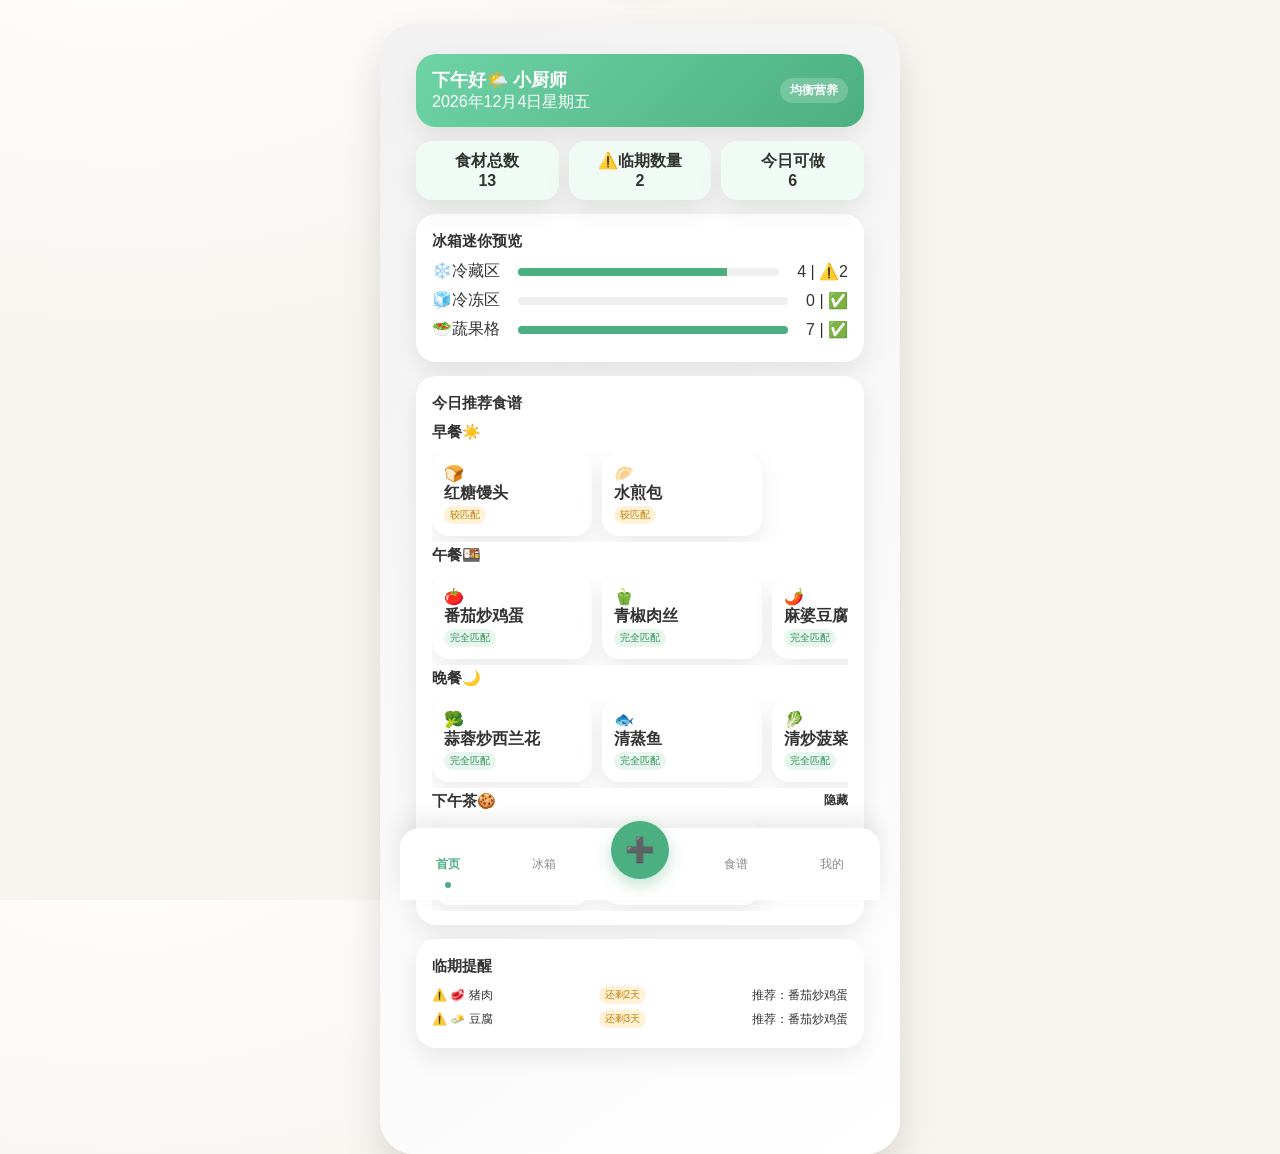
<file: v5.html>
﻿<!doctype html>
<html lang="zh-CN">
<head>
  <meta charset="utf-8" />
  <meta name="viewport" content="width=device-width, initial-scale=1, viewport-fit=cover" />
  <title>冰箱管家</title>
  <style>
    :root{--p:#4CAF82;--s:#FF8C42;--bg:#F8F5F0;--card:#fff;--t:#333;--m:#888;--danger:#FF5252;--warn:#FFB300;--shadow:0 10px 25px rgba(0,0,0,.08);--r:20px;--nav:72px;--safe:env(safe-area-inset-bottom);--font:"Nunito","Segoe UI","PingFang SC","Microsoft YaHei",sans-serif}
    [data-theme="dark"]{--bg:#121212;--card:#1E1E1E;--t:#EDEDED;--m:#A0A0A0;--shadow:0 10px 25px rgba(0,0,0,.35)}
    *{box-sizing:border-box} html,body{height:100%} body{margin:0;background:radial-gradient(1200px 800px at 10% -10%,#fff 0%,var(--bg) 55%);color:var(--t);font-family:var(--font)}
    .app{max-width:480px;margin:0 auto;min-height:100%;padding-bottom:calc(var(--nav) + var(--safe));animation:fadeIn .5s}
    .frame{max-width:520px;margin:24px auto;padding:12px;border-radius:34px;background:linear-gradient(145deg,#f1f1f1,#fff);box-shadow:0 20px 40px rgba(0,0,0,.12)}
    @media(max-width:560px){.frame{padding:0;background:transparent;box-shadow:none;margin:0}}
    .page{padding:18px 16px 8px;display:none;animation:fadeIn .35s} .page.active{display:block}
    .card{background:var(--card);border-radius:var(--r);box-shadow:var(--shadow);padding:14px 16px;margin-bottom:14px;transition:transform .18s ease, box-shadow .18s ease}
    .card.float:hover{transform:translateY(-4px);transition:.18s}
    .card:active{transform:translateY(1px)}
    .row{display:flex;gap:10px;align-items:center} .space{justify-content:space-between}
    .pill{padding:4px 10px;border-radius:999px;background:#eaf7f1;color:var(--p);font-size:12px;font-weight:700}
    .btn{border:0;background:var(--p);color:#fff;padding:10px 14px;border-radius:14px;font-weight:700;cursor:pointer;min-height:44px;transition:transform .12s,box-shadow .2s;box-shadow:0 6px 16px rgba(76,175,130,.35)}
    .btn.secondary{background:var(--s);box-shadow:0 6px 16px rgba(255,140,66,.35)}
    .btn.ghost{background:transparent;color:var(--t);border:1px dashed rgba(0,0,0,.15);box-shadow:none}
    .btn:active{transform:scale(.97)}
    .title{font-size:18px;font-weight:800} .sec{font-size:15px;font-weight:800;margin:4px 0 10px}
    .nav{position:fixed;left:50%;transform:translateX(-50%);bottom:0;width:min(480px,100%);height:calc(var(--nav) + var(--safe));background:var(--card);box-shadow:0 -10px 25px rgba(0,0,0,.08);border-radius:20px 20px 0 0;display:grid;grid-template-columns:repeat(5,1fr);align-items:center;padding-bottom:var(--safe);z-index:20}
    .nav .tab{text-align:center;font-size:12px;color:var(--m);cursor:pointer;min-height:64px;display:flex;align-items:center;justify-content:center;position:relative} 
    .nav .tab.active{color:var(--p);font-weight:800}
    .nav .tab.pressed{transform:scale(.96)}
    .nav .tab::after{content:"";position:absolute;bottom:8px;left:50%;width:6px;height:6px;border-radius:50%;background:var(--p);transform:translateX(-50%) scale(0);transition:.2s}
    .nav .tab.active::after{transform:translateX(-50%) scale(1)}
    .nav .plus{margin-top:-28px} .nav .plus .btn{width:58px;height:58px;border-radius:50%;padding:0;font-size:24px}
    .welcome{background:linear-gradient(135deg,#6ed3a6,var(--p));color:#fff} .welcome .pill{background:rgba(255,255,255,.2);color:#fff}
    .stat{display:grid;grid-template-columns:repeat(3,1fr);gap:10px} .stat .card{text-align:center;padding:10px 6px;border-radius:16px;background:#f1fbf6;font-weight:800}
    .progress{height:8px;background:#f0f0f0;border-radius:999px;overflow:hidden} .progress span{display:block;height:100%;background:var(--p)}
    .scroll{display:flex;gap:10px;overflow-x:auto;padding-bottom:6px}
    .recipe{min-width:160px;background:var(--card);border-radius:18px;padding:12px;box-shadow:var(--shadow);cursor:pointer;transition:transform .18s ease}
    .recipe:active{transform:scale(.98)}
    .tabs{display:flex;gap:10px;overflow-x:auto;margin-bottom:10px}
    .tab-pill{white-space:nowrap;padding:8px 12px;border-radius:999px;background:#f1f1f1;font-size:12px;cursor:pointer;min-height:44px;display:inline-flex;align-items:center}
    .tab-pill.active{background:var(--p);color:#fff;font-weight:800}
    .grid2{display:grid;grid-template-columns:repeat(3,1fr);gap:8px}
    @media(max-width:420px){.grid2{grid-template-columns:repeat(2,1fr)}}
    .food{background:var(--card);border-radius:16px;padding:8px;box-shadow:var(--shadow);position:relative;min-height:96px;transition:transform .18s ease}
    .food:active{transform:scale(.98)}
    .food .emoji{font-size:26px;text-align:center} .food .name{font-weight:800;font-size:14px;text-align:center}
    .tag{font-size:10px;padding:2px 6px;border-radius:999px;display:inline-block}
    .tag.ok{background:#e7f7ee;color:#2e8b57} .tag.warn{background:#fff2d6;color:#c47d00;animation:blink 1.2s infinite} .tag.bad{background:#ffe0e0;color:#c0392b}
    .acts{position:absolute;top:6px;right:6px;display:flex;gap:4px;opacity:.6}
    .icon{border:1px solid #e6e6e6;background:transparent;border-radius:6px;padding:2px 4px;cursor:pointer;min-height:22px;font-size:11px;color:var(--m)}
    #soonList .row{font-size:12px}
    .search{display:flex;gap:8px;margin-bottom:10px} .search input{width:100%;padding:12px 14px;border-radius:14px;border:1px solid #e3e3e3;font-size:14px;min-height:44px;background:var(--card);color:var(--t)}
    .empty{text-align:center;padding:30px 10px;color:var(--m)} .empty .emoji{font-size:40px}
    .form{display:grid;grid-template-columns:1fr 1fr;gap:10px} .form .full{grid-column:1/-1}
    .form label{font-size:12px;color:var(--m);display:block;margin:4px 0 6px}
    .form input,.form select,.form textarea{width:100%;padding:10px 12px;border-radius:12px;border:1px solid #e2e2e2;font-size:14px;min-height:44px;background:var(--card);color:var(--t)}
    .upload{border:2px dashed #d8d8d8;border-radius:16px;padding:16px;text-align:center;color:var(--m)}
    .preview{width:100%;border-radius:16px;margin-top:10px}
    .subtabs{display:flex;gap:8px;margin-bottom:10px;overflow-x:auto;flex-wrap:nowrap;-webkit-overflow-scrolling:touch}
    .sub{padding:8px 12px;border-radius:999px;background:#f1f1f1;cursor:pointer;min-height:44px;display:inline-flex;align-items:center;white-space:nowrap}
    .sub.active{background:var(--p);color:#fff;font-weight:800}
    .line{display:flex;align-items:center;gap:10px;padding:10px;border-radius:14px;background:var(--card);box-shadow:var(--shadow);margin-bottom:8px;cursor:pointer;transition:transform .18s ease}
    .line:active{transform:scale(.99)}
    .week{display:grid;grid-template-columns:repeat(7,1fr);gap:6px;font-size:11px}
    .cell{background:var(--card);border-radius:10px;padding:6px;min-height:54px;display:flex;align-items:center;justify-content:center;box-shadow:var(--shadow);cursor:pointer;transition:transform .18s ease}
    .cell:active{transform:scale(.98)}
    .lib .card{display:flex;gap:10px;align-items:center}
    .lib-emoji{width:64px;height:64px;border-radius:16px;background:#fff3e6;display:flex;align-items:center;justify-content:center;font-size:26px}
    .toast{position:fixed;top:-60px;left:50%;transform:translateX(-50%);background:var(--card);color:var(--t);padding:10px 16px;border-radius:999px;box-shadow:var(--shadow);z-index:30;transition:top .3s}
    .toast.show{top:20px}
    .modal{position:fixed;inset:0;background:rgba(0,0,0,.3);backdrop-filter:blur(6px);display:none;z-index:40}
    .modal.active{display:block}
    .panel{position:absolute;left:0;right:0;bottom:0;background:var(--card);border-radius:24px 24px 0 0;padding:16px;max-height:92%;overflow-y:auto;animation:up .3s}
    .module{background:var(--card);border-radius:16px;box-shadow:var(--shadow);padding:10px;margin-bottom:10px}
    .info-grid{display:grid;grid-template-columns:repeat(2,1fr);gap:8px}
    .info-chip{background:#f1fbf6;border-radius:12px;padding:8px 10px;font-size:12px;font-weight:700}
    [data-theme="dark"] .info-chip{background:#1b2a25}
    .fridge-layout{display:grid;grid-template-columns:repeat(2,1fr);gap:10px}
    .fridge-layout.haier{grid-template-columns:repeat(2,1fr);grid-template-rows:repeat(6,60px);gap:8px}
    .fridge-cell{border:2px dashed #e2e2e2;border-radius:14px;padding:10px;min-height:70px;position:relative;background:linear-gradient(180deg,#ffffff,#f7faf8)}
    .fridge-cell.fridge{grid-column:1 / span 2;grid-row:1 / span 2}
    .fridge-cell.fresh{grid-column:1 / span 2;grid-row:3 / span 1}
    .fridge-cell.drawers{grid-column:1 / span 2;grid-row:4 / span 1}
    .fridge-cell.freezer{grid-column:1 / span 2;grid-row:5 / span 2}
    .fridge-cell .label{font-weight:800}
    .fridge-cell .count{position:absolute;right:10px;top:10px;font-size:12px;color:var(--m)}
    .fridge-cell .mini{font-size:22px}
    [data-theme="dark"] .fridge-cell{background:linear-gradient(180deg,#1b1f1e,#171a19);border-color:#2a2a2a}
    .kpi{display:grid;grid-template-columns:repeat(4,1fr);gap:8px}
    .kpi .card{padding:10px}
    .kpi .value{font-weight:800;font-size:16px}
    .plan-list{display:flex;flex-direction:column;gap:8px}
    .plan-item{background:#f7faf8;border-radius:12px;padding:8px 10px;display:flex;align-items:center;gap:8px;cursor:grab}
    .plan-item.dragging{opacity:.5}
    .handle{font-size:16px}
    .plan-item .remove{margin-left:auto;border:0;background:#eee;border-radius:8px;padding:4px 8px;cursor:pointer}
    [data-theme="dark"] .plan-item{background:#1b2421}
    canvas{width:100%;height:120px}
    @keyframes blink{0%,100%{opacity:1}50%{opacity:.4}} @keyframes fadeIn{from{opacity:0}to{opacity:1}} @keyframes up{from{transform:translateY(40px)}to{transform:translateY(0)}}
  </style>
</head>
<body>
  <div class="frame">
    <div id="app" class="app" data-theme="light">
      <section class="page active" data-page="home">
        <div class="card welcome">
          <div class="row space">
            <div>
              <div id="greeting" class="title">早上好☀️ 小厨师</div>
              <div id="today" class="muted">2026-03-03</div>
            </div>
            <div class="pill" id="goalPill">均衡营养</div>
          </div>
        </div>
        <div class="stat">
          <div class="card"><div>食材总数</div><div id="statTotal">0</div></div>
          <div class="card"><div>⚠️临期数量</div><div id="statSoon">0</div></div>
          <div class="card"><div>今日可做</div><div id="statCook">0</div></div>
        </div>
        <div class="card float">
          <div class="sec">冰箱迷你预览</div>
          <div id="miniFridge"></div>
        </div>
        <div class="card">
          <div class="sec">今日推荐食谱</div>
          <div id="todayRecipes"></div>
        </div>
        <div class="card" id="soonListCard" style="display:none;">
          <div class="sec">临期提醒</div>
          <div id="soonList"></div>
        </div>
      </section>

      <section class="page" data-page="fridge">
        <div class="row space">
          <div class="title">冰箱库存</div>
          <button class="btn secondary" id="clearExpiredBtn">清理过期</button>
        </div>
        <div class="search"><input id="searchInput" placeholder="🔍 搜索食材" /></div>
        <div class="tabs" id="zoneTabs"></div>
        <div class="tabs" id="categoryTabs"></div>
        <div id="fridgeList"></div>
      </section>

      <section class="page" data-page="manage">
        <div class="title">管理食材</div>
        <div class="subtabs" id="manageTabs"></div>
        <div id="manageContent"></div>
      </section>

      <section class="page" data-page="recipes">
        <div class="title">食谱中心</div>
        <div class="subtabs" id="recipeTabs"></div>
        <div id="recipeContent"></div>
      </section>

      <section class="page" data-page="me">
        <div id="meContent"></div>
      </section>
    </div>
  </div>

  <nav class="nav">
    <div class="tab active" data-target="home">首页</div>
    <div class="tab" data-target="fridge">冰箱</div>
    <div class="tab plus" data-target="manage"><button class="btn">➕</button></div>
    <div class="tab" data-target="recipes">食谱</div>
    <div class="tab" data-target="me">我的</div>
  </nav>

  <div id="toast" class="toast">提示</div>

  <div id="recipeModal" class="modal">
    <div class="panel">
      <div class="row space">
        <div id="modalTitle" class="title">🍳 食谱</div>
        <div>
          <button class="btn ghost" id="modalFavBtn">❤️</button>
          <button class="btn ghost" id="modalClose">✕</button>
        </div>
      </div>
      <div id="modalMeta" class="muted" style="margin:6px 0 10px;"></div>
      <div id="modalInfo"></div>
      <div class="sec">食材清单</div>
      <div id="modalIngredients"></div>
      <div class="sec">烹饪步骤</div>
      <div id="modalSteps"></div>
      <div id="modalMissing"></div>
      <div class="row space" style="margin-top:12px;">
        <button class="btn ghost" id="addShoppingBtn">加入购物清单</button>
        <button class="btn secondary" id="markCookedBtn">✅标记已做</button>
      </div>
    </div>
  </div>

  <div id="confirmModal" class="modal">
    <div class="panel">
      <div class="title">确认操作</div>
      <div id="confirmText" class="muted" style="margin:10px 0 16px;">确定要执行吗？</div>
      <div class="row space">
        <button class="btn ghost" id="confirmCancel">取消</button>
        <button class="btn secondary" id="confirmOk">确认</button>
      </div>
    </div>
  </div>

  <script>
    const STORAGE_KEY="fridge_butler_v1";
    const todayStr=()=>new Date().toISOString().slice(0,10);
    const calorieHints={番茄:18,鸡蛋:155,猪肉:395,牛肉:250,鸡胸肉:133,土豆:81,西兰花:34,黄瓜:16,豆腐:81,牛奶:65,大米:346,面粉:361,胡萝卜:41,菠菜:28,青椒:27,洋葱:40,蘑菇:26,虾:93,鱼:113,苹果:52,香蕉:89,橙子:47};
    const recipeSeeds={
      "家常菜":[
        {name:"番茄炒鸡蛋",emoji:"🍅"},{name:"青椒肉丝",emoji:"🫑"},{name:"麻婆豆腐",emoji:"🌶️"},{name:"蒜蓉炒西兰花",emoji:"🥦"},{name:"清炒土豆丝",emoji:"🥔"},
        {name:"鱼香肉丝",emoji:"🐟"},{name:"清蒸鱼",emoji:"🐟"},{name:"虾仁炒蛋",emoji:"🦐"},{name:"清炒菠菜",emoji:"🥬"},{name:"清炒蘑菇",emoji:"🍄"},
        {name:"清炒黄瓜",emoji:"🥒"},{name:"家常煎豆腐",emoji:"🍲"},{name:"清炒豆腐",emoji:"🍲"},{name:"清炒土豆胡萝卜",emoji:"🥕"},{name:"清炒蘑菇豆腐",emoji:"🍄"},
        {name:"清炒黄瓜鸡蛋",emoji:"🥒"},{name:"清炒青椒豆腐",emoji:"🫑"},{name:"清炒胡萝卜青椒",emoji:"🥕"},{name:"清炒豆芽胡萝卜",emoji:"🌱"},{name:"红烧肉",emoji:"🥩"}
      ],
      "汤类":[
        {name:"番茄蛋花汤",emoji:"🍲"},{name:"紫菜蛋花汤",emoji:"🌊"},{name:"冬瓜排骨汤",emoji:"🥒"},{name:"葱花蛋汤",emoji:"🥣"},{name:"蘑菇鸡蛋汤",emoji:"🍄"},
        {name:"土豆炖排骨",emoji:"🍖"},{name:"玉米排骨汤",emoji:"🌽"},{name:"海带排骨汤",emoji:"🥣"},{name:"萝卜牛腩汤",emoji:"🥕"},{name:"紫菜豆腐汤",emoji:"🌊"},
        {name:"菌菇汤",emoji:"🍄"},{name:"番茄豆腐汤",emoji:"🍲"},{name:"西红柿牛腩汤",emoji:"🍅"},{name:"三鲜汤",emoji:"🥣"},{name:"冬瓜虾仁汤",emoji:"🦐"},
        {name:"酸辣汤",emoji:"🌶️"},{name:"青菜豆腐汤",emoji:"🥬"},{name:"丝瓜蛋汤",emoji:"🥚"},{name:"胡萝卜排骨汤",emoji:"🥕"},{name:"山药排骨汤",emoji:"🥔"}
      ],
      "凉菜":[
        {name:"凉拌黄瓜",emoji:"🥒"},{name:"番茄鸡蛋沙拉",emoji:"🥗"},{name:"凉拌西兰花",emoji:"🥦"},{name:"凉拌菠菜",emoji:"🥬"},{name:"蔬菜沙拉",emoji:"🥗"},
        {name:"凉拌木耳",emoji:"🍄"},{name:"凉拌豆腐丝",emoji:"🍲"},{name:"凉拌海带丝",emoji:"🌊"},{name:"酸甜萝卜",emoji:"🥕"},{name:"凉拌秋葵",emoji:"🥬"},
        {name:"麻酱黄瓜",emoji:"🥒"},{name:"香拌金针菇",emoji:"🍄"},{name:"蒜蓉生菜",emoji:"🥬"},{name:"凉拌番茄",emoji:"🍅"},{name:"凉拌土豆丝",emoji:"🥔"},
        {name:"凉拌豆芽",emoji:"🌱"},{name:"凉拌茄子",emoji:"🍆"},{name:"凉拌紫甘蓝",emoji:"🥗"},{name:"凉拌三丝",emoji:"🥕"},{name:"凉拌西红柿",emoji:"🍅"}
      ],
      "中式包点":[
        {name:"小笼包",emoji:"🥟"},{name:"豆沙包",emoji:"🥠"},{name:"肉包",emoji:"🥟"},{name:"菜包",emoji:"🥟"},{name:"灌汤包",emoji:"🥟"},
        {name:"烧麦",emoji:"🥟"},{name:"葱花卷",emoji:"🥖"},{name:"奶黄包",emoji:"🥠"},{name:"玉米馒头",emoji:"🌽"},{name:"红糖馒头",emoji:"🍞"},
        {name:"锅贴",emoji:"🥟"},{name:"韭菜盒子",emoji:"🥟"},{name:"水煎包",emoji:"🥟"},{name:"生煎",emoji:"🥟"},{name:"虾饺",emoji:"🥟"},
        {name:"萝卜丝包",emoji:"🥟"},{name:"芹菜包",emoji:"🥟"},{name:"豆腐包",emoji:"🥟"},{name:"紫薯包",emoji:"🍠"},{name:"枣泥包",emoji:"🥠"}
      ],
      "烘焙":[
        {name:"牛奶吐司",emoji:"🍞"},{name:"全麦面包",emoji:"🥖"},{name:"香蕉面包",emoji:"🍌"},{name:"海绵蛋糕",emoji:"🍰"},{name:"巧克力蛋糕",emoji:"🍫"},
        {name:"蛋挞",emoji:"🥧"},{name:"曲奇饼干",emoji:"🍪"},{name:"纸杯蛋糕",emoji:"🧁"},{name:"芝士蛋糕",emoji:"🧀"},{name:"英式司康",emoji:"🥐"},
        {name:"红豆牛奶面包",emoji:"🍞"},{name:"抹茶蛋糕",emoji:"🍰"},{name:"草莓蛋糕",emoji:"🍓"},{name:"可可曲奇",emoji:"🍪"},{name:"牛角面包",emoji:"🥐"},
        {name:"吐司布丁",emoji:"🍮"},{name:"奶香司康",emoji:"🥐"},{name:"椰蓉面包",emoji:"🥥"},{name:"南瓜面包",emoji:"🎃"},{name:"蜂蜜小面包",emoji:"🍞"}
      ],
      "甜品":[
        {name:"炖蛋",emoji:"🍮"},{name:"芒果布丁",emoji:"🥭"},{name:"水果酸奶杯",emoji:"🥤"},{name:"红豆沙",emoji:"🍮"},{name:"豆花",emoji:"🍮"},
        {name:"奶冻",emoji:"🍮"},{name:"双皮奶",emoji:"🥛"},{name:"芝麻糊",emoji:"🥣"},{name:"银耳羹",emoji:"🥣"},{name:"水果沙拉",emoji:"🍓"},
        {name:"南瓜羹",emoji:"🎃"},{name:"椰奶布丁",emoji:"🥥"},{name:"草莓慕斯",emoji:"🍓"},{name:"巧克力慕斯",emoji:"🍫"},{name:"芋泥甜品",emoji:"🍠"},
        {name:"奶茶布丁",emoji:"🧋"},{name:"桂花糯米藕",emoji:"🍯"},{name:"紫薯泥",emoji:"🍠"},{name:"冰粉",emoji:"🍧"},{name:"杨枝甘露",emoji:"🥭"}
      ],
      "饮品":[
        {name:"燕麦牛奶",emoji:"🥛"},{name:"水果奶昔",emoji:"🍓"},{name:"柠檬水",emoji:"🍋"},{name:"蜂蜜柚子茶",emoji:"🍯"},{name:"红枣茶",emoji:"🍵"},
        {name:"豆浆",emoji:"🥛"},{name:"酸奶昔",emoji:"🥤"},{name:"香蕉牛奶",emoji:"🍌"},{name:"草莓牛奶",emoji:"🍓"},{name:"可可牛奶",emoji:"🍫"},
        {name:"椰奶拿铁",emoji:"🥥"},{name:"抹茶拿铁",emoji:"🍵"},{name:"红豆奶茶",emoji:"🧋"},{name:"姜茶",emoji:"🫚"},{name:"玉米汁",emoji:"🌽"},
        {name:"苹果汁",emoji:"🍎"},{name:"橙汁",emoji:"🍊"},{name:"西瓜汁",emoji:"🍉"},{name:"蓝莓酸奶",emoji:"🫐"},{name:"芒果酸奶",emoji:"🥭"}
      ],
      "主食":[
        {name:"白米饭",emoji:"🍚"},{name:"炒米饭",emoji:"🍳"},{name:"番茄鸡蛋面",emoji:"🍜"},{name:"鸡蛋三明治",emoji:"🥪"},{name:"南瓜粥",emoji:"🎃"},
        {name:"红薯粥",emoji:"🍠"},{name:"蛋炒饭",emoji:"🍳"},{name:"牛肉面",emoji:"🍜"},{name:"鸡汤面",emoji:"🍜"},{name:"阳春面",emoji:"🍜"},
        {name:"杂粮饭",emoji:"🍚"},{name:"鸡丝粥",emoji:"🥣"},{name:"虾仁粥",emoji:"🦐"},{name:"皮蛋瘦肉粥",emoji:"🥣"},{name:"番茄炒饭",emoji:"🍅"},
        {name:"咖喱饭",emoji:"🍛"},{name:"蔬菜炒饭",emoji:"🥗"},{name:"盖浇饭",emoji:"🍚"},{name:"意面",emoji:"🍝"},{name:"牛肉盖饭",emoji:"🍚"}
      ]
    };
    const categoryMeta={
      "家常菜":{mealType:["午餐","晚餐"],level:"中等",cal:320,tags:["快手菜","高蛋白"],time:20},
      "汤类":{mealType:["午餐","晚餐"],level:"低卡",cal:160,tags:["清淡"],time:25},
      "凉菜":{mealType:["午餐","晚餐"],level:"低卡",cal:120,tags:["减脂友好"],time:10},
      "中式包点":{mealType:["早餐"],level:"中等",cal:260,tags:["饱腹"],time:45},
      "烘焙":{mealType:["下午茶","早餐"],level:"中等",cal:260,tags:["甜品"],time:50},
      "甜品":{mealType:["下午茶"],level:"中等",cal:220,tags:["甜品"],time:20},
      "饮品":{mealType:["下午茶","早餐"],level:"低卡",cal:180,tags:["清爽"],time:5},
      "主食":{mealType:["早餐","午餐","晚餐"],level:"中等",cal:320,tags:["基础主食"],time:25}
    };
    function buildRecipe(cat,it,idx){
      const meta=categoryMeta[cat];
      const diff=meta.level==="低卡"?"简单":meta.level==="高热量"?"偏难":"中等";
      const ingredientsPool={
        "家常菜":["鸡蛋","番茄","黄瓜","西兰花","土豆","猪肉","豆腐","青椒"],
        "汤类":["番茄","鸡蛋","排骨","冬瓜","紫菜","蘑菇","豆腐"],
        "凉菜":["黄瓜","番茄","菠菜","生菜","木耳","豆芽"],
        "中式包点":["面粉","猪肉","豆沙","蔬菜","酵母"],
        "烘焙":["面粉","鸡蛋","牛奶","黄油","糖"],
        "甜品":["牛奶","鸡蛋","水果","糖","吉利丁"],
        "饮品":["牛奶","水果","蜂蜜","燕麦","酸奶"],
        "主食":["大米","面条","鸡蛋","蔬菜","肉类"]
      }[cat] || ["食材A","食材B","食材C"];
      const pick=(arr)=>arr[Math.floor(Math.random()*arr.length)];
      const ing=[{name:pick(ingredientsPool),amount:1,unit:"份"},{name:pick(ingredientsPool),amount:1,unit:"份"},{name:pick(ingredientsPool),amount:1,unit:"份"}];
      return {
        name:it.name,emoji:it.emoji,category:cat,mealType:meta.mealType,difficulty:diff,time:meta.time+(idx%3)*5,servings:2,
        totalCalories:meta.cal+(idx%5)*20,caloriesLevel:meta.level,healthTags:meta.tags,
        ingredients:ing,
        steps:["准备食材，清洗切配备用。","按顺序下锅/搅拌处理主料。","加入调味并继续处理至熟。","装盘即可，注意口感与火候。"]
      };
    }
    const recipesDB=Object.entries(recipeSeeds).flatMap(([cat,items])=>items.map((it,idx)=>buildRecipe(cat,it,idx)));

    const defaultData={user:{name:"小厨师",goal:"均衡营养",avatar:"👩‍🍳",remindDays:3,darkMode:false,people:1,showSnack:true,fridgeLayout:"单门冰箱"},fridge:[
      {id:1,name:"番茄",emoji:"🍅",qty:3,unit:"个",category:"蔬菜",zone:"冷藏",expire:addDays(7),calories:18,note:""},
      {id:2,name:"鸡蛋",emoji:"🥚",qty:6,unit:"个",category:"蛋奶",zone:"冷藏",expire:addDays(14),calories:155,note:""},
      {id:3,name:"土豆",emoji:"🥔",qty:2,unit:"个",category:"蔬菜",zone:"蔬果格",expire:addDays(10),calories:81,note:""},
      {id:4,name:"猪肉",emoji:"🥩",qty:300,unit:"克",category:"肉类",zone:"冷藏",expire:addDays(2),calories:395,note:"临期"},
      {id:5,name:"豆腐",emoji:"🧈",qty:1,unit:"盒",category:"蛋奶",zone:"冷藏",expire:addDays(3),calories:81,note:"临期"},
      {id:6,name:"葱",emoji:"🧅",qty:1,unit:"把",category:"蔬菜",zone:"蔬果格",expire:addDays(5),calories:27,note:""},
      {id:7,name:"大蒜",emoji:"🧄",qty:1,unit:"头",category:"调料",zone:"门架",expire:addDays(30),calories:0,note:""},
      {id:8,name:"西兰花",emoji:"🥦",qty:1,unit:"棵",category:"蔬菜",zone:"蔬果格",expire:addDays(4),calories:34,note:""},
      {id:9,name:"黄瓜",emoji:"🥒",qty:2,unit:"根",category:"蔬菜",zone:"蔬果格",expire:addDays(6),calories:16,note:""},
      {id:10,name:"生抽",emoji:"🍶",qty:1,unit:"瓶",category:"调料",zone:"门架",expire:addDays(180),calories:0,note:""},
      {id:11,name:"苹果",emoji:"🍎",qty:3,unit:"个",category:"其他",zone:"蔬果格",expire:addDays(7),calories:52,note:""},
      {id:12,name:"香蕉",emoji:"🍌",qty:4,unit:"根",category:"其他",zone:"蔬果格",expire:addDays(5),calories:89,note:""},
      {id:13,name:"橙子",emoji:"🍊",qty:3,unit:"个",category:"其他",zone:"蔬果格",expire:addDays(8),calories:47,note:""}
    ],favorites:[],cookedLog:[],weeklyPlan:{},todayPlan:{},shopping:{today:[],week:[]},dataLog:genDataLog()};

    function addDays(n){const d=new Date();d.setDate(d.getDate()+n);return d.toISOString().slice(0,10)}
    function genDataLog(){const t=new Date();const res=[];for(let i=6;i>=0;i--){const d=new Date(t);d.setDate(d.getDate()-i);res.push({date:d.toISOString().slice(0,10),added:Math.floor(Math.random()*4)+1,wasted:Math.floor(Math.random()*2),cooked:Math.floor(Math.random()*3),calories:1300+Math.floor(Math.random()*700)})}return res}
    function loadState(){const raw=localStorage.getItem(STORAGE_KEY);if(!raw) return structuredClone(defaultData);try{return JSON.parse(raw)}catch{return structuredClone(defaultData)}}
    function saveState(){localStorage.setItem(STORAGE_KEY,JSON.stringify(state))}
    let state=loadState();
    if(!state.todayPlan) state.todayPlan={};
    if(!state.shopping) state.shopping={today:[],week:[]};
    if(!state.user.people) state.user.people=1;
    if(state.user.showSnack===undefined) state.user.showSnack=true;
    if(!state.user.fridgeLayout) state.user.fridgeLayout="单门冰箱";

    const $=(s,e=document)=>e.querySelector(s); const $$=(s,e=document)=>Array.from(e.querySelectorAll(s));
    function toast(t){const el=$("#toast");el.textContent=t;el.classList.add("show");setTimeout(()=>el.classList.remove("show"),2000)}
    function confirmBox(text,onOk){$("#confirmText").textContent=text;const m=$("#confirmModal");m.classList.add("active");
      const ok=()=>{m.classList.remove("active");onOk?.();clean()};const cancel=()=>{m.classList.remove("active");clean()};
      const clean=()=>{$("#confirmOk").removeEventListener("click",ok);$("#confirmCancel").removeEventListener("click",cancel)};
      $("#confirmOk").addEventListener("click",ok);$("#confirmCancel").addEventListener("click",cancel)}
    const daysLeft=exp=>Math.ceil((new Date(exp)-new Date())/(1000*3600*24));
    const statusTag=item=>{const l=daysLeft(item.expire);if(l<0)return{text:"❌已过期",cls:"bad"};if(l<=state.user.remindDays)return{text:`⚠️还剩${l}天`,cls:"warn"};return{text:"✅新鲜",cls:"ok"}};
    function score(recipe,meal=""){const names=state.fridge.map(f=>f.name);const matched=recipe.ingredients.filter(i=>names.includes(i.name)).length;const match=matched/recipe.ingredients.length;
      let health=.5;if(state.user.goal.includes("减脂"))health=recipe.caloriesLevel==="低卡"?1:recipe.caloriesLevel==="中等"?.6:.2;
      if(state.user.goal.includes("增肌"))health=recipe.healthTags.includes("高蛋白")?1:.4;
      if(state.user.goal.includes("均衡"))health=recipe.caloriesLevel==="中等"?1:.6;
      const soon=state.fridge.filter(f=>daysLeft(f.expire)<=state.user.remindDays).map(f=>f.name);
      const soonBoost=recipe.ingredients.some(i=>soon.includes(i.name))?.3:0;const timeFit=meal && recipe.mealType.includes(meal)?1:.5;
      return match*.4+health*.3+soonBoost*.2+timeFit*.1}

    function renderHome(){
      const now=new Date();const h=now.getHours();const g=h<12?"早上好☀️":h<18?"下午好🌤️":"晚上好🌙";
      $("#greeting").textContent=`${g} ${state.user.name}`;$("#today").textContent=now.toLocaleDateString("zh-CN",{year:"numeric",month:"long",day:"numeric",weekday:"long"});
      $("#goalPill").textContent=state.user.goal;
      $("#statTotal").textContent=state.fridge.length;
      $("#statSoon").textContent=state.fridge.filter(f=>daysLeft(f.expire)<=state.user.remindDays&&daysLeft(f.expire)>=0).length;
      $("#statCook").textContent=getToday().length;
      const zones=["冷藏","冷冻","蔬果格"];
      $("#miniFridge").innerHTML=zones.map(z=>{
        const items=state.fridge.filter(f=>f.zone===z);const soon=items.filter(f=>daysLeft(f.expire)<=state.user.remindDays&&daysLeft(f.expire)>=0).length;const pct=Math.min(100,items.length*20);
        return `<div class="row space" style="margin:8px 0;cursor:pointer" data-zone="${z}">
          <div>${z==="冷藏"?"❄️冷藏区":z==="冷冻"?"🧊冷冻区":"🥗蔬果格"}</div>
          <div style="flex:1;margin:0 8px"><div class="progress"><span style="width:${pct}%"></span></div></div>
          <div>${items.length} | ${soon>0?`⚠️${soon}`:"✅"}</div>
        </div>`}).join("");
      $$("#miniFridge [data-zone]").forEach(el=>el.onclick=()=>{go("fridge");activeZone=el.dataset.zone;renderFridge()});
      const group=getTodayGroup();
      const showSnack = state.user.showSnack;
      const homeMeals=["早餐","午餐","晚餐"].concat(state.user.showSnack?["下午茶"]:[]);
      $("#todayRecipes").innerHTML=homeMeals.map(t=>`<div class="sec">${t==="早餐"?"早餐☀️":t==="午餐"?"午餐🍱":t==="晚餐"?"晚餐🌙":"下午茶🍪"}
        ${t==="下午茶"?`<span style="float:right;font-size:12px;cursor:pointer" id="hideSnack">隐藏</span>`:""}
      </div>
        <div class="scroll">${group[t].map(r=>recipeCard(r)).join("")}</div>`).join("");
      bindRecipeCards();
      $("#hideSnack")?.addEventListener("click",()=>{state.user.showSnack=false;saveState();renderHome();});
      const soonList=state.fridge.filter(f=>daysLeft(f.expire)<=state.user.remindDays&&daysLeft(f.expire)>=0);
      if(!soonList.length){$("#soonListCard").style.display="none"}else{
        $("#soonListCard").style.display="block";
        $("#soonList").innerHTML=soonList.map(f=>{
          const r=recipesDB.find(x=>x.ingredients.some(i=>i.name===f.name));
          return `<div class="row space" style="margin:6px 0">
            <div>⚠️ ${f.emoji||"🍽️"} ${f.name}</div>
            <div class="tag warn">还剩${daysLeft(f.expire)}天</div>
            <div class="muted">${r?`推荐：${r.name}`:""}</div>
          </div>`}).join("");
      }
    }
    const getTop=(meal,n,exclude=new Set())=>recipesDB.filter(r=>r.mealType.includes(meal)&&!exclude.has(r.name))
      .map(r=>({r,s:score(r,meal)})).sort((a,b)=>b.s-a.s).slice(0,n).map(x=>x.r);
    const getToday=()=>["早餐","午餐","晚餐"].flatMap(m=>getTop(m,2));
    const getTodayGroup=()=>{
      const lunch=getTop("午餐",3);
      const used=new Set(lunch.map(x=>x.name));
      const dinner=getTop("晚餐",3,used);
      const breakfast=getTop("早餐",2);
      const snack=state.user.showSnack?getTop("下午茶",2):[];
      return {早餐:breakfast,午餐:lunch,晚餐:dinner,下午茶:snack};
    };
    const recipeCard=r=>{const m=score(r);const label=m>0.8?"完全匹配":m>0.6?"较匹配":"差1~2种";const c=m>0.8?"ok":"warn";
      return `<div class="recipe" data-recipe="${r.name}"><div class="emoji">${r.emoji}</div><div style="font-weight:800">${r.name}</div><div class="tag ${c}">${label}</div></div>`}
    const bindRecipeCards=()=>{$$(".recipe").forEach(el=>el.onclick=()=>openRecipe(el.dataset.recipe))};

    const zones=["全部","冷藏","冷冻","蔬果格","门架"];const categories=["全部","肉类","蔬菜","海鲜","蛋奶","调料","饮料","其他"];
    let activeZone="全部",activeCategory="全部";
    function renderFridge(){
      $("#zoneTabs").innerHTML=zones.map(z=>`<div class="tab-pill ${z===activeZone?"active":""}" data-zone="${z}">${z==="冷藏"?"❄️冷藏区":z==="冷冻"?"🧊冷冻区":z==="蔬果格"?"🥗蔬果格":z}</div>`).join("");
      $("#categoryTabs").innerHTML=categories.map(c=>`<div class="tab-pill ${c===activeCategory?"active":""}" data-cat="${c}">${c}</div>`).join("");
      $$("#zoneTabs .tab-pill").forEach(el=>el.onclick=()=>{activeZone=el.dataset.zone;renderFridge()});
      $$("#categoryTabs .tab-pill").forEach(el=>el.onclick=()=>{activeCategory=el.dataset.cat;renderFridge()});
      const q=$("#searchInput").value.trim();let list=state.fridge;
      if(activeZone!=="全部") list=list.filter(f=>f.zone===activeZone);
      if(activeCategory!=="全部") list=list.filter(f=>f.category===activeCategory);
      if(q) list=list.filter(f=>f.name.includes(q));
      if(!list.length){$("#fridgeList").innerHTML=`<div class="empty"><div class="emoji">🧊</div><div>冰箱空空的</div><button class="btn" id="goAddBtn">去添加</button></div>`;$("#goAddBtn")?.addEventListener("click",()=>go("manage"));return}
      $("#fridgeList").innerHTML=`<div class="grid2">${list.map(f=>{const st=statusTag(f);return `<div class="food" data-food="${f.id}">
        <div class="acts"><button class="icon" data-edit="${f.id}">✏️</button><button class="icon" data-del="${f.id}">❌</button></div>
        <div class="emoji">${f.emoji||"🍽️"}</div><div class="name">${f.name}</div>
        <div class="tag ${st.cls}">${st.text}</div>
      </div>`}).join("")}</div>`;
      $$("#fridgeList [data-edit]").forEach(el=>el.onclick=()=>{editId=Number(el.dataset.edit);manageTab="✏️手动录入";go("manage")});
      $$("#fridgeList [data-del]").forEach(el=>el.onclick=()=>confirmBox("确定删除该食材吗？",()=>{const id=Number(el.dataset.del);state.fridge=state.fridge.filter(f=>f.id!==id);saveState();renderAll();toast("已删除")}));
      $$("#fridgeList [data-food]").forEach(el=>el.addEventListener("click",(e)=>{if(e.target.closest(".acts"))return;openFoodModal(Number(el.dataset.food));}));
    }
    $("#searchInput").addEventListener("input",renderFridge);
    $("#clearExpiredBtn").addEventListener("click",()=>{const expired=state.fridge.filter(f=>daysLeft(f.expire)<0);if(!expired.length)return toast("没有已过期食材");
      confirmBox("确定清理所有已过期食材？",()=>{state.fridge=state.fridge.filter(f=>daysLeft(f.expire)>=0);saveState();renderAll();toast("已清理过期食材")})});

    let manageTab="✏️手动录入",editId=null;const manageTabs=["✏️手动录入","拍照识别","小票扫描"];
    function renderManage(){
      $("#manageTabs").innerHTML=manageTabs.map(t=>`<div class="sub ${t===manageTab?"active":""}" data-tab="${t}">${t}</div>`).join("");
      $$("#manageTabs .sub").forEach(el=>el.onclick=()=>{manageTab=el.dataset.tab;renderManage()});
      if(manageTab.includes("手动")) renderForm();
      if(manageTab.includes("拍照")) renderPhoto();
      if(manageTab.includes("小票")) renderReceipt();
    }
    function renderForm(){
      const item=state.fridge.find(f=>f.id===editId);
      $("#manageContent").innerHTML=`<div class="card"><div class="form">
        <div class="full"><label>食材名称*</label><input id="fName" value="${item?.name||""}" placeholder="如：番茄" /></div>
        <div><label>存放区域*</label><select id="fZone">${["冷藏","冷冻","蔬果格","门架"].map(z=>`<option ${item?.zone===z?"selected":""}>${z}</option>`).join("")}</select></div>
        <div><label>食材分类*</label><select id="fCat">${["肉类","蔬菜","海鲜","蛋奶","调料","饮料","其他"].map(c=>`<option ${item?.category===c?"selected":""}>${c}</option>`).join("")}</select></div>
        <div><label>数量*</label><input id="fQty" type="number" value="${item?.qty||1}" /></div>
        <div><label>单位*</label><input id="fUnit" value="${item?.unit||"个"}" placeholder="个/克/瓶" /></div>
        <div class="full"><label>过期日期*</label><input id="fExpire" type="date" value="${item?.expire||addDays(7)}" /></div>
        <div class="full"><label>高级选项</label>
          <div class="row space">
            <button class="btn ghost" id="toggleAdvanced">展开热量/备注</button>
            <div class="muted">可选</div>
          </div>
        </div>
        <div id="advancedBox" class="full" style="display:none;">
          <label>热量参考 (kcal/100g)</label><input id="fCal" type="number" value="${item?.calories||""}" placeholder="自动提示" />
          <label style="margin-top:8px;">备注</label><textarea id="fNote" rows="2">${item?.note||""}</textarea>
        </div>
      </div>
      <div class="row space" style="margin-top:12px;"><button class="btn ghost" id="cancelEdit">取消</button><button class="btn secondary" id="saveFood">✅确认保存</button></div></div>`;
      $("#fName").addEventListener("input",e=>{const n=e.target.value.trim();if(calorieHints[n])$("#fCal").value=calorieHints[n]});
      $("#toggleAdvanced").onclick=()=>{const box=$("#advancedBox");box.style.display=box.style.display==="none"?"block":"none"};
      $("#cancelEdit").onclick=()=>{editId=null;renderManage()}; $("#saveFood").onclick=saveFood;
    }
    function saveFood(){
      const name=$("#fName").value.trim(),zone=$("#fZone").value,category=$("#fCat").value,qty=Number($("#fQty").value),unit=$("#fUnit").value.trim(),expire=$("#fExpire").value,calories=Number($("#fCal").value||0),note=$("#fNote").value.trim();
      if(!name||!zone||!category||!qty||!unit||!expire) return toast("请完善必填项");
      const emoji=guessEmoji(name);
      if(editId){const i=state.fridge.findIndex(f=>f.id===editId);state.fridge[i]={...state.fridge[i],name,zone,category,qty,unit,expire,calories,note,emoji};toast("已更新食材")}
      else{state.fridge.push({id:Date.now(),name,zone,category,qty,unit,expire,calories,note,emoji});toast("已添加食材")}
      editId=null;saveState();renderAll();
    }
    function renderPhoto(){
      $("#manageContent").innerHTML=`<div class="card"><div class="upload"><div style="font-size:36px;">📷</div><div>拍照识别（模拟）</div><input id="photoInput" type="file" accept="image/*" />
        <div class="row space" style="margin-top:10px;"><button class="btn secondary" id="quickPhoto">选择图片并识别</button></div>
        <img id="photoPreview" class="preview" style="display:none" /><div id="photoResult"></div></div></div>`;
      $("#photoInput").addEventListener("change",handlePhoto); $("#quickPhoto").onclick=()=>$("#photoInput").click();
    }
    function handlePhoto(e){
      const file=e.target.files[0];if(!file) return;const url=URL.createObjectURL(file);$("#photoPreview").src=url;$("#photoPreview").style.display="block";
      $("#photoResult").innerHTML=`<div class="muted" style="margin:8px 0;">识别中...</div>`;
      setTimeout(()=>{const picks=shuffle(["番茄","鸡蛋","土豆","黄瓜","西兰花","豆腐","牛奶","虾","鱼","胡萝卜"]).slice(0,6);
        $("#photoResult").innerHTML=`<div class="sec">识别结果</div>${picks.map(p=>`<label style="display:block;margin:4px 0;"><input type="checkbox" value="${p}" checked /> ${p}</label>`).join("")}
        <button class="btn secondary" id="addFromPhoto">添加选中食材</button>`;
        $("#addFromPhoto").onclick=()=>{manageTab="✏️手动录入";renderManage();toast("已将选中食材预填到表单")};
      },1500);
    }
    function renderReceipt(){
      $("#manageContent").innerHTML=`<div class="card"><div class="upload"><div style="font-size:36px;">🧾</div><div>小票扫描（模拟）</div><input id="receiptInput" type="file" accept="image/*" />
        <div class="row space" style="margin-top:10px;"><button class="btn secondary" id="quickReceipt">选择图片并识别</button></div>
        <img id="receiptPreview" class="preview" style="display:none" /><div id="receiptResult"></div></div></div>`;
      $("#receiptInput").addEventListener("change",handleReceipt); $("#quickReceipt").onclick=()=>$("#receiptInput").click();
    }
    function handleReceipt(e){
      const file=e.target.files[0];if(!file) return;const url=URL.createObjectURL(file);$("#receiptPreview").src=url;$("#receiptPreview").style.display="block";
      $("#receiptResult").innerHTML=`<div class="muted" style="margin:8px 0;">识别中...</div>`;
      setTimeout(()=>{const items=shuffle(["番茄","鸡蛋","土豆","黄瓜","西兰花","豆腐","牛奶","虾"]).slice(0,5);
        $("#receiptResult").innerHTML=`<div class="sec">识别结果</div>${items.map(p=>`<label style="display:block;margin:4px 0;"><input type="checkbox" value="${p}" checked /> ${p}
          <input type="number" value="1" style="width:60px;margin-left:8px;" /> 个</label>`).join("")}
          <div class="row space"><button class="btn ghost" id="allReceipt">全选</button><button class="btn ghost" id="noneReceipt">取消全选</button></div>
          <button class="btn secondary" id="addReceipt">批量添加已选</button>`;
        $("#allReceipt").onclick=()=>$$(`#receiptResult input[type=checkbox]`).forEach(c=>c.checked=true);
        $("#noneReceipt").onclick=()=>$$(`#receiptResult input[type=checkbox]`).forEach(c=>c.checked=false);
        $("#addReceipt").onclick=()=>{manageTab="✏️手动录入";renderManage();toast("已批量添加到手动表单")};
      },2000);
    }
    let recipeTab="☀️今日食谱";
    function renderRecipes(){
      $("#recipeTabs").innerHTML=["☀️今日食谱","每周规划","食谱库","购物清单"].map(t=>`<div class="sub ${t===recipeTab?"active":""}" data-tab="${t}">${t}</div>`).join("");
      $$("#recipeTabs .sub").forEach(el=>el.onclick=()=>{recipeTab=el.dataset.tab;renderRecipes()});
      if(recipeTab.includes("今日")) renderToday();
      if(recipeTab.includes("每周")) renderWeek();
      if(recipeTab.includes("库")) renderLibrary();
      if(recipeTab.includes("购物")) renderShoppingTab();
    }
    function renderToday(){
      const group=getTodayGroup();
      const plan=state.todayPlan||{};
      const meals=["早餐","午餐","晚餐"].concat(showSnack?["下午茶"]:[]);
      const planHtml=meals.map(m=>{
        const list=plan[m]||[];
        const items=list.map(r=>`<div class="plan-item" draggable="true" data-meal="${m}" data-name="${r.name}">
            <span class="handle">☰</span><span>${r.emoji} ${r.name}</span>
            <button class="remove" data-remove="${r.name}" data-meal="${m}">删除</button>
          </div>`).join("");
        return `<div class="module">
          <div class="row space"><div>${m}</div><div class="tag ${list.length?"ok":"warn"}">${list.length?`已安排${list.length}道`:"未安排"}</div></div>
          <div class="plan-list" data-meal="${m}">${items||"<div class='muted'>点击添加</div>"}</div>
          <div class="row space" style="margin-top:8px;">
            <button class="btn ghost" data-add="${m}">添加菜品</button>
            <button class="btn ghost" data-clear="${m}">清空</button>
          </div>
        </div>`;
      }).join("");
      $("#recipeContent").innerHTML=`<div class="card muted">基于冰箱食材 + 健康目标 + 营养均衡</div>
        <div class="card">
          <div class="sec">今日菜单计划</div>
          <div class="muted">人数：${state.user.people} 人 · 规则：一人一饭一荤一素一汤</div>
          ${planHtml}
          <div class="row space" style="margin-top:10px;">
            <button class="btn secondary" id="genTodayPlan">一键生成今日菜单</button>
            <button class="btn ghost" id="genTodayShop">生成今日购物清单</button>
          </div>
          <div class="row space" style="margin-top:8px;">
            <button class="btn ghost" id="openShopTab">打开购物清单页</button>
            <button class="btn ghost" id="clearTodayPlan">清空今日菜单</button>
          </div>
        </div>
        ${["早餐","午餐","晚餐"].concat(showSnack?["下午茶"]:[]).map(m=>`<div class="sec">${m}${m==="下午茶"?` <span id="toggleSnack" style="font-size:12px;cursor:pointer">隐藏</span>`:""}</div><div class="list">${group[m].map(r=>`<div class="line" data-recipe="${r.name}">
          <div style="font-size:22px;">${r.emoji}</div><div style="flex:1"><div style="font-weight:800">${r.name}</div></div>
          <div class="tag ${score(r)>0.8?"ok":"warn"}">${score(r)>0.8?"完全匹配":"较匹配"}</div></div>`).join("")}</div>`).join("")}
        <div class="card"><div class="sec">今日热量</div><canvas id="calorieRing" width="300" height="120"></canvas></div>`;
      $$(".line").forEach(el=>el.onclick=()=>openRecipe(el.dataset.recipe));
      $("#genTodayPlan").onclick=generateTodayPlan;
      $("#genTodayShop").onclick=generateTodayShopping;
      $("#openShopTab").onclick=()=>{recipeTab="购物清单";renderRecipes();};
      $("#clearTodayPlan").onclick=()=>{state.todayPlan={早餐:[],午餐:[],晚餐:[],下午茶:[]};saveState();renderToday();};
      $("#toggleSnack")?.addEventListener("click",()=>{state.user.showSnack=false;saveState();renderToday();});
      $$("[data-add]").forEach(el=>el.onclick=()=>openRecipePicker(el.dataset.add));
      $$("[data-clear]").forEach(el=>el.onclick=()=>{state.todayPlan[el.dataset.clear]=[];saveState();renderToday()});
      $$("[data-remove]").forEach(el=>el.onclick=()=>{const meal=el.dataset.meal;state.todayPlan[meal]=state.todayPlan[meal].filter(r=>r.name!==el.dataset.remove);saveState();renderToday()});
      bindPlanDrag();
      drawRing();
    }
    function drawRing(){
      const canvas=$("#calorieRing");if(!canvas) return;const ctx=canvas.getContext("2d");
      const goal=state.user.goal.includes("减脂")?1500:state.user.goal.includes("增肌")?2200:1800;
      const planned=getToday().reduce((s,r)=>s+r.totalCalories,0);const ratio=Math.min(1,planned/goal);
      const w=canvas.width,h=canvas.height,cx=w/2,cy=h/2,r=40;
      ctx.clearRect(0,0,w,h);ctx.lineWidth=12;ctx.strokeStyle="#eee";ctx.beginPath();ctx.arc(cx,cy,r,0,Math.PI*2);ctx.stroke();
      ctx.strokeStyle="rgba(76,175,130,.9)";ctx.beginPath();ctx.arc(cx,cy,r,-Math.PI/2,-Math.PI/2+Math.PI*2*ratio);ctx.stroke();
      ctx.fillStyle=getComputedStyle(document.body).color;ctx.font="14px Nunito";ctx.textAlign="center";ctx.fillText(`${planned} / ${goal} kcal`,cx,cy+5);
    }
    function mealDishCount(){
      const p=Math.max(1,Number(state.user.people)||1);
      if(p===1) return 3; // 荤素汤，主食固定
      if(p<=3) return 4;
      if(p<=5) return 5;
      return 6;
    }
    function generateTodayPlan(){
      const b=[getTop("早餐",1)[0]].filter(Boolean);
      const count=mealDishCount();
      const pickList=(meal)=>{
        const pool=recipesDB.filter(r=>r.mealType.includes(meal));
        const used=new Set();
        const meat=pool.filter(r=>r.ingredients.some(i=>["猪肉","牛肉","鸡胸肉","鱼","虾"].includes(i.name)));
        const veg=pool.filter(r=>r.ingredients.some(i=>["番茄","黄瓜","西兰花","土豆","菠菜","胡萝卜"].includes(i.name)));
        const soup=pool.filter(r=>r.category==="汤类");
        const staple=pool.filter(r=>r.category==="主食"||r.name.includes("米饭")||r.name.includes("面"));
        const pick=(arr)=>{const c=arr[Math.floor(Math.random()*arr.length)];if(c) used.add(c.name);return c};
        const res=[pick(staple),pick(meat),pick(veg),pick(soup)].filter(Boolean);
        while(res.length<count){const r=pool[Math.floor(Math.random()*pool.length)];if(r && !used.has(r.name)){used.add(r.name);res.push(r)}}
        return res;
      };
      const l=pickList("午餐");
      const d=pickList("晚餐");
      const snack=state.user.showSnack?getTop("下午茶",1):[];
      state.todayPlan={早餐:b,午餐:l,晚餐:d,下午茶:snack};
      saveState();
      renderToday();
      toast("已生成今日菜单");
    }
    function openRecipePicker(meal){
      const list=recipesDB.filter(r=>r.mealType.includes(meal));
      openModal(`<div class="sec">选择${meal}食谱</div>
        <div class="module">${list.map(r=>`<div class="line" data-pick="${r.name}">
          <div style="font-size:22px;">${r.emoji}</div>
          <div style="flex:1"><div style="font-weight:800">${r.name}</div></div>
          <div class="tag ${score(r)>0.8?"ok":"warn"}">${score(r)>0.8?"完全匹配":"较匹配"}</div>
        </div>`).join("")}</div>`);
      $$(".modal.active [data-pick]").forEach(el=>el.onclick=()=>{
        const r=recipesDB.find(x=>x.name===el.dataset.pick);
        if(!state.todayPlan[meal]) state.todayPlan[meal]=[];
        state.todayPlan[meal].push(r);
        saveState();
        $("#recipeModal").classList.remove("active");
        renderToday();
        toast("已更新今日菜单");
      });
    }
    function generateTodayShopping(){
      if(!state.todayPlan || !state.todayPlan.早餐 && !state.todayPlan.午餐 && !state.todayPlan.晚餐){
        generateTodayPlan();
      }
      const selected=Object.values(state.todayPlan||{}).flat().filter(Boolean);
      const need={};
      selected.forEach(r=>r.ingredients.forEach(i=>need[i.name]=(need[i.name]||0)+1));
      const haveNames=state.fridge.map(f=>f.name);
      const needList=Object.keys(need).filter(n=>!haveNames.includes(n)).map(n=>({name:n,qty:need[n],unit:"份",price:(need[n]*5).toFixed(0),checked:true}));
      const haveList=Object.keys(need).filter(n=>haveNames.includes(n));
      state.shopping.today=needList;
      saveState();
      openModal(`<div class="sec">今日购物清单</div>
        <div class="module"><div class="sec">需要购买</div>
          ${needList.length?needList.map(i=>`<label style="display:block;margin:6px 0;"><input type="checkbox" data-check="${i.name}" ${i.checked?"checked":""}/> ${i.name} ${i.qty}${i.unit} ¥${i.price}</label>`).join(""):"<div class='muted'>无需购买，食材齐全</div>"}
        </div>
        <div class="module"><div class="sec">已有食材</div>
          ${haveList.length?haveList.map(n=>`<div class="muted" style="margin:4px 0;">✅ ${n}</div>`).join(""):"<div class='muted'>暂无</div>"}
        </div>
        <div class="row space">
          <button class="btn ghost" id="todayShopAll">全选</button>
          <button class="btn secondary" id="todayShopShare">分享清单</button>
        </div>`);
      $("#todayShopAll")?.addEventListener("click",()=>$$(".modal.active input[type=checkbox]").forEach(c=>c.checked=true));
      $$(".modal.active input[data-check]").forEach(el=>el.addEventListener("change",()=>{
        const name=el.dataset.check;
        const item=state.shopping.today.find(x=>x.name===name);if(item){item.checked=el.checked;saveState();}
      }));
      $("#todayShopShare")?.addEventListener("click",()=>{
        const text=needList.filter(i=>i.checked).map(i=>`${i.name} ${i.qty}${i.unit}`).join("\n");
        navigator.clipboard?.writeText(text);
        toast("清单已复制");
      });
    }
    function renderWeek(){
      const days=["一","二","三","四","五","六","日"],meals=["早","中","晚"]; if(!state.weeklyPlan) state.weeklyPlan={};
      $("#recipeContent").innerHTML=`<div class="week">${days.map(d=>`<div class="muted" style="text-align:center">周${d}</div>`).join("")}
        ${meals.map(m=>days.map(d=>{const key=`周${d}${m}`;const v=state.weeklyPlan[key];return `<div class="cell" data-slot="${key}">${v?`${v.emoji} ${v.name.slice(0,4)}`:"+"}</div>`}).join("")).join("")}</div>
        <div class="row space" style="margin:12px 0;"><button class="btn secondary" id="autoWeek">AI一键生成本周菜单</button><button class="btn ghost" id="shoppingList">生成本周购物清单</button></div>
        <div class="row space" style="margin-bottom:8px;"><button class="btn ghost" id="openShopTabWeek">打开购物清单页</button><button class="btn ghost" id="clearWeekPlan">清空本周</button></div>
        <div id="weeklyCalories" class="muted"></div>`;
      $$(".cell").forEach(el=>el.onclick=()=>{state.weeklyPlan[el.dataset.slot]=recipesDB[Math.floor(Math.random()*recipesDB.length)];saveState();renderWeek()});
      $("#autoWeek").onclick=autoWeek;$("#shoppingList").onclick=shoppingList;renderWeekCalories();
      $("#openShopTabWeek").onclick=()=>{recipeTab="购物清单";renderRecipes();};
      $("#clearWeekPlan").onclick=()=>{state.weeklyPlan={};saveState();renderWeek();};
    }
    function autoWeek(){
      const days=["一","二","三","四","五","六","日"];const used=new Set();
      for(const d of days){
        const b=recipesDB.filter(r=>r.mealType.includes("早餐"));state.weeklyPlan[`周${d}早`]=pickUnique(b,used);
        const l=recipesDB.filter(r=>r.mealType.includes("午餐"));state.weeklyPlan[`周${d}中`]=pickUnique(l,used);
        const dn=recipesDB.filter(r=>r.mealType.includes("晚餐"));state.weeklyPlan[`周${d}晚`]=pickUnique(dn,used);
      }
      saveState();renderWeek();toast("本周菜单已生成");
    }
    function pickUnique(list,used){let c;for(let i=0;i<list.length;i++){const r=list[Math.floor(Math.random()*list.length)];if(!used.has(r.name)){c=r;used.add(r.name);break}}return c||list[0]}
    function renderWeekCalories(){const days=["一","二","三","四","五","六","日"];
      $("#weeklyCalories").innerHTML=days.map(d=>{const total=["早","中","晚"].reduce((s,m)=>s+(state.weeklyPlan[`周${d}${m}`]?.totalCalories||0),0);return `周${d}：${total}kcal`}).join(" · ")}
    function shoppingList(){
      const all=Object.values(state.weeklyPlan||{}),need={};all.forEach(r=>{if(!r) return;r.ingredients.forEach(i=>need[i.name]=(need[i.name]||0)+1)});
      const have=state.fridge.map(f=>f.name);
      const list=Object.keys(need).filter(n=>!have.includes(n)).map(n=>({name:n,qty:need[n],unit:"份",price:(need[n]*5).toFixed(0),checked:true}));
      state.shopping.week=list;
      saveState();
      openModal(`<div class="sec">本周还需采购</div>${list.map(i=>`<label style="display:block;margin:6px 0;"><input type="checkbox" data-check="${i.name}" ${i.checked?"checked":""}/> ${i.name} ${i.qty}${i.unit} ¥${i.price}</label>`).join("")}
        <div class="row space"><button class="btn ghost" id="shoppingAll">全选</button><button class="btn ghost" id="shoppingAdd">手动添加一项</button><button class="btn secondary" id="shoppingShare">分享清单</button></div>`);
      $("#shoppingAll").onclick=()=>$$(".modal.active input[type=checkbox]").forEach(c=>c.checked=true);
      $$(".modal.active input[data-check]").forEach(el=>el.addEventListener("change",()=>{
        const name=el.dataset.check;const item=state.shopping.week.find(x=>x.name===name);if(item){item.checked=el.checked;saveState();}
      }));
      $("#shoppingAdd").onclick=()=>{const name=prompt("食材名");if(name){state.shopping.week.push({name,qty:1,unit:"份",price:5,checked:true});saveState();toast("已添加");renderRecipes()}};
      $("#shoppingShare").onclick=()=>{const text=list.filter(i=>i.checked).map(i=>`${i.name} ${i.qty}${i.unit}`).join("\n");navigator.clipboard?.writeText(text);toast("清单已复制")};
    }
    function renderShoppingTab(){
      const today=state.shopping?.today||[];
      const week=state.shopping?.week||[];
      const sumPrice=(list)=>list.filter(i=>i.checked!==false).reduce((s,i)=>s+Number(i.price||0),0);
      $("#recipeContent").innerHTML=`<div class="card"><div class="sec">今日购物清单</div>
        ${today.length?today.map(i=>`<label class="row space" style="margin:6px 0"><div>🛒 ${i.name}</div>
          <div class="muted">${i.qty}${i.unit} · ¥${i.price}</div>
          <input type="checkbox" data-today="${i.name}" ${i.checked!==false?"checked":""}/>
        </label>`).join(""):"<div class='muted'>暂无，请先生成今日清单</div>"}
        <div class="row space"><div class="muted">合计：¥${sumPrice(today)}</div><button class="btn ghost" id="addTodayItem">手动添加</button></div>
        <div class="row space" style="margin-top:6px;"><button class="btn ghost" id="todayAll">全选</button><button class="btn ghost" id="todayNone">全不选</button></div>
        <div class="row space" style="margin-top:10px;"><button class="btn secondary" id="regenTodayShop">生成今日清单</button><button class="btn ghost" id="shareTodayShop">分享清单</button></div>
      </div>
      <div class="card"><div class="sec">本周购物清单</div>
        ${week.length?week.map(i=>`<label class="row space" style="margin:6px 0"><div>🧺 ${i.name}</div>
          <div class="muted">${i.qty}${i.unit} · ¥${i.price}</div>
          <input type="checkbox" data-week="${i.name}" ${i.checked!==false?"checked":""}/>
        </label>`).join(""):"<div class='muted'>暂无，请先生成本周清单</div>"}
        <div class="row space"><div class="muted">合计：¥${sumPrice(week)}</div><button class="btn ghost" id="addWeekItem">手动添加</button></div>
        <div class="row space" style="margin-top:6px;"><button class="btn ghost" id="weekAll">全选</button><button class="btn ghost" id="weekNone">全不选</button></div>
        <div class="row space" style="margin-top:10px;"><button class="btn secondary" id="regenWeekShop">生成本周清单</button><button class="btn ghost" id="shareWeekShop">分享清单</button></div>
      </div>`;
      $("#regenTodayShop").onclick=generateTodayShopping;
      $("#regenWeekShop").onclick=shoppingList;
      $("#shareTodayShop").onclick=()=>{const text=today.filter(i=>i.checked!==false).map(i=>`${i.name} ${i.qty}${i.unit}`).join("\n");navigator.clipboard?.writeText(text);toast("清单已复制")};
      $("#shareWeekShop").onclick=()=>{const text=week.filter(i=>i.checked!==false).map(i=>`${i.name} ${i.qty}${i.unit}`).join("\n");navigator.clipboard?.writeText(text);toast("清单已复制")};
      $("#addTodayItem").onclick=()=>{const name=prompt("食材名");if(name){state.shopping.today.push({name,qty:1,unit:"份",price:5,checked:true});saveState();renderShoppingTab()}};
      $("#addWeekItem").onclick=()=>{const name=prompt("食材名");if(name){state.shopping.week.push({name,qty:1,unit:"份",price:5,checked:true});saveState();renderShoppingTab()}};
      $("#todayAll").onclick=()=>{state.shopping.today.forEach(i=>i.checked=true);saveState();renderShoppingTab()};
      $("#todayNone").onclick=()=>{state.shopping.today.forEach(i=>i.checked=false);saveState();renderShoppingTab()};
      $("#weekAll").onclick=()=>{state.shopping.week.forEach(i=>i.checked=true);saveState();renderShoppingTab()};
      $("#weekNone").onclick=()=>{state.shopping.week.forEach(i=>i.checked=false);saveState();renderShoppingTab()};
      $$("input[data-today]").forEach(el=>el.onchange=()=>{const item=state.shopping.today.find(x=>x.name===el.dataset.today);if(item){item.checked=el.checked;saveState();renderShoppingTab()}});
      $$("input[data-week]").forEach(el=>el.onchange=()=>{const item=state.shopping.week.find(x=>x.name===el.dataset.week);if(item){item.checked=el.checked;saveState();renderShoppingTab()}});
    }
    function renderLibrary(){
      const cats=["全部","主食","家常菜","汤类","凉菜","中式包点","烘焙","甜品","饮品"];
      $("#recipeContent").innerHTML=`<div class="tabs" id="libraryCats">${cats.map(c=>`<div class="tab-pill" data-c="${c}">${c}</div>`).join("")}</div>
        <div class="card"><div class="muted">筛选栏</div><div class="row" style="gap:6px;flex-wrap:wrap">
          <div class="pill">用餐时间：全部</div><div class="pill">热量：全部</div><div class="pill">匹配：全部</div></div></div>
        <div class="lib" id="libraryList"></div>`;
      let active="全部";const render=()=>{let list=recipesDB;if(active!=="全部") list=list.filter(r=>r.category===active);
        $("#libraryList").innerHTML=list.map(r=>{const m=score(r);return `<div class="card" data-recipe="${r.name}">
          <div class="lib-emoji">${r.emoji}</div><div style="flex:1"><div style="font-weight:800">${r.name}</div>
          <div class="muted">${r.category} · ${r.mealType.join("/")}</div></div>
          <div class="tag ${m>0.8?"ok":"warn"}">${m>0.8?"完全匹配":"差1~2种"}</div></div>`}).join("");
        $$("#libraryList .card").forEach(el=>el.onclick=()=>openRecipe(el.dataset.recipe))};
      $$("#libraryCats .tab-pill").forEach(el=>el.onclick=()=>{$$("#libraryCats .tab-pill").forEach(x=>x.classList.remove("active"));el.classList.add("active");active=el.dataset.c;render()});
      $$("#libraryCats .tab-pill")[0].classList.add("active");render();
    }

    function renderMe(){
      const avatars=["👩‍🍳","👨‍🍳","🦊","🐼","🐰","🐯","🐸","🦁"];
      $("#meContent").innerHTML=`<div class="card welcome"><div class="row space">
        <div class="row"><div style="font-size:36px;cursor:pointer" id="avatarPick">${state.user.avatar}</div>
          <div style="margin-left:10px"><div class="title" id="editName">${state.user.name}</div><div class="pill" id="editGoal">${state.user.goal}</div></div></div>
        <div class="muted">${state.fridge.length}种食材</div></div>
        <div class="row space" style="margin-top:10px;"><div>❤️收藏 ${state.favorites.length}</div><div>🍳已做 ${state.cookedLog.length}</div></div></div>
        <div class="card"><div class="sec">数据看板</div>
          <div class="kpi">
            <div class="card"><div class="muted">新增食材</div><div class="value">${sum(state.dataLog,"added")} 种</div></div>
            <div class="card"><div class="muted">过期丢弃</div><div class="value">${sum(state.dataLog,"wasted")} 种</div></div>
            <div class="card"><div class="muted">已烹饪</div><div class="value">${sum(state.dataLog,"cooked")} 道</div></div>
            <div class="card"><div class="muted">平均热量</div><div class="value">${Math.round(avg(state.dataLog,"calories"))} kcal</div></div>
          </div>
          <div class="row space muted" style="margin-top:8px;"><span>本周新增趋势</span><span>单位：种/天</span></div><canvas id="chartAdd" width="300" height="120"></canvas>
          <div class="row space muted"><span>过期丢弃趋势</span><span>单位：种/天</span></div><canvas id="chartWaste" width="300" height="120"></canvas>
          <div class="row space muted"><span>热量趋势</span><span>单位：kcal/天</span></div><canvas id="chartCal" width="300" height="120"></canvas></div>
        <div class="card"><div class="sec">冰箱收纳布局</div>
          <div class="row space" style="margin-bottom:8px;">
            <div class="muted">当前：${state.user.fridgeLayout}</div>
            <select id="layoutSelect">
              ${["单门冰箱","法式三门冰箱","十字冰箱","海尔413法式双开门"].map(l=>`<option ${state.user.fridgeLayout===l?"selected":""}>${l}</option>`).join("")}
            </select>
          </div>
          <div class="fridge-layout" id="fridgeLayoutGrid"></div>
        </div>
        <div class="card"><div class="sec">家庭冰箱</div><div id="familyBlock"></div></div>
        <div class="card"><div class="sec">❤️我的收藏</div><div class="scroll">${state.favorites.map(n=>{const r=recipesDB.find(x=>x.name===n);return r?recipeCard(r):""}).join("")||"<div class='muted'>暂无收藏</div>"}</div></div>
        <div class="card"><div class="sec">⚙️设置</div>
          <div class="row space"><div>过期提醒天数</div><input id="remindRange" type="range" min="1" max="14" value="${state.user.remindDays}" /><div>${state.user.remindDays}天</div></div>
          <div class="row space" style="margin-top:10px;"><div>用餐人数</div><input id="peopleRange" type="range" min="1" max="6" value="${state.user.people}" /><div>${state.user.people}人</div></div>
          <div class="row space" style="margin-top:10px;"><div>显示下午茶</div><input id="snackToggle" type="checkbox" ${state.user.showSnack?"checked":""} /></div>
          <div class="row space" style="margin-top:10px;"><div>深色模式</div><input id="darkToggle" type="checkbox" ${state.user.darkMode?"checked":""} /></div></div>`;
      renderFamily(); $$("#meContent .recipe").forEach(el=>el.onclick=()=>openRecipe(el.dataset.recipe));
      $("#avatarPick").onclick=()=>{const pick=avatars[(avatars.indexOf(state.user.avatar)+1)%avatars.length];state.user.avatar=pick;saveState();renderMe()};
      $("#editName").onclick=()=>{const n=prompt("昵称",state.user.name);if(n){state.user.name=n;saveState();renderMe();renderHome()}};
      $("#editGoal").onclick=()=>{const g=prompt("健康目标：均衡营养/减脂控卡/增肌补蛋白/清淡饮食/儿童营养/老年健康",state.user.goal);if(g){state.user.goal=g;saveState();renderAll()}};
      $("#remindRange").oninput=e=>{state.user.remindDays=Number(e.target.value);saveState();renderAll()};
      $("#peopleRange").oninput=e=>{state.user.people=Number(e.target.value);saveState();renderToday();renderMe()};
      $("#snackToggle").onchange=e=>{state.user.showSnack=e.target.checked;saveState();renderHome();renderToday();};
      renderFridgeLayout();
      $$("#layoutSelect").forEach(el=>el.onchange=()=>{state.user.fridgeLayout=el.value;saveState();renderMe();});
      $("#darkToggle").onchange=e=>{state.user.darkMode=e.target.checked;applyTheme();saveState()};
      drawCharts();
    }
    function renderFamily(){
      const wrap=$("#familyBlock");const fam=state.family;
      if(!fam){wrap.innerHTML=`<div class="row space"><button class="btn ghost" id="createFamily">创建家庭组</button><button class="btn secondary" id="joinFamily">加入家庭组</button></div>`;
        $("#createFamily").onclick=()=>{const name=prompt("家庭名");if(name){state.family={name,code:Math.random().toString(36).slice(2,8).toUpperCase(),members:[state.user.avatar]};saveState();renderFamily()}};
        $("#joinFamily").onclick=()=>{const code=prompt("邀请码");if(code){state.family={name:"好友的厨房",code,members:[state.user.avatar,"🐰","🐼"]};saveState();renderFamily()}}}
      else{wrap.innerHTML=`<div class="row space"><div><strong>${fam.name}</strong></div><button class="btn ghost" id="inviteFamily">邀请成员</button></div>
        <div class="row" style="margin-top:8px;">${fam.members.map(m=>`<div style="font-size:26px;">${m}</div>`).join("")}</div>`;$("#inviteFamily").onclick=()=>alert(`邀请码：${fam.code}`)}
    }
    function drawCharts(){drawBar($("#chartAdd"),state.dataLog.map(d=>d.added),"#4CAF82");drawBar($("#chartWaste"),state.dataLog.map(d=>d.wasted),"#FF8C42");drawLine($("#chartCal"),state.dataLog.map(d=>d.calories),"#4CAF82")}
    function drawBar(canvas,data,color){if(!canvas) return;const ctx=canvas.getContext("2d");const w=canvas.width,h=canvas.height;ctx.clearRect(0,0,w,h);const max=Math.max(...data,1);const bw=w/data.length-6;
      data.forEach((v,i)=>{const x=i*(bw+6)+3;const bh=(v/max)*(h-20);ctx.fillStyle=color;ctx.fillRect(x,h-bh-6,bw,bh)})}
    function drawLine(canvas,data,color){if(!canvas) return;const ctx=canvas.getContext("2d");const w=canvas.width,h=canvas.height;ctx.clearRect(0,0,w,h);const max=Math.max(...data,1);
      ctx.strokeStyle=color;ctx.lineWidth=2;ctx.beginPath();data.forEach((v,i)=>{const x=i*(w/(data.length-1));const y=h-(v/max)*(h-20)-10;i===0?ctx.moveTo(x,y):ctx.lineTo(x,y)});ctx.stroke();
      ctx.setLineDash([6,4]);ctx.strokeStyle="#999";ctx.beginPath();ctx.moveTo(0,h/2);ctx.lineTo(w,h/2);ctx.stroke();ctx.setLineDash([])}

    function renderFridgeLayout(){
      const layout=state.user.fridgeLayout;
      const grid=$("#fridgeLayoutGrid");
      grid.className="fridge-layout"+(layout==="海尔413法式双开门"?" haier":"");
      if(layout==="海尔413法式双开门"){
        const cold=state.fridge.filter(f=>f.zone==="冷藏").length;
        const fresh=state.fridge.filter(f=>f.zone==="蔬果格").length;
        const freezer=state.fridge.filter(f=>f.zone==="冷冻").length;
        const door=state.fridge.filter(f=>f.zone==="门架").length;
        grid.innerHTML=`
          <div class="fridge-cell fridge" data-zone="冷藏">
            <div class="label">🧊 上部双开冷藏</div><div class="count">${cold}项</div>
            <div class="mini">冷藏 · 宽门仓</div><div class="progress" style="margin-top:6px;"><span style="width:${Math.min(100,cold*10)}%"></span></div>
          </div>
          <div class="fridge-cell fresh" data-zone="蔬果格">
            <div class="label">🥗 中部保鲜抽屉</div><div class="count">${fresh}项</div>
            <div class="mini">果蔬保湿</div><div class="progress" style="margin-top:6px;"><span style="width:${Math.min(100,fresh*15)}%"></span></div>
          </div>
          <div class="fridge-cell drawers" data-zone="门架">
            <div class="label">🚪 门体储物</div><div class="count">${door}项</div>
            <div class="mini">调味/饮料</div><div class="progress" style="margin-top:6px;"><span style="width:${Math.min(100,door*20)}%"></span></div>
          </div>
          <div class="fridge-cell freezer" data-zone="冷冻">
            <div class="label">❄️ 下部大抽屉冷冻</div><div class="count">${freezer}项</div>
            <div class="mini">深冷分储</div><div class="progress" style="margin-top:6px;"><span style="width:${Math.min(100,freezer*12)}%"></span></div>
          </div>`;
      } else {
        const map={
          "单门冰箱":["冷藏","冷冻","蔬果格","门架"],
          "法式三门冰箱":["冷藏","冷藏","蔬果格","冷冻","门架","门架"],
          "十字冰箱":["冷藏","冷藏","蔬果格","蔬果格","冷冻","冷冻","门架","门架"]
        };
        const zones=map[layout]||map["单门冰箱"];
        grid.innerHTML=zones.map(z=>{
          const items=state.fridge.filter(f=>f.zone===z);
          const pct=Math.min(100,items.length*20);
          const icon=z==="冷藏"?"❄️":z==="冷冻"?"🧊":z==="蔬果格"?"🥗":"🚪";
          return `<div class="fridge-cell" data-zone="${z}">
            <div class="label">${icon} ${z}</div>
            <div class="count">${items.length}项</div>
            <div class="mini">容量 ${pct}%</div>
            <div class="progress" style="margin-top:6px;"><span style="width:${pct}%"></span></div>
          </div>`;
        }).join("");
      }
      $$(".fridge-cell").forEach(el=>el.onclick=()=>{go("fridge");activeZone=el.dataset.zone;renderFridge();});
    }

    function bindPlanDrag(){
      let dragEl=null;
      $$(".plan-item").forEach(el=>{
        el.addEventListener("dragstart",()=>{dragEl=el;el.classList.add("dragging")});
        el.addEventListener("dragend",()=>{el.classList.remove("dragging");dragEl=null});
      });
      $$(".plan-list").forEach(list=>{
        list.addEventListener("dragover",(e)=>{
          e.preventDefault();
          const afterElement=getDragAfterElement(list,e.clientY);
          if(!dragEl) return;
          if(afterElement==null) list.appendChild(dragEl); else list.insertBefore(dragEl,afterElement);
        });
        list.addEventListener("drop",()=>{
          const meal=list.dataset.meal;
          const names=[...list.querySelectorAll(".plan-item")].map(i=>i.dataset.name);
          state.todayPlan[meal]=names.map(n=>recipesDB.find(r=>r.name===n)).filter(Boolean);
          saveState();
        });
      });
      function getDragAfterElement(container,y){
        const els=[...container.querySelectorAll(".plan-item:not(.dragging)")];
        return els.reduce((closest,child)=>{
          const box=child.getBoundingClientRect();
          const offset=y - box.top - box.height/2;
          if(offset<0 && offset>closest.offset) return {offset,element:child};
          return closest;
        },{offset:Number.NEGATIVE_INFINITY}).element;
      }
    }

    function openRecipe(name){
      const r=recipesDB.find(x=>x.name===name);if(!r) return;$("#recipeModal").classList.add("active");
      $("#modalTitle").textContent=`${r.emoji} ${r.name}`;const fav=state.favorites.includes(r.name);$("#modalFavBtn").textContent=fav?"💖":"🤍";
      $("#modalMeta").textContent=`${r.category} · ${r.mealType.join("/")}`;
      $("#modalInfo").innerHTML=`<div class="module"><div class="sec">基础信息</div>
        <div class="info-grid">
          <div class="info-chip">⏱ ${r.time} 分钟</div>
          <div class="info-chip">👥 ${r.servings} 人份</div>
          <div class="info-chip">⭐ ${r.difficulty}</div>
          <div class="info-chip">🔥 ${r.totalCalories} kcal</div>
        </div>
      </div>
      <div class="module"><div class="sec">营养标签</div>
        <div class="row" style="gap:6px;flex-wrap:wrap">
          <div class="pill">${r.caloriesLevel}</div>
          ${r.healthTags.map(t=>`<div class="pill">${t}</div>`).join("")}
        </div>
      </div>`;
      const names=state.fridge.map(f=>f.name);
      $("#modalIngredients").innerHTML=r.ingredients.map(i=>{const has=names.includes(i.name);return `<div>${has?"✅":"❌"} ${i.name} ${i.amount}${i.unit} ${has?"（冰箱已有）":"（冰箱缺少）"}</div>`}).join("");
      $("#modalSteps").innerHTML=r.steps.map((s,i)=>`<div>${i+1}. ${s}</div>`).join("");
      const missing=r.ingredients.filter(i=>!names.includes(i.name)).map(i=>i.name);$("#modalMissing").innerHTML=missing.length?`<div class="module">还差：${missing.join("、")}</div>`:"";
      $("#modalFavBtn").onclick=()=>{state.favorites=fav?state.favorites.filter(x=>x!==r.name):state.favorites.concat(r.name);saveState();openRecipe(r.name);renderMe()};
      $("#addShoppingBtn").onclick=()=>toast("已加入购物清单");
      $("#markCookedBtn").onclick=()=>{state.cookedLog.push({name:r.name,date:todayStr()});saveState();toast("已记录为今日已做");renderMe()};
      $("#modalFavBtn").style.display="inline-flex";$("#addShoppingBtn").style.display="inline-flex";$("#markCookedBtn").style.display="inline-flex";
    }
    function openFoodModal(id){
      const f=state.fridge.find(x=>x.id===id);if(!f) return;
      $("#recipeModal").classList.add("active");
      $("#modalTitle").textContent=`${f.emoji||"🍽️"} ${f.name}`;
      $("#modalMeta").textContent=`${f.category} · ${f.zone}`;
      const left=daysLeft(f.expire);
      $("#modalInfo").innerHTML=`<div class="module"><div class="sec">食材信息</div>
        <div class="info-grid">
          <div class="info-chip">数量：${f.qty}${f.unit}</div>
          <div class="info-chip">热量：${f.calories||0} kcal</div>
          <div class="info-chip">过期：${f.expire}</div>
          <div class="info-chip">${left<0?"已过期":`还剩 ${left} 天`}</div>
        </div>
      </div>${f.note?`<div class="module"><div class="sec">备注</div><div class="muted">${f.note}</div></div>`:""}`;
      $("#modalIngredients").innerHTML="";
      $("#modalSteps").innerHTML="";
      $("#modalMissing").innerHTML="";
      $("#modalFavBtn").style.display="none";
      $("#addShoppingBtn").style.display="none";
      $("#markCookedBtn").style.display="none";
    }
    $("#modalClose").onclick=()=>$("#recipeModal").classList.remove("active");
    $("#recipeModal").addEventListener("click",e=>{if(e.target.id==="recipeModal") $("#recipeModal").classList.remove("active")});
    function openModal(html){$("#recipeModal").classList.add("active");$("#modalTitle").textContent="🍱 购物清单";$("#modalMeta").textContent="";
      $("#modalInfo").innerHTML="";$("#modalIngredients").innerHTML=html;$("#modalSteps").innerHTML="";$("#modalMissing").innerHTML="";
      $("#modalFavBtn").style.display="none";$("#addShoppingBtn").style.display="none";$("#markCookedBtn").style.display="none";}

    function go(name){
      $$(".page").forEach(p=>p.classList.remove("active"));$(`.page[data-page="${name}"]`).classList.add("active");
      $$(".nav .tab").forEach(t=>t.classList.remove("active"));$(`.nav .tab[data-target="${name}"]`).classList.add("active");
      if(name==="home") renderHome(); if(name==="fridge") renderFridge(); if(name==="manage") renderManage(); if(name==="recipes") renderRecipes(); if(name==="me") renderMe();
    }
    $$(".nav .tab").forEach(t=>t.addEventListener("click",()=>{t.classList.add("pressed");setTimeout(()=>t.classList.remove("pressed"),180);go(t.dataset.target);}));
    function applyTheme(){ $("#app").setAttribute("data-theme", state.user.darkMode?"dark":"light"); }
    function renderAll(){renderHome();renderFridge();renderManage();renderRecipes();renderMe();}
    function guessEmoji(name){if(name.includes("蛋"))return"🥚";if(name.includes("番茄"))return"🍅";if(name.includes("土豆"))return"🥔";if(name.includes("黄瓜"))return"🥒";if(name.includes("西兰花"))return"🥦";if(name.includes("肉"))return"🥩";if(name.includes("鱼"))return"🐟";if(name.includes("虾"))return"🦐";if(name.includes("牛奶"))return"🥛";return"🍽️";}
    const shuffle=a=>a.sort(()=>Math.random()-.5);const sum=(l,k)=>l.reduce((s,i)=>s+i[k],0);const avg=(l,k)=>sum(l,k)/l.length;

    applyTheme();renderAll();
  </script>
</body>
</html>
</file>
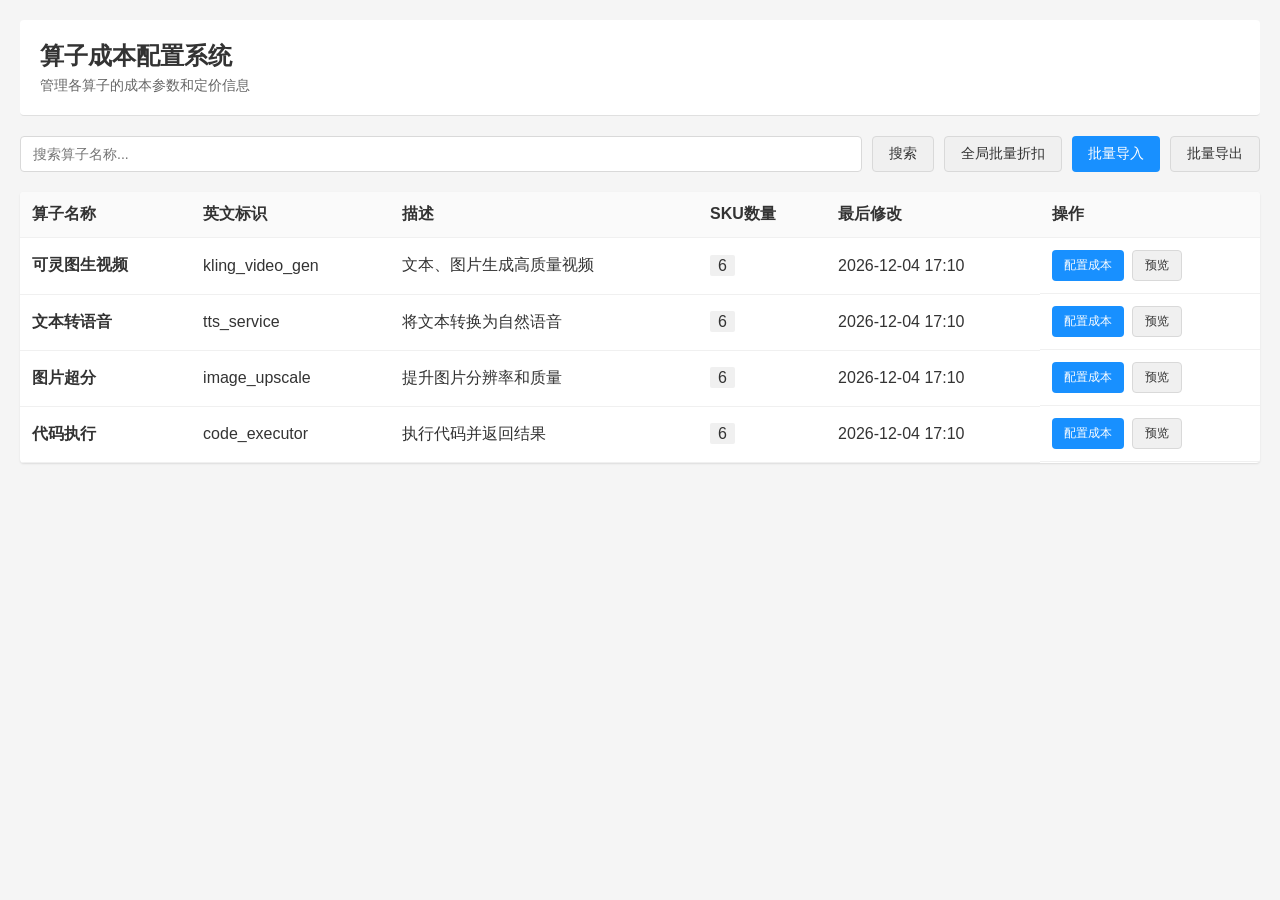
<file: assets/cost-config2.html>
<!DOCTYPE html>
<html lang="zh-CN">
<head>
    <meta charset="UTF-8">
    <meta name="viewport" content="width=device-width, initial-scale=1.0">
    <title>算子成本配置系统</title>
    <style>
        * {
            margin: 0;
            padding: 0;
            box-sizing: border-box;
        }
        
        body {
            font-family: -apple-system, BlinkMacSystemFont, 'Segoe UI', Roboto, 'Helvetica Neue', Arial, sans-serif;
            background-color: #f5f5f5;
            color: #333;
        }
        
        .container {
            max-width: 1400px;
            margin: 0 auto;
            padding: 20px;
        }
        
        header {
            background-color: #fff;
            border-bottom: 1px solid #e0e0e0;
            padding: 20px;
            margin-bottom: 20px;
            border-radius: 4px;
        }
        
        h1 {
            font-size: 24px;
            color: #333;
        }
        
        h2 {
            font-size: 18px;
            color: #333;
            margin: 20px 0 15px 0;
            border-bottom: 2px solid #1890ff;
            padding-bottom: 10px;
        }
        
        .breadcrumb {
            font-size: 14px;
            color: #666;
            margin-bottom: 20px;
        }
        
        .breadcrumb a {
            color: #1890ff;
            cursor: pointer;
            text-decoration: none;
        }
        
        .breadcrumb a:hover {
            text-decoration: underline;
        }
        
        /* ============ 算子列表页 ============ */
        .operator-list-page {
            display: none;
        }
        
        .operator-list-page.active {
            display: block;
        }
        
        .toolbar {
            display: flex;
            gap: 10px;
            margin-bottom: 20px;
        }
        
        .btn {
            padding: 8px 16px;
            border: none;
            border-radius: 4px;
            cursor: pointer;
            font-size: 14px;
            transition: all 0.3s ease;
        }
        
        .btn-primary {
            background-color: #1890ff;
            color: #fff;
        }
        
        .btn-primary:hover {
            background-color: #0050b3;
        }
        
        .btn-secondary {
            background-color: #f0f0f0;
            color: #333;
            border: 1px solid #d9d9d9;
        }
        
        .btn-secondary:hover {
            background-color: #e6e6e6;
        }
        
        .btn-danger {
            background-color: #ff4d4f;
            color: #fff;
        }
        
        .btn-danger:hover {
            background-color: #cf1322;
        }
        
        .btn-small {
            padding: 6px 12px;
            font-size: 12px;
        }
        
        .search-box {
            flex: 1;
            display: flex;
            gap: 10px;
        }
        
        .search-box input {
            flex: 1;
            padding: 8px 12px;
            border: 1px solid #d9d9d9;
            border-radius: 4px;
            font-size: 14px;
        }
        
        table {
            width: 100%;
            border-collapse: collapse;
            background-color: #fff;
            border-radius: 4px;
            overflow: hidden;
            box-shadow: 0 1px 2px rgba(0,0,0,0.1);
        }
        
        thead {
            background-color: #fafafa;
        }
        
        th {
            padding: 12px;
            text-align: left;
            font-weight: 600;
            border-bottom: 1px solid #f0f0f0;
            color: #333;
        }
        
        td {
            padding: 12px;
            border-bottom: 1px solid #f0f0f0;
        }
        
        tbody tr:hover {
            background-color: #fafafa;
        }
        
        .action-cell {
            display: flex;
            gap: 8px;
        }
        
        /* ============ 成本配置页 ============ */
        .config-page {
            display: none;
        }
        
        .config-page.active {
            display: block;
        }
        
        .config-tabs {
            display: flex;
            gap: 0;
            background-color: #fff;
            border-bottom: 1px solid #e0e0e0;
            margin-bottom: 20px;
            border-radius: 4px 4px 0 0;
        }
        
        .tab {
            padding: 12px 20px;
            cursor: pointer;
            border-bottom: 3px solid transparent;
            color: #666;
            transition: all 0.3s ease;
            font-size: 14px;
        }
        
        .tab.active {
            color: #1890ff;
            border-bottom-color: #1890ff;
        }
        
        .tab-content {
            display: none;
        }
        
        .tab-content.active {
            display: block;
        }
        
        .config-section {
            background-color: #fff;
            padding: 20px;
            margin-bottom: 20px;
            border-radius: 4px;
            box-shadow: 0 1px 2px rgba(0,0,0,0.1);
        }
        
        .form-group {
            margin-bottom: 16px;
            display: grid;
            grid-template-columns: 120px 1fr;
            gap: 10px;
            align-items: center;
        }
        
        .form-group label {
            font-weight: 600;
            color: #333;
        }
        
        .form-group input,
        .form-group select,
        .form-group textarea {
            padding: 8px 12px;
            border: 1px solid #d9d9d9;
            border-radius: 4px;
            font-size: 14px;
        }
        
        .form-group textarea {
            resize: vertical;
            min-height: 60px;
        }
        
        .param-config {
            display: grid;
            grid-template-columns: repeat(auto-fit, minmax(300px, 1fr));
            gap: 15px;
            margin-bottom: 20px;
        }
        
        .param-item {
            border: 1px solid #d9d9d9;
            padding: 12px;
            border-radius: 4px;
            background-color: #fafafa;
        }
        
        .param-item label {
            display: block;
            font-weight: 600;
            margin-bottom: 8px;
            color: #333;
        }
        
        .param-item input,
        .param-item select {
            width: 100%;
            padding: 6px 8px;
            border: 1px solid #d9d9d9;
            border-radius: 4px;
            font-size: 12px;
        }
        
        .param-values {
            display: flex;
            flex-wrap: wrap;
            gap: 8px;
            margin-top: 8px;
        }
        
        .param-tag {
            background-color: #1890ff;
            color: #fff;
            padding: 4px 8px;
            border-radius: 4px;
            font-size: 12px;
            display: flex;
            align-items: center;
            gap: 4px;
        }
        
        .param-tag .remove {
            cursor: pointer;
            font-weight: bold;
        }
        
        .add-param-btn {
            padding: 4px 8px;
            font-size: 12px;
            background-color: #fff;
            border: 1px dashed #1890ff;
            color: #1890ff;
            cursor: pointer;
            border-radius: 4px;
        }
        
        .sku-table {
            width: 100%;
            border-collapse: collapse;
            margin-top: 15px;
            font-size: 13px;
        }
        
        .sku-table thead {
            background-color: #fafafa;
        }
        
        .sku-table th,
        .sku-table td {
            padding: 10px;
            border: 1px solid #e0e0e0;
            text-align: left;
        }
        
        .sku-table th {
            font-weight: 600;
            background-color: #fafafa;
        }
        
        .sku-table tbody tr:hover {
            background-color: #f5f5f5;
        }
        
        .sku-name {
            font-family: monospace;
            color: #1890ff;
            font-weight: 600;
        }
        
        .sku-edit-btn {
            color: #1890ff;
            cursor: pointer;
            text-decoration: underline;
            font-size: 12px;
        }
        
        .sku-edit-btn:hover {
            color: #0050b3;
        }
        
        .sku-delete-btn {
            color: #ff4d4f;
            cursor: pointer;
            text-decoration: underline;
            font-size: 12px;
        }
        
        .sku-delete-btn:hover {
            color: #cf1322;
        }
        
        .action-buttons {
            display: flex;
            gap: 10px;
            justify-content: flex-end;
            margin-top: 20px;
        }
        
        /* ============ 模态框 ============ */
        .modal {
            display: none;
            position: fixed;
            top: 0;
            left: 0;
            right: 0;
            bottom: 0;
            background-color: rgba(0, 0, 0, 0.45);
            z-index: 1000;
            align-items: center;
            justify-content: center;
        }
        
        .modal.show {
            display: flex;
        }
        
        .modal-content {
            background-color: #fff;
            border-radius: 4px;
            box-shadow: 0 3px 6px -4px rgba(0,0,0,0.1), 0 6px 16px 0 rgba(0,0,0,0.08);
            max-width: 600px;
            width: 90%;
            max-height: 80vh;
            overflow-y: auto;
        }
        
        .modal-header {
            padding: 16px 24px;
            border-bottom: 1px solid #f0f0f0;
            display: flex;
            justify-content: space-between;
            align-items: center;
        }
        
        .modal-header h3 {
            font-size: 16px;
            color: #333;
        }
        
        .modal-close {
            background: none;
            border: none;
            font-size: 20px;
            cursor: pointer;
            color: #999;
        }
        
        .modal-body {
            padding: 24px;
        }
        
        .modal-footer {
            padding: 16px 24px;
            border-top: 1px solid #f0f0f0;
            text-align: right;
            display: flex;
            gap: 10px;
            justify-content: flex-end;
        }
        
        /* ============ 批量操作 ============ */
        .batch-discount-form {
            display: grid;
            grid-template-columns: 1fr 1fr 1fr;
            gap: 15px;
            margin-bottom: 20px;
        }
        
        .batch-discount-form .form-group {
            grid-template-columns: 1fr;
            margin: 0;
        }
        
        .batch-discount-form label {
            display: block;
            font-weight: 600;
            margin-bottom: 8px;
        }
        
        .batch-discount-form input,
        .batch-discount-form select {
            width: 100%;
            padding: 8px 12px;
            border: 1px solid #d9d9d9;
            border-radius: 4px;
        }
        
        .info-msg {
            background-color: #e6f7ff;
            border: 1px solid #91d5ff;
            color: #0050b3;
            padding: 12px;
            border-radius: 4px;
            margin-bottom: 15px;
            font-size: 13px;
        }
        
        .success-msg {
            background-color: #f6ffed;
            border: 1px solid #b7eb8f;
            color: #274e2b;
            padding: 12px;
            border-radius: 4px;
            margin-bottom: 15px;
            font-size: 13px;
        }
        
        /* ============ 生成SKU ============ */
        .generate-sku-section {
            display: grid;
            grid-template-columns: 1fr 1fr;
            gap: 15px;
            margin-bottom: 20px;
        }
        
        .sku-preview {
            border: 1px solid #d9d9d9;
            padding: 12px;
            border-radius: 4px;
            background-color: #fafafa;
            max-height: 300px;
            overflow-y: auto;
            font-size: 12px;
        }
        
        .sku-preview-item {
            padding: 6px;
            margin-bottom: 6px;
            background-color: #fff;
            border-radius: 2px;
            border: 1px solid #e0e0e0;
        }
        
        .sku-preview-item code {
            font-family: monospace;
            color: #1890ff;
        }
        
        /* ============ 响应式 ============ */
        @media (max-width: 1024px) {
            .param-config {
                grid-template-columns: 1fr;
            }
            
            .generate-sku-section {
                grid-template-columns: 1fr;
            }
            
            .batch-discount-form {
                grid-template-columns: 1fr;
            }
            
            .form-group {
                grid-template-columns: 1fr;
            }
            
            .form-group label {
                margin-bottom: 4px;
            }
        }
        
        .input-group {
            display: flex;
            gap: 8px;
            align-items: center;
        }
        
        .input-group input,
        .input-group select,
        .input-group button {
            padding: 8px 12px;
            border: 1px solid #d9d9d9;
            border-radius: 4px;
            font-size: 14px;
        }
        
        .input-group input {
            flex: 1;
        }
        
        .input-group button {
            background-color: #1890ff;
            color: #fff;
            border: none;
            cursor: pointer;
            white-space: nowrap;
        }
        
        .input-group button:hover {
            background-color: #0050b3;
        }

        .checkbox-group {
            display: flex;
            gap: 15px;
            flex-wrap: wrap;
            align-items: center;
        }

        .checkbox-item {
            display: flex;
            align-items: center;
            gap: 6px;
        }

        .checkbox-item input[type="checkbox"] {
            width: 16px;
            height: 16px;
            cursor: pointer;
        }

        .checkbox-item label {
            margin: 0;
            cursor: pointer;
            font-weight: normal;
        }

        .editable-cell {
            cursor: pointer;
            padding: 6px 8px;
            border-radius: 2px;
            transition: background-color 0.2s;
        }

        .editable-cell:hover {
            background-color: #e6f7ff;
        }

        .cost-table tbody td input {
            width: 100%;
            padding: 4px 6px;
            border: 1px solid #d9d9d9;
            border-radius: 2px;
            font-size: 13px;
        }
    </style>
</head>
<body>
    <div class="container">
        <!-- ============ 算子列表页 ============ -->
        <div class="operator-list-page active">
            <header>
                <h1>算子成本配置系统</h1>
                <p style="color: #666; margin-top: 5px; font-size: 14px;">管理各算子的成本参数和定价信息</p>
            </header>
            
            <div class="toolbar">
                <div class="search-box">
                    <input id="operatorSearchInput" type="text" placeholder="搜索算子名称..." oninput="renderOperatorList()">
                    <button class="btn btn-secondary" onclick="renderOperatorList()">搜索</button>
                </div>
                <button class="btn btn-secondary" onclick="openGlobalBatchDiscountModal()">全局批量折扣</button>
                <button class="btn btn-primary" onclick="openImportModal()">批量导入</button>
                <button class="btn btn-secondary" onclick="exportData()">批量导出</button>
            </div>
            
            <table>
                <thead>
                    <tr>
                        <th>算子名称</th>
                        <th>英文标识</th>
                        <th>描述</th>
                        <th>SKU数量</th>
                        <th>最后修改</th>
                        <th>操作</th>
                    </tr>
                </thead>
                <tbody id="operatorTableBody"></tbody>
            </table>
        </div>
        
        <!-- ============ 成本配置页 ============ -->
        <div class="config-page">
            <div class="breadcrumb">
                <a onclick="goBackToList()">算子列表</a>
                <span> / </span>
                <span id="operatorName">可灵图生视频</span>
            </div>
            
            <header>
                <h1 id="configTitle">可灵图生视频 - 成本配置</h1>
            </header>
            
            <div class="config-tabs">
                <div class="tab active" onclick="switchTab(this, 'auto-sku')">自动生成SKU</div>
                <div class="tab" onclick="switchTab(this, 'custom-sku')">自定义SKU</div>
                <div class="tab" onclick="switchTab(this, 'cost-unit')">成本单位配置</div>
                <div class="tab" onclick="switchTab(this, 'batch-ops')">批量操作</div>
            </div>
            
            <!-- ============ 自动生成SKU ============ -->
            <div id="auto-sku" class="tab-content active">
                <div class="config-section">
                    <h2>第一步：选择参数</h2>
                    
                    <p style="color: #666; margin-bottom: 15px; font-size: 13px;">
                        从可用参数列表中选择需要参与SKU组合的参数，系统将根据选中参数的所有枚举值进行排列组合
                    </p>
                    
                    <div class="available-params">
                        <!-- 动态生成的参数选择 -->
                    </div>

                    <h2 style="margin-top: 30px;">快捷批量输入（可选）</h2>

                    <p style="color: #666; margin-bottom: 10px; font-size: 13px;">
                        一次性输入多个参数及其取值，系统会自动勾选参数并覆盖对应取值。格式示例：<br>
                        <code>model=kling-2.5,kling-2.6</code><br>
                        <code>resolution=1080p,2k,4k</code><br>
                        <code>mode=std,pro</code><br>
                        <code>audio=true,false</code>
                    </p>

                    <div style="display: grid; grid-template-columns: 1fr auto; gap: 10px; align-items: start;">
                        <textarea id="bulkParamInput" style="width: 100%; min-height: 110px; padding: 10px; border: 1px solid #d9d9d9; border-radius: 4px; font-size: 13px; resize: vertical;" placeholder="粘贴/输入参数=值1,值2... (一行一个参数)"></textarea>
                        <div style="display: flex; flex-direction: column; gap: 10px;">
                            <button class="btn btn-secondary" onclick="applyBulkParamInput()">应用批量输入</button>
                            <button class="btn btn-secondary" onclick="clearBulkParamInput()">清空</button>
                        </div>
                    </div>
                    
                    <h2 style="margin-top: 30px;">第二步：配置参数值</h2>
                    
                    <div id="selectedParamsConfig" class="param-config">
                        <!-- 动态生成的参数配置 -->
                    </div>
                    
                    <div class="info-msg" id="skuCountInfo">
                        ℹ️ 预计生成 <strong>6</strong> 个SKU (3个分辨率 × 2个模式)
                    </div>
                    
                    <div class="action-buttons">
                        <button class="btn btn-secondary" onclick="resetParams()">重置</button>
                        <button class="btn btn-primary" onclick="previewGenerateSKUs()">预生成SKU</button>
                    </div>
                </div>
                
                <!-- 预生成SKU预览区域 -->
                <div id="skuPreviewSection" class="config-section" style="display: none; margin-top: 20px;">
                    <div style="display: flex; align-items: center; justify-content: space-between; margin-bottom: 15px;">
                        <h2 style="margin: 0;">预生成SKU预览</h2>
                        <button class="btn btn-secondary btn-small" onclick="toggleSKUPreview()">收起</button>
                    </div>
                    
                    <p style="color: #666; margin-bottom: 15px; font-size: 13px;">
                        预览将要生成的SKU，可以对每一条进行编辑、删除操作。确认后会添加到正式的SKU列表中。
                    </p>
                    
                    <div id="previewSKUContainer" style="display: flex; flex-direction: column; gap: 15px; margin-bottom: 20px;">
                        <!-- 预生成的SKU项会动态插入到这里 -->
                    </div>
                    
                    <div style="display: flex; gap: 10px; justify-content: flex-end;">
                        <button class="btn btn-secondary" onclick="cancelSKUPreview()">取消</button>
                        <button class="btn btn-primary" onclick="confirmGenerateSKUs()">确认并添加</button>
                    </div>
                </div>
                
                <div class="config-section">
                    <h2>已生成的SKU列表</h2>

                    <div id="autoSkuTableContainer"></div>
                    
                    <div style="margin-top: 15px; display: flex; gap: 10px; justify-content: flex-end;">
                        <button class="btn btn-secondary" onclick="saveDraft()">保存为草稿</button>
                        <button class="btn btn-primary" onclick="saveConfig()">保存配置</button>
                    </div>
                </div>
            </div>
            
            <!-- ============ 自定义SKU ============ -->
            <div id="custom-sku" class="tab-content">
                <div class="config-section">
                    <h2>自定义SKU配置</h2>
                    
                    <p style="color: #666; margin-bottom: 20px; font-size: 13px;">
                        用于配置无法通过参数排列组合生成的特殊成本信息
                    </p>
                    
                    <button class="btn btn-primary" onclick="openAddCustomSKUModal()">+ 新增自定义SKU</button>
                    
                    <table class="sku-table" style="margin-top: 20px;">
                        <thead>
                            <tr>
                                <th style="width: 120px;">SKU名称</th>
                                <th>描述</th>
                                <th>备注</th>
                                <th style="width: 100px;">刊例价</th>
                                <th style="width: 60px;">折扣</th>
                                <th style="width: 100px;">折扣价</th>
                                <th style="width: 100px;">操作</th>
                            </tr>
                        </thead>
                        <tbody id="customSkuTbody"></tbody>
                    </table>
                    
                    <div style="margin-top: 15px; display: flex; gap: 10px; justify-content: flex-end;">
                        <button class="btn btn-secondary" onclick="saveDraft()">保存为草稿</button>
                        <button class="btn btn-primary" onclick="saveConfig()">保存配置</button>
                    </div>
                </div>
            </div>
            
            <!-- ============ 成本单位配置 ============ -->
            <div id="cost-unit" class="tab-content">
                <div class="config-section">
                    <h2>成本单位配置</h2>
                    
                    <div class="form-group">
                        <label>计费单位</label>
                        <select id="billingUnitSelect" style="width: 200px; padding: 8px; border: 1px solid #d9d9d9; border-radius: 4px;" onchange="onBillingUnitChanged(this.value)">
                            <option value="times" selected>次数</option>
                            <option value="seconds">时长 (秒)</option>
                            <option value="chars">字符数</option>
                            <option value="tokens">Token数</option>
                            <option value="sentences">句数</option>
                            <option value="pages">文档页数</option>
                        </select>
                    </div>

                    <h3 style="margin-top: 25px; margin-bottom: 10px; font-size: 15px;">入参/出参参数组合（批量生成）</h3>
                    <p style="color: #666; margin-bottom: 10px; font-size: 13px;">
                        用于“按入参/出参 key:value 组合生成多条 SKU”，并以表格方式批量编辑成本（不需要一条条新增）。
                    </p>

                    <div style="display: grid; grid-template-columns: 1fr 1fr auto; gap: 12px; align-items: start; margin-bottom: 15px;">
                        <div>
                            <label style="display:block; font-weight:600; margin-bottom:6px;">入参（每行一个：key=值1,值2...）</label>
                            <textarea id="unitInParamsInput" style="width:100%; min-height:110px; padding:10px; border:1px solid #d9d9d9; border-radius:4px; font-size:13px; resize:vertical;" placeholder="video_length=0-300,>300\nmodel=kling-2.6"></textarea>
                        </div>
                        <div>
                            <label style="display:block; font-weight:600; margin-bottom:6px;">出参（每行一个：key=值1,值2...）</label>
                            <textarea id="unitOutParamsInput" style="width:100%; min-height:110px; padding:10px; border:1px solid #d9d9d9; border-radius:4px; font-size:13px; resize:vertical;" placeholder="format_code=1080p,2k,4k\nactual_duration=5,10"></textarea>
                        </div>
                        <div style="display:flex; flex-direction:column; gap:10px;">
                            <button class="btn btn-secondary" onclick="generateUnitRowsFromParams()">生成组合行</button>
                            <button class="btn btn-secondary" onclick="addEmptyUnitRow()">+ 手动加一行</button>
                        </div>
                    </div>
                    
                    <h3 style="margin-top: 25px; margin-bottom: 15px; font-size: 15px;">参数组合成本表</h3>
                    
                    <table class="cost-table">
                        <thead>
                            <tr>
                                <th style="width: 140px;">SKU名称</th>
                                <th>入参 (key=value)</th>
                                <th>出参 (key=value)</th>
                                <th style="width: 120px;">刊例价 (元/单位)</th>
                                <th style="width: 90px;">折扣 (%)</th>
                                <th style="width: 120px;">折扣价</th>
                                <th style="width: 180px;">备注</th>
                                <th style="width: 80px;">操作</th>
                            </tr>
                        </thead>
                        <tbody id="unitSkuTbody"></tbody>
                    </table>
                    
                    <button class="btn btn-secondary" style="margin-top: 15px;" onclick="addEmptyUnitRow()">+ 添加参数组合</button>
                    
                    <div style="margin-top: 15px; display: flex; gap: 10px; justify-content: flex-end;">
                        <button class="btn btn-secondary" onclick="saveDraft()">保存为草稿</button>
                        <button class="btn btn-primary" onclick="saveConfig()">保存配置</button>
                    </div>
                </div>
            </div>
            
            <!-- ============ 批量操作 ============ -->
            <div id="batch-ops" class="tab-content">
                <div class="config-section">
                    <h2>批量调整折扣</h2>
                    
                    <p style="color: #666; margin-bottom: 20px; font-size: 13px;">
                        根据模型、分辨率等条件批量调整所有匹配的SKU的折扣比例
                    </p>
                    
                    <div class="batch-discount-form">
                        <div class="form-group">
                            <label>范围</label>
                            <select id="batchScopeSelect" style="padding: 8px; border: 1px solid #d9d9d9; border-radius: 4px;">
                                <option value="current" selected>当前算子</option>
                                <option value="vendor">厂商（同厂商）</option>
                                <option value="all">所有算子</option>
                            </select>
                        </div>

                        <div class="form-group">
                            <label>SKU类型</label>
                            <select id="batchSkuTypeSelect" style="padding: 8px; border: 1px solid #d9d9d9; border-radius: 4px;">
                                <option value="all" selected>全部</option>
                                <option value="auto">自动SKU</option>
                                <option value="custom">自定义SKU</option>
                                <option value="unit">单位成本SKU</option>
                            </select>
                        </div>

                        <div class="form-group">
                            <label>新折扣 (%)</label>
                            <div class="input-group" style="margin: 0;">
                                <input id="batchNewDiscountInput" type="number" placeholder="如：80" min="0" max="100" value="">
                                <span>%</span>
                            </div>
                        </div>
                    </div>

                    <div class="form-group" style="grid-template-columns: 1fr; margin-bottom: 15px;">
                        <label>筛选条件（可选，AND 关系）</label>
                        <div id="batchFiltersContainer" style="display:flex; flex-direction:column; gap:10px;"></div>
                        <div style="display:flex; gap:10px; margin-top: 10px;">
                            <button class="btn btn-secondary btn-small" onclick="addBatchFilterRow('batch')">+ 添加筛选条件</button>
                            <button class="btn btn-secondary btn-small" onclick="clearBatchFilters('batch')">清空</button>
                        </div>
                        <div style="color:#999; font-size:12px; margin-top:6px;">提示：每条筛选为 key=值；多条条件同时满足才匹配。</div>
                    </div>
                    
                    <button class="btn btn-primary" onclick="showBatchPreview()">预览更改</button>
                    
                    <div id="batchPreview" style="display: none; margin-top: 20px;">
                        <div id="batchPreviewMsg" class="info-msg"></div>
                        
                        <div style="display: flex; gap: 10px;">
                            <button class="btn btn-primary" onclick="confirmBatchDiscount()">确认更改</button>
                            <button class="btn btn-secondary" onclick="cancelBatchDiscount()">取消</button>
                        </div>
                    </div>
                </div>
                
                <div class="config-section">
                    <h2>批量导入 / 导出</h2>
                    
                    <div style="display: grid; grid-template-columns: 1fr 1fr; gap: 20px;">
                        <div>
                            <h3 style="font-size: 14px; margin-bottom: 10px;">批量导入</h3>
                            <p style="color: #666; font-size: 13px; margin-bottom: 10px;">
                                支持 Excel、CSV 文件导入，系统将自动合并或覆盖现有配置
                            </p>
                            <button class="btn btn-secondary" onclick="openImportModal()">选择文件导入</button>
                        </div>
                        
                        <div>
                            <h3 style="font-size: 14px; margin-bottom: 10px;">批量导出</h3>
                            <p style="color: #666; font-size: 13px; margin-bottom: 10px;">
                                将当前算子的所有SKU和成本配置导出为 Excel 文件
                            </p>
                            <button class="btn btn-secondary" onclick="exportOperatorData()">导出为 Excel</button>
                        </div>
                    </div>
                </div>
            </div>
        </div>
    </div>
    
    <!-- ============ 模态框 - 编辑SKU ============ -->
    <div id="editSKUModal" class="modal">
        <div class="modal-content" style="max-width: 700px;">
            <div class="modal-header">
                <h3>编辑SKU</h3>
                <button class="modal-close" onclick="closeEditSKUModal()">×</button>
            </div>
            
            <div class="modal-body">
                <div style="background-color: #f5f5f5; padding: 12px; border-radius: 4px; margin-bottom: 20px;">
                    <h4 style="margin: 0 0 8px 0; font-size: 14px;">SKU标识</h4>
                    <p style="margin: 0; font-family: monospace; color: #1890ff; font-weight: 600;" id="editSKUId"></p>
                </div>
                
                <div id="editSKUParamsContainer" style="margin-bottom: 20px;">
                    <h4 style="font-size: 14px; margin-bottom: 12px; border-bottom: 1px solid #e0e0e0; padding-bottom: 8px;">参数信息</h4>
                    <div id="editSKUParams" style="display: grid; grid-template-columns: 1fr 1fr; gap: 15px;">
                        <!-- 参数字段将动态插入 -->
                    </div>
                </div>
                
                <div style="margin-bottom: 20px;">
                    <h4 style="font-size: 14px; margin-bottom: 12px; border-bottom: 1px solid #e0e0e0; padding-bottom: 8px;">成本信息</h4>
                    <div style="display: grid; grid-template-columns: 1fr 1fr; gap: 15px;">
                        <div class="form-group" style="display: flex; flex-direction: column; margin: 0;">
                            <label style="font-weight: 600; margin-bottom: 6px;">刊例价 (元)</label>
                            <input type="number" step="0.01" id="editSKUPrice" style="padding: 8px; border: 1px solid #d9d9d9; border-radius: 4px;" onchange="calculateEditSKUDiscountPrice()">
                        </div>
                        
                        <div class="form-group" style="display: flex; flex-direction: column; margin: 0;">
                            <label style="font-weight: 600; margin-bottom: 6px;">折扣 (%)</label>
                            <input type="number" id="editSKUDiscount" style="padding: 8px; border: 1px solid #d9d9d9; border-radius: 4px;" onchange="calculateEditSKUDiscountPrice()">
                        </div>
                        
                        <div class="form-group" style="display: flex; flex-direction: column; margin: 0;">
                            <label style="font-weight: 600; margin-bottom: 6px;">折扣价 (元)</label>
                            <input type="text" id="editSKUDiscountPrice" style="padding: 8px; border: 1px solid #d9d9d9; border-radius: 4px; background-color: #f5f5f5;" disabled>
                        </div>
                        
                        <div class="form-group" style="display: flex; flex-direction: column; margin: 0;">
                            <label style="font-weight: 600; margin-bottom: 6px;">倍数</label>
                            <input type="number" step="0.01" id="editSKUMultiplier" style="padding: 8px; border: 1px solid #d9d9d9; border-radius: 4px;">
                        </div>
                    </div>
                </div>
                
                <div>
                    <h4 style="font-size: 14px; margin-bottom: 12px; border-bottom: 1px solid #e0e0e0; padding-bottom: 8px;">备注信息</h4>
                    <div class="form-group" style="display: flex; flex-direction: column; margin: 0;">
                        <label style="font-weight: 600; margin-bottom: 6px;">备注</label>
                        <textarea id="editSKURemark" style="padding: 8px; border: 1px solid #d9d9d9; border-radius: 4px; resize: vertical; min-height: 80px;" placeholder="添加备注信息..."></textarea>
                    </div>
                </div>
            </div>
            
            <div class="modal-footer">
                <button class="btn btn-secondary" onclick="closeEditSKUModal()">取消</button>
                <button class="btn btn-primary" onclick="saveEditedSKU()">保存修改</button>
            </div>
        </div>
    </div>
    
    <!-- ============ 模态框 - SKU预览 ============ -->
    <div id="skuPreviewModal" class="modal">
        <div class="modal-content" style="max-width: 900px;">
            <div class="modal-header">
                <h3>预生成SKU预览</h3>
                <button class="modal-close" onclick="closeSKUPreviewModal()">×</button>
            </div>
            
            <div class="modal-body">
                <p style="color: #666; margin-bottom: 15px; font-size: 13px;">
                    预览将要生成的SKU列表，可以对每一行进行编辑、删除操作。确认后会添加到正式的SKU列表中。
                </p>
                
                <div style="overflow-x: auto; max-height: 400px; overflow-y: auto; border: 1px solid #e0e0e0; border-radius: 4px;">
                    <table class="sku-table" style="margin: 0;">
                        <thead>
                            <tr>
                                <th style="width: 100px;">SKU名称</th>
                                <th id="previewParamHeaders"></th>
                                <th style="width: 100px;">刊例价</th>
                                <th style="width: 80px;">折扣</th>
                                <th style="width: 100px;">折扣价</th>
                                <th style="width: 200px;">备注</th>
                                <th style="width: 80px;">操作</th>
                            </tr>
                        </thead>
                        <tbody id="previewSKUTableBody">
                        </tbody>
                    </table>
                </div>
                
                <div style="margin-top: 15px; padding: 10px; background-color: #f5f5f5; border-radius: 4px;">
                    <p style="color: #666; font-size: 12px; margin: 0;">
                        预计生成 <strong id="previewSKUCount">0</strong> 个SKU
                    </p>
                </div>
            </div>
            
            <div class="modal-footer">
                <button class="btn btn-secondary" onclick="closeSKUPreviewModal()">取消</button>
                <button class="btn btn-primary" onclick="confirmGenerateSKUs()">确认并添加</button>
            </div>
        </div>
    </div>
    
    <!-- ============ 模态框 - 新增自定义参数 ============ -->
    <div id="customParamModal" class="modal">
        <div class="modal-content">
            <div class="modal-header">
                <h3>新增自定义参数</h3>
                <button class="modal-close" onclick="closeCustomParamModal()">×</button>
            </div>
            
            <div class="modal-body">
                <p style="color: #666; margin-bottom: 15px; font-size: 13px;">
                    创建自定义参数来处理复杂的表达式，如数组长度判断、大小比较、结构体取值等
                </p>
                
                <div class="form-group">
                    <label>参数名称</label>
                    <input type="text" id="customParamName" placeholder="如：输出时长">
                </div>
                
                <div class="form-group">
                    <label>英文标识</label>
                    <input type="text" id="customParamKey" placeholder="如：output_duration">
                </div>
                
                <div class="form-group">
                    <label>表达式类型</label>
                    <select id="customParamType" style="padding: 8px; border: 1px solid #d9d9d9; border-radius: 4px; width: 100%;">
                        <option value="length">数组长度</option>
                        <option value="comparison">大小比较</option>
                        <option value="property">属性取值</option>
                        <option value="custom">自定义表达式</option>
                    </select>
                </div>
                
                <div class="form-group">
                    <label>表达式</label>
                    <textarea id="customParamExpr" placeholder="示例：arr.length > 5&#10;示例：item.size == 'large'&#10;示例：output.video.duration&#10;支持JavaScript表达式"></textarea>
                </div>
            </div>
            
            <div class="modal-footer">
                <button class="btn btn-secondary" onclick="closeCustomParamModal()">取消</button>
                <button class="btn btn-primary" onclick="addCustomParam()">添加</button>
            </div>
        </div>
    </div>
    
    <!-- ============ 模态框 - 新增/编辑自定义SKU ============ -->
    <div id="customSKUModal" class="modal">
        <div class="modal-content">
            <div class="modal-header">
                <h3 id="customSkuModalTitle">新增自定义SKU</h3>
                <button class="modal-close" onclick="closeCustomSKUModal()">×</button>
            </div>
            
            <div class="modal-body">
                <input type="hidden" id="customSkuId">
                <div class="form-group">
                    <label>SKU英文名称</label>
                    <input type="text" id="customSkuName" placeholder="自动生成，如：sku_custom_003">
                </div>
                
                <div class="form-group">
                    <label>描述</label>
                    <input type="text" id="customSkuDesc" placeholder="简要描述此SKU的用途，如：长视频优惠价">
                </div>
                
                <div class="form-group">
                    <label>备注</label>
                    <textarea id="customSkuRemark" placeholder="添加详细备注，如：适用于5分钟以上的长视频生成..."></textarea>
                </div>
                
                <div class="form-group">
                    <label>刊例价 (元)</label>
                    <input id="customSkuListPrice" type="number" step="0.0001" placeholder="输入刊例价，如：5.00">
                </div>
                
                <div class="form-group">
                    <label>折扣比例 (%)</label>
                    <input id="customSkuDiscount" type="number" placeholder="输入折扣，如：80" value="100" min="0" max="100">
                </div>
            </div>
            
            <div class="modal-footer">
                <button class="btn btn-secondary" onclick="closeCustomSKUModal()">取消</button>
                <button class="btn btn-primary" onclick="saveCustomSKUFromModal()">保存</button>
            </div>
        </div>
    </div>
    
    <!-- ============ 模态框 - 批量导入 ============ -->
    <div id="importModal" class="modal">
        <div class="modal-content">
            <div class="modal-header">
                <h3>批量导入配置</h3>
                <button class="modal-close" onclick="closeImportModal()">×</button>
            </div>
            
            <div class="modal-body">
                <p style="color: #666; margin-bottom: 15px; font-size: 13px;">
                    支持导入 JSON、CSV 格式的文件。系统将自动识别文件结构并匹配相应的算子。
                </p>

                <input id="importFileInput" type="file" accept=".json,.csv" style="display:none" onchange="handleImportFileSelected(this.files)">
                
                <div style="border: 2px dashed #d9d9d9; padding: 30px; text-align: center; border-radius: 4px; background-color: #fafafa; cursor: pointer; margin-bottom: 15px;"
                     onclick="document.getElementById('importFileInput').click()"
                     ondrop="handleFileDrop(event)" ondragover="event.preventDefault()" ondragleave="event.preventDefault()">
                    <div style="font-size: 18px; margin-bottom: 8px;">📁</div>
                    <p style="color: #666; margin: 0;">拖放文件至此处或 <a href="#" style="color: #1890ff; text-decoration: none;" onclick="event.preventDefault(); document.getElementById('importFileInput').click();">点击选择</a></p>
                    <p style="color: #999; font-size: 12px; margin: 5px 0 0 0;">支持的格式: .json, .csv（Excel 可直接打开 CSV）</p>
                </div>
                
                <h4 style="font-size: 13px; margin: 15px 0 10px 0;">导入选项</h4>
                
                <div style="display: flex; gap: 15px;">
                    <label style="display: flex; align-items: center; gap: 6px; cursor: pointer;">
                        <input type="radio" name="importType" value="merge" checked>
                        <span style="font-size: 13px;">合并现有配置（相同SKU则覆盖）</span>
                    </label>
                    <label style="display: flex; align-items: center; gap: 6px; cursor: pointer;">
                        <input type="radio" name="importType" value="replace">
                        <span style="font-size: 13px;">完全替换配置</span>
                    </label>
                </div>
            </div>
            
            <div class="modal-footer">
                <button class="btn btn-secondary" onclick="closeImportModal()">取消</button>
                <button class="btn btn-primary" onclick="confirmImport()">确认导入</button>
            </div>
        </div>
    </div>

    <!-- ============ 模态框 - 全局批量折扣 ============ -->
    <div id="globalBatchDiscountModal" class="modal">
        <div class="modal-content" style="max-width: 720px;">
            <div class="modal-header">
                <h3>全局批量折扣</h3>
                <button class="modal-close" onclick="closeGlobalBatchDiscountModal()">×</button>
            </div>
            <div class="modal-body">
                <p style="color:#666; margin-bottom: 15px; font-size: 13px;">
                    对所有算子生效：按字段筛选 SKU 并批量调整折扣。
                </p>

                <div class="batch-discount-form">
                    <div class="form-group">
                        <label>SKU类型</label>
                        <select id="globalBatchSkuTypeSelect" style="padding: 8px; border: 1px solid #d9d9d9; border-radius: 4px;">
                            <option value="all" selected>全部</option>
                            <option value="auto">自动SKU</option>
                            <option value="custom">自定义SKU</option>
                            <option value="unit">单位成本SKU</option>
                        </select>
                    </div>
                    <div class="form-group" style="grid-template-columns: 1fr;">
                        <label>筛选条件（可选，AND 关系）</label>
                        <div id="globalBatchFiltersContainer" style="display:flex; flex-direction:column; gap:10px;"></div>
                        <div style="display:flex; gap:10px; margin-top: 10px;">
                            <button class="btn btn-secondary btn-small" onclick="addBatchFilterRow('global')">+ 添加筛选条件</button>
                            <button class="btn btn-secondary btn-small" onclick="clearBatchFilters('global')">清空</button>
                        </div>
                    </div>
                </div>

                <div class="form-group" style="grid-template-columns: 1fr;">
                    <label>新折扣 (%)</label>
                    <div class="input-group" style="margin: 0;">
                        <input id="globalBatchNewDiscountInput" type="number" placeholder="如：80" min="0" max="100">
                        <span>%</span>
                    </div>
                </div>

                <button class="btn btn-primary" onclick="showGlobalBatchPreview()">预览更改</button>
                <div id="globalBatchPreview" style="display:none; margin-top: 15px;">
                    <div id="globalBatchPreviewMsg" class="info-msg"></div>
                    <div style="display:flex; gap:10px;">
                        <button class="btn btn-primary" onclick="confirmGlobalBatchDiscount()">确认更改</button>
                        <button class="btn btn-secondary" onclick="cancelGlobalBatchDiscount()">取消</button>
                    </div>
                </div>
            </div>
        </div>
    </div>
    
    <!-- ============ 模态框 - 预览 ============ -->
    <div id="previewModal" class="modal">
        <div class="modal-content">
            <div class="modal-header">
                <h3>SKU配置预览</h3>
                <button class="modal-close" onclick="closePreviewModal()">×</button>
            </div>
            
            <div class="modal-body">
                <table class="sku-table">
                    <thead>
                        <tr>
                            <th>SKU名称</th>
                            <th>参数配置</th>
                            <th>刊例价</th>
                            <th>折扣</th>
                            <th>折扣价</th>
                        </tr>
                    </thead>
                    <tbody id="previewTableBody">
                    </tbody>
                </table>
            </div>
        </div>
    </div>

    <script>
        /* LEGACY PROTOTYPE (disabled)
        // 参数定义 - 分为入参、出参、自定义参数三个分类
        const parameterDefinitions = {
            input: {
                category: '入参',
                params: {
                    model: {
                        name: '模型',
                        values: ['kling-2.5', 'kling-2.6']
                    },
                    resolution: {
                        name: '分辨率',
                        values: ['1080p', '2k', '4k']
                    },
                    mode: {
                        name: '模式',
                        values: ['std', 'pro']
                    }
                }
            },
            output: {
                category: '出参',
                params: {
                    actual_duration: {
                        name: '实际视频时长',
                        values: ['5秒', '10秒', '30秒']
                    },
                    output: {
                        name: 'Output',
                        values: ['standard', 'high_quality']
                    }
                }
            },
            custom: {
                category: '自定义参数',
                params: {}
            }
        };
        
        // 获取参数定义的平铺结构（用于生成SKU）
        function getFlatParamDefinitions() {
            const flat = {};
            for (const category in parameterDefinitions) {
                const categoryDef = parameterDefinitions[category];
                for (const paramKey in categoryDef.params) {
                    flat[paramKey] = categoryDef.params[paramKey];
                }
            }
            return flat;
        }
        
        // 获取选中的参数
        function getSelectedParams() {
            const checkboxes = document.querySelectorAll('.param-checkbox:checked');
            return Array.from(checkboxes).map(cb => cb.value);
        }
        
        // 获取参数的分类
        function getParamCategory(paramKey) {
            for (const category in parameterDefinitions) {
                if (parameterDefinitions[category].params[paramKey]) {
                    return category;
                }
            }
            return null;
        }
        
        // 获取参数的定义
        function getParamDef(paramKey) {
            const flatDefs = getFlatParamDefinitions();
            return flatDefs[paramKey];
        }
        
        // 渲染参数选择区域 - 支持入参、出参、自定义参数三个分类
        function renderParamSelection() {
            const container = document.querySelector('.available-params');
            let html = '';
            
            for (const categoryKey in parameterDefinitions) {
                const category = parameterDefinitions[categoryKey];
                const params = category.params;
                
                if (Object.keys(params).length === 0 && categoryKey === 'custom') {
                    // 自定义参数区域
                    html += `
                        <div style="margin-top: 20px; padding-top: 15px; border-top: 1px solid #e0e0e0;">
                            <h3 style="font-size: 14px; margin-bottom: 10px; font-weight: 600;">自定义参数</h3>
                            <button class="btn btn-secondary btn-small" onclick="openAddCustomParamModal()" style="margin-bottom: 15px;">+ 新增自定义参数</button>
                            <div id="customParamsContainer" style="display: flex; flex-direction: column; gap: 10px;">
                                <p style="color: #999; font-size: 12px;">暂无自定义参数，点击上方按钮添加</p>
                            </div>
                        </div>
                    `;
                } else if (Object.keys(params).length > 0) {
                    html += `
                        <h3 style="font-size: 14px; margin: 15px 0 10px 0; font-weight: 600;">${category.category}</h3>
                    `;
                    
                    for (const paramKey in params) {
                        const param = params[paramKey];
                        const valueCount = param.values ? param.values.length : 0;
                        html += `
                            <label style="display: flex; align-items: center; gap: 8px; padding: 10px; background-color: #fafafa; margin-bottom: 10px; border-radius: 4px; cursor: pointer;">
                                <input type="checkbox" class="param-checkbox" value="${paramKey}" onchange="onParamSelected()">
                                <span style="font-weight: 600; flex: 1;">${param.name}</span>
                                ${valueCount > 0 ? `<span style="color: #999; font-size: 12px;">${valueCount}个值</span>` : ''}
                                ${param.type ? `<span style="color: #1890ff; font-size: 11px; background-color: #e6f7ff; padding: 2px 6px; border-radius: 2px;">${param.type}</span>` : ''}
                            </label>
                        `;
                    }
                }
            }
            
            container.innerHTML = html;
        }
        
        // 渲染参数配置区域
        function renderParamConfig(selectedParams) {
            const container = document.getElementById('selectedParamsConfig');
            
            if (selectedParams.length === 0) {
                container.innerHTML = '<p style="color: #999; font-size: 13px;">请先选择至少一个参数</p>';
                return;
            }
            
            container.innerHTML = selectedParams.map(paramKey => {
                const param = getParamDef(paramKey);
                
                // 对于自定义参数，显示表达式而不是枚举值
                if (!param.values || param.values.length === 0) {
                    return `
                        <div class="param-item">
                            <label>${param.name}</label>
                            <div style="margin-top: 8px;">
                                <div style="color: #666; font-size: 12px; margin-bottom: 8px; padding: 8px; background-color: #f5f5f5; border-radius: 3px; border-left: 3px solid #1890ff;">
                                    <strong>表达式:</strong> ${param.expression || '(未配置)'}
                                </div>
                                <button class="add-param-btn" style="margin-top: 8px;" onclick="editCustomParamExpr('${paramKey}')">
                                    编辑表达式
                                </button>
                            </div>
                        </div>
                    `;
                }
                
                // 对于普通参数，显示枚举值
                const valuesHtml = param.values.map(value => 
                    `<div class="param-tag" data-param="${paramKey}" data-value="${value}">
                        ${value} 
                        <span class="remove" onclick="removeParamValue(this)">×</span>
                    </div>`
                ).join('');
                
                return `
                    <div class="param-item">
                        <label>${param.name}</label>
                        <div style="margin-top: 8px;">
                            <div style="color: #666; font-size: 12px; margin-bottom: 6px;">
                                已选择 ${param.values.length} 个值
                            </div>
                            <div class="param-values">
                                ${valuesHtml}
                            </div>
                            <button class="add-param-btn" style="margin-top: 8px;" onclick="addCustomParamValue('${paramKey}')">
                                + 添加自定义值
                            </button>
                        </div>
                    </div>
                `;
            }).join('');
        }
        
        // 参数选择改变时的处理
        function onParamSelected() {
            const selectedParams = getSelectedParams();
            renderParamConfig(selectedParams);
            calculateSKUCount(selectedParams);
        }
        
        // 打开添加自定义参数模态框
        function openAddCustomParamModal() {
            document.getElementById('customParamModal').classList.add('show');
        }
        
        // 关闭自定义参数模态框
        function closeCustomParamModal() {
            document.getElementById('customParamModal').classList.remove('show');
        }
        
        // 添加自定义参数
        function addCustomParam() {
            const paramName = document.getElementById('customParamName').value.trim();
            const paramKey = document.getElementById('customParamKey').value.trim();
            const paramType = document.getElementById('customParamType').value;
            const paramExpr = document.getElementById('customParamExpr').value.trim();
            
            if (!paramName || !paramKey) {
                alert('参数名称和英文标识不能为空');
                return;
            }
            
            // 检查是否已存在
            const flatDefs = getFlatParamDefinitions();
            if (flatDefs[paramKey]) {
                alert('该英文标识已存在，请修改');
                return;
            }
            
            // 添加自定义参数到定义中
            parameterDefinitions.custom.params[paramKey] = {
                name: paramName,
                type: paramType,
                expression: paramExpr,
                values: [] // 自定义参数不需要枚举值
            };
            
            // 重新渲染参数选择
            renderParamSelection();
            
            // 清空表单
            document.getElementById('customParamName').value = '';
            document.getElementById('customParamKey').value = '';
            document.getElementById('customParamType').value = 'length';
            document.getElementById('customParamExpr').value = '';
            
            closeCustomParamModal();
            alert('自定义参数添加成功');
        }
        
        // 编辑自定义参数表达式
        function editCustomParamExpr(paramKey) {
            const param = getParamDef(paramKey);
            const newExpr = prompt(`编辑"${param.name}"的表达式:`, param.expression);
            
            if (newExpr !== null) {
                param.expression = newExpr;
                renderParamConfig(getSelectedParams());
            }
        }
        
        // 添加自定义参数值
        function addCustomParamValue(paramKey) {
            const param = parameterDefinitions[paramKey];
            const newValue = prompt(`为"${param.name}"添加新值:`);
            
            if (newValue && newValue.trim()) {
                if (!param.values.includes(newValue.trim())) {
                    param.values.push(newValue.trim());
                    onParamSelected();
                } else {
                    alert('此值已存在');
                }
            }
        }
        
        // 移除参数值
        function removeParamValue(element) {
            const tag = element.parentElement;
            const paramKey = tag.getAttribute('data-param');
            const value = tag.getAttribute('data-value');
            const param = parameterDefinitions[paramKey];
            
            const index = param.values.indexOf(value);
            if (index > -1) {
                param.values.splice(index, 1);
            }
            
            onParamSelected();
        }
        
        // 计算SKU数量
        function calculateSKUCount(selectedParams) {
            if (selectedParams.length === 0) {
                document.getElementById('skuCountInfo').innerHTML = 
                    'ℹ️ 请先选择参数';
                return;
            }
            
            let count = 1;
            const details = [];
            
            selectedParams.forEach(paramKey => {
                const param = getParamDef(paramKey);
                if (param.values && param.values.length > 0) {
                    count *= param.values.length;
                    details.push(`${param.values.length}个${param.name}`);
                }
            });
            
            const formula = selectedParams
                .filter(paramKey => {
                    const param = getParamDef(paramKey);
                    return param.values && param.values.length > 0;
                })
                .map(paramKey => {
                    const param = getParamDef(paramKey);
                    return param.values.length;
                })
                .join(' × ');
            
            document.getElementById('skuCountInfo').innerHTML = 
                `ℹ️ 预计生成 <strong>${count}</strong> 个SKU (${formula} = ${details.join(' × ')})`;
        }
        
        // 生成SKU列表
        function generateSKUs() {
            const selectedParams = getSelectedParams();
            
            if (selectedParams.length === 0) {
                alert('请先选择至少一个参数');
                return;
            }
            
            // 检查是否有参数值被删除为空
            const hasEmptyParam = selectedParams.some(paramKey => {
                const param = getParamDef(paramKey);
                return param.values && param.values.length === 0;
            });
            
            if (hasEmptyParam) {
                alert('请确保所有参数都至少有一个值');
                return;
            }
            
            // 生成所有参数组合
            const skus = generateParameterCombinations(selectedParams);
            renderSKUTable(skus, selectedParams);
        }
        
        // 预生成SKU - 展开预览区域
        function previewGenerateSKUs() {
            const selectedParams = getSelectedParams();
            
            if (selectedParams.length === 0) {
                alert('请先选择至少一个参数');
                return;
            }
            
            // 检查是否有参数值被删除为空
            const hasEmptyParam = selectedParams.some(paramKey => {
                const param = getParamDef(paramKey);
                return param.values && param.values.length === 0;
            });
            
            if (hasEmptyParam) {
                alert('请确保所有参数都至少有一个值');
                return;
            }
            
            // 生成所有参数组合
            const skus = generateParameterCombinations(selectedParams);
            
            // 保存到全局变量，以便确认时使用
            window.previewSKUs = skus;
            window.previewSelectedParams = selectedParams;
            
            // 渲染预览区域
            renderSKUPreviewSection(skus, selectedParams);
            
            // 显示预览区域
            document.getElementById('skuPreviewSection').style.display = 'block';
            
            // 滚动到预览区域
            document.getElementById('skuPreviewSection').scrollIntoView({ behavior: 'smooth', block: 'start' });
        }
        
        // 渲染SKU预览区域
        function renderSKUPreviewSection(skus, selectedParams) {
            const container = document.getElementById('previewSKUContainer');
            container.innerHTML = '';
            
            skus.forEach((sku, index) => {
                let paramHtml = '';
                selectedParams.forEach(paramKey => {
                    const paramValue = sku.params.find(p => p.key === paramKey);
                    const param = getParamDef(paramKey);
                    paramHtml += `<div style="display: flex; gap: 8px; align-items: center;">
                        <span style="font-weight: 600; min-width: 80px; color: #666;">${param.name}:</span>
                        <span>${paramValue ? paramValue.value : '-'}</span>
                    </div>`;
                });
                
                const skuCard = document.createElement('div');
                skuCard.className = 'sku-card';
                skuCard.style.cssText = `
                    border: 1px solid #d9d9d9;
                    border-radius: 4px;
                    padding: 15px;
                    background-color: #fafafa;
                `;
                
                skuCard.innerHTML = `
                    <div style="display: flex; justify-content: space-between; align-items: center; margin-bottom: 12px;">
                        <h4 style="margin: 0; font-size: 14px; color: #333;">
                            <span style="color: #1890ff; font-weight: 600;">${sku.id}</span>
                            <span style="color: #999; font-weight: normal; margin-left: 8px;">预生成的SKU${index + 1}</span>
                        </h4>
                        <span class="sku-delete-btn" onclick="deletePreviewSKU(${index})" style="cursor: pointer;">删除</span>
                    </div>
                    
                    <div style="display: grid; grid-template-columns: 1fr 1fr 1fr; gap: 15px; margin-bottom: 12px;">
                        ${paramHtml}
                    </div>
                    
                    <div style="display: grid; grid-template-columns: 1fr 1fr 1fr 1fr 1fr; gap: 10px; align-items: flex-end;">
                        <div>
                            <label style="display: block; font-size: 12px; color: #666; margin-bottom: 4px;">刊例价</label>
                            <input type="number" step="0.01" value="${sku.price}" style="width: 100%; padding: 6px; border: 1px solid #d9d9d9; border-radius: 3px;" class="preview-price" onchange="calculatePreviewDiscountPrice(this)">
                        </div>
                        <div>
                            <label style="display: block; font-size: 12px; color: #666; margin-bottom: 4px;">折扣 (%)</label>
                            <input type="number" value="100" style="width: 100%; padding: 6px; border: 1px solid #d9d9d9; border-radius: 3px;" class="preview-discount" onchange="calculatePreviewDiscountPrice(this)">
                        </div>
                        <div>
                            <label style="display: block; font-size: 12px; color: #666; margin-bottom: 4px;">折扣价</label>
                            <input type="text" value="${sku.discountPrice}" style="width: 100%; padding: 6px; border: 1px solid #d9d9d9; border-radius: 3px;" class="preview-discount-price" disabled>
                        </div>
                        <div>
                            <label style="display: block; font-size: 12px; color: #666; margin-bottom: 4px;">倍数</label>
                            <input type="number" step="0.01" value="${sku.multiplier}" style="width: 100%; padding: 6px; border: 1px solid #d9d9d9; border-radius: 3px;" class="preview-multiplier" placeholder="1">
                        </div>
                        <div>
                            <label style="display: block; font-size: 12px; color: #666; margin-bottom: 4px;">备注</label>
                            <input type="text" value="${sku.remark}" placeholder="备注..." style="width: 100%; padding: 6px; border: 1px solid #d9d9d9; border-radius: 3px;" class="preview-remark">
                        </div>
                    </div>
                `;
                
                container.appendChild(skuCard);
                
                // 初始化计算折扣价
                setTimeout(() => {
                    const priceInput = skuCard.querySelector('.preview-price');
                    calculatePreviewDiscountPrice(priceInput);
                }, 0);
            });
            
            // 更新预览区域的统计信息
            const section = document.getElementById('skuPreviewSection');
            let statsDiv = section.querySelector('.preview-stats');
            if (!statsDiv) {
                statsDiv = document.createElement('div');
                statsDiv.className = 'preview-stats';
                section.insertBefore(statsDiv, section.querySelector('#previewSKUContainer'));
            }
            
            statsDiv.style.cssText = `
                padding: 10px 12px;
                background-color: #e6f7ff;
                border-radius: 4px;
                margin-bottom: 15px;
                font-size: 13px;
                color: #0050b3;
            `;
            statsDiv.innerHTML = `预计生成 <strong>${skus.length}</strong> 个SKU`;
        }
        
        // 切换预览区域的显示/隐藏
        function toggleSKUPreview() {
            const section = document.getElementById('skuPreviewSection');
            const button = event.target;
            
            if (section.style.display === 'none') {
                section.style.display = 'block';
                button.textContent = '收起';
            } else {
                section.style.display = 'none';
                button.textContent = '展开';
            }
        }
        
        // 计算预览表格中的折扣价
        function calculatePreviewDiscountPrice(input) {
            const row = input.closest('tr');
            const priceInput = row.querySelector('.preview-price');
            const discountInput = input;
            const discountPriceInput = row.querySelector('.preview-discount-price');
            
            const price = parseFloat(priceInput.value) || 0;
            const discount = parseFloat(discountInput.value) || 100;
            const discountPrice = (price * discount / 100).toFixed(2);
            
            discountPriceInput.value = discountPrice;
        }
        
        // 删除预览中的SKU
        function deletePreviewSKU(index) {
            if (confirm('确定要删除此SKU吗？')) {
                window.previewSKUs.splice(index, 1);
                
                if (window.previewSKUs.length === 0) {
                    alert('已删除全部SKU，预览关闭');
                    cancelSKUPreview();
                } else {
                    renderSKUPreviewSection(window.previewSKUs, window.previewSelectedParams);
                }
            }
        }
        
        // 关闭SKU预览
        function cancelSKUPreview() {
            document.getElementById('skuPreviewSection').style.display = 'none';
            window.previewSKUs = null;
            window.previewSelectedParams = null;
        }
        
        // 取消SKU预览模态框
        function closeSKUPreviewModal() {
            document.getElementById('skuPreviewModal').classList.remove('show');
            window.previewSKUs = null;
            window.previewSelectedParams = null;
        }
        
        // 确认生成SKU - 将预览的SKU正式添加
        function confirmGenerateSKUs() {
            if (!window.previewSKUs || window.previewSKUs.length === 0) {
                alert('没有SKU可以添加');
                return;
            }
            
            // 从预览区域中获取最新的编辑内容
            const container = document.getElementById('previewSKUContainer');
            const skuCards = container.querySelectorAll('.sku-card');
            
            skuCards.forEach((card, index) => {
                if (index < window.previewSKUs.length) {
                    const priceInput = card.querySelector('.preview-price');
                    const discountInput = card.querySelector('.preview-discount');
                    const discountPriceInput = card.querySelector('.preview-discount-price');
                    const multiplierInput = card.querySelector('.preview-multiplier');
                    const remarkInput = card.querySelector('.preview-remark');
                    
                    window.previewSKUs[index].price = priceInput.value;
                    window.previewSKUs[index].discount = discountInput.value + '%';
                    window.previewSKUs[index].discountPrice = discountPriceInput.value;
                    window.previewSKUs[index].multiplier = multiplierInput.value;
                    window.previewSKUs[index].remark = remarkInput.value;
                }
            });
            
            // 渲染正式的SKU表格
            renderSKUTable(window.previewSKUs, window.previewSelectedParams);
            
            // 保存当前SKU数据，供视图切换使用
            window.currentSKUs = window.previewSKUs;
            
            // 关闭预览区域
            cancelSKUPreview();
            
            alert(`已添加 ${window.previewSKUs.length} 个SKU`);
        }
        
        // 递归生成参数组合
        function generateParameterCombinations(selectedParams) {
            if (selectedParams.length === 0) return [];
            
            // 获取每个选中参数的值
            const paramArrays = selectedParams.map(paramKey => ({
                key: paramKey,
                name: parameterDefinitions[paramKey].name,
                values: parameterDefinitions[paramKey].values
            }));
            
            // 使用笛卡尔积生成所有组合
            function cartesianProduct(arrays) {
                if (arrays.length === 0) return [[]];
                if (arrays.length === 1) {
                    return arrays[0].values.map(value => [{ 
                        key: arrays[0].key, 
                        name: arrays[0].name, 
                        value: value 
                    }]);
                }
                
                const result = [];
                const firstArray = arrays[0];
                const restProduct = cartesianProduct(arrays.slice(1));
                
                for (const value of firstArray.values) {
                    for (const combination of restProduct) {
                        result.push([
                            { key: firstArray.key, name: firstArray.name, value: value },
                            ...combination
                        ]);
                    }
                }
                return result;
            }
            
            const combinations = cartesianProduct(paramArrays);
            
            // 转换为SKU对象
            return combinations.map((combo, index) => ({
                id: `sku_${String(index + 1).padStart(3, '0')}`,
                params: combo,
                price: '0.50',
                discount: '100%',
                discountPrice: '0.50',
                multiplier: '1', // 新增倍数字段
                remark: '' // 新增备注字段
            }));
        }
        
        // 渲染SKU表格
        function renderSKUTable(skus, selectedParams, viewMode = 'matrix') {
            // 保存当前选中的参数到全局变量，供编辑时使用
            window.currentSelectedParams = selectedParams;
            window.currentSKUViewMode = viewMode || 'matrix';
            
            let html = `
                <div class="config-section" style="margin-top: 30px;">
                    <div style="display: flex; justify-content: space-between; align-items: center; margin-bottom: 15px;">
                        <h2 style="margin: 0;">已生成的SKU列表（共 ${skus.length} 个）</h2>
                        <div style="display: flex; gap: 10px; align-items: center;">
                            <span style="font-size: 13px; color: #666;">视图模式：</span>
                            <button class="btn btn-secondary btn-small ${viewMode === 'matrix' ? 'active' : ''}" onclick="switchSKUViewMode('matrix')" style="${viewMode === 'matrix' ? 'background-color: #1890ff; color: #fff;' : ''}">矩阵样式</button>
                            <button class="btn btn-secondary btn-small ${viewMode === 'list' ? 'active' : ''}" onclick="switchSKUViewMode('list')" style="${viewMode === 'list' ? 'background-color: #1890ff; color: #fff;' : ''}">列表样式</button>
                        </div>
                    </div>
                    
                    <div style="overflow-x: auto;">
                        <table class="sku-table">
                            <thead>
                                <tr>
                                    <th style="width: 100px; position: sticky; left: 0; background-color: #fafafa; z-index: 1;">SKU名称</th>
            `;
            
            if (viewMode === 'matrix') {
                // 矩阵样式：每个参数一列
                selectedParams.forEach(paramKey => {
                    const param = getParamDef(paramKey);
                    html += `<th style="min-width: 100px;">${param.name}</th>`;
                });
            } else {
                // 列表样式：参数合并到一列
                html += `<th style="min-width: 200px;">参数</th>`;
            }
            
            html += `
                                    <th style="width: 100px;">刊例价</th>
                                    <th style="width: 80px;">折扣</th>
                                    <th style="width: 100px;">折扣价</th>
                                    <th style="width: 80px;">倍数</th>
                                    <th style="width: 200px;">备注</th>
                                    <th style="width: 120px;">操作</th>
                                </tr>
                            </thead>
                            <tbody>
            `;
            
            skus.forEach((sku, rowIndex) => {
                html += `<tr>
                    <td style="position: sticky; left: 0; background-color: #fff; z-index: 1;"><span class="sku-name">${sku.id}</span></td>`;
                
                if (viewMode === 'matrix') {
                    // 矩阵样式：每个参数值单独显示
                    selectedParams.forEach(paramKey => {
                        const paramValue = sku.params.find(p => p.key === paramKey);
                        html += `<td>${paramValue ? paramValue.value : '-'}</td>`;
                    });
                } else {
                    // 列表样式：参数合并显示
                    let paramsText = '';
                    selectedParams.forEach((paramKey, index) => {
                        const paramValue = sku.params.find(p => p.key === paramKey);
                        const param = getParamDef(paramKey);
                        if (paramValue) {
                            if (index > 0) paramsText += '<br>';
                            paramsText += `<span style="color: #666;">${param.name}:</span> <span style="font-weight: 500;">${paramValue.value}</span>`;
                        }
                    });
                    html += `<td style="line-height: 1.6; padding: 8px 12px;">${paramsText}</td>`;
                }
                
                html += `
                    <td><input type="number" step="0.01" value="${sku.price}" style="width: 80px; padding: 4px;" onchange="calculateDiscountPrice(this)"></td>
                    <td><input type="number" value="100" style="width: 60px; padding: 4px;" placeholder="100" onchange="calculateDiscountPrice(this)"><span style="font-size: 12px; margin-left: 2px;">%</span></td>
                    <td><input type="text" value="${sku.discountPrice}" style="width: 80px; padding: 4px;" disabled></td>
                    <td><input type="number" step="0.01" value="${sku.multiplier}" style="width: 60px; padding: 4px;" placeholder="1"></td>
                    <td><input type="text" value="${sku.remark}" placeholder="添加备注信息..." style="width: 180px; padding: 6px; border: 1px solid #d9d9d9; border-radius: 3px;" onchange="updateSKURemark('${sku.id}', this.value)"></td>
                    <td><span class="sku-edit-btn" onclick="editSKU('${sku.id}')">编辑</span> | <span class="sku-delete-btn" onclick="deleteSKU('${sku.id}')">删除</span></td>
                </tr>`;
            });
            });
            
            html += `
                            </tbody>
                        </table>
                    </div>
                    
                    <div style="margin-top: 15px; display: flex; gap: 10px; justify-content: flex-end;">
                        <button class="btn btn-secondary">保存为草稿</button>
                        <button class="btn btn-primary">保存配置</button>
                    </div>
                </div>
            `;
            
            // 查找已存在的SKU表格并替换
            const autoSkuTab = document.getElementById('auto-sku');
            const existingSKUSection = autoSkuTab.querySelector('.config-section:nth-of-type(2)');
            if (existingSKUSection) {
                existingSKUSection.remove();
            }
            
            const configSection = autoSkuTab.querySelector('.config-section');
            configSection.insertAdjacentHTML('afterend', html);
        }
        
        // 切换SKU视图模式
        function switchSKUViewMode(mode) {
            if (!window.currentSKUs || !window.currentSelectedParams) {
                alert('请先生成SKU列表');
                return;
            }
            
            // 保存当前表格中的编辑数据
            const table = document.querySelector('.sku-table tbody');
            if (table) {
                const rows = table.querySelectorAll('tr');
                rows.forEach((row, index) => {
                    if (index < window.currentSKUs.length) {
                        const cells = row.querySelectorAll('td');
                        const priceInput = cells[cells.length - 6].querySelector('input');
                        const discountInput = cells[cells.length - 5].querySelector('input');
                        const discountPriceInput = cells[cells.length - 4].querySelector('input');
                        const multiplierInput = cells[cells.length - 3].querySelector('input');
                        const remarkInput = cells[cells.length - 2].querySelector('input');
                        
                        if (priceInput) window.currentSKUs[index].price = priceInput.value;
                        if (discountInput) window.currentSKUs[index].discount = discountInput.value + '%';
                        if (discountPriceInput) window.currentSKUs[index].discountPrice = discountPriceInput.value;
                        if (multiplierInput) window.currentSKUs[index].multiplier = multiplierInput.value;
                        if (remarkInput) window.currentSKUs[index].remark = remarkInput.value;
                    }
                });
            }
            
            // 重新渲染表格
            renderSKUTable(window.currentSKUs, window.currentSelectedParams, mode);
        }
        
        // 计算折扣价
        function calculateDiscountPrice(input) {
            const row = input.closest('tr');
            const priceInput = row.querySelector('input[type="number"][step="0.01"]');
            const discountInput = row.querySelector('input[value*="%"]').previousElementSibling;
            const discountPriceInput = row.querySelector('input[disabled]');
            
            const price = parseFloat(priceInput.value) || 0;
            const discount = parseFloat(discountInput.value) || 100;
            const discountPrice = (price * discount / 100).toFixed(2);
            
            discountPriceInput.value = discountPrice;
        }
        
        // 更新SKU备注
        function updateSKURemark(skuId, remark) {
            // 这里可以存储备注到本地存储或服务器
            console.log(`SKU ${skuId} 备注已更新: ${remark}`);
            // 可选：保存到 localStorage
            const remarks = JSON.parse(localStorage.getItem('skuRemarks') || '{}');
            remarks[skuId] = remark;
            localStorage.setItem('skuRemarks', JSON.stringify(remarks));
        }
        
        // 页面导航
        function openConfigPage(operatorName, operatorCode) {
            document.querySelector('.operator-list-page').classList.remove('active');
            document.querySelector('.config-page').classList.add('active');
            document.getElementById('operatorName').textContent = operatorName;
            document.getElementById('configTitle').textContent = operatorName + ' - 成本配置';
            
            // 初始化参数配置
            onParamSelected();
        }
        
        function goBackToList() {
            document.querySelector('.operator-list-page').classList.add('active');
            document.querySelector('.config-page').classList.remove('active');
        }
        
        // 标签页切换
        function switchTab(tabEl, tabId) {
            const tabs = document.querySelectorAll('.tab');
            const contents = document.querySelectorAll('.tab-content');
            
            tabs.forEach(tab => tab.classList.remove('active'));
            contents.forEach(content => content.classList.remove('active'));
            
            tabEl.classList.add('active');
            document.getElementById(tabId).classList.add('active');
        }
        
        function resetParams() {
            // 恢复参数定义到初始状态
            parameterDefinitions.input.params.model.values = ['kling-2.5', 'kling-2.6'];
            parameterDefinitions.input.params.resolution.values = ['1080p', '2k', '4k'];
            parameterDefinitions.input.params.mode.values = ['std', 'pro'];
            parameterDefinitions.output.params.actual_duration.values = ['5秒', '10秒', '30秒'];
            parameterDefinitions.output.params.output.values = ['standard', 'high_quality'];
            
            // 保持之前的选择
            onParamSelected();
            alert('参数已重置为默认值');
        }
        
        // SKU编辑和删除
        function editSKU(skuId) {
            // 从当前渲染的表格中查找SKU数据
            const table = document.querySelector('.sku-table tbody');
            const rows = table.querySelectorAll('tr');
            let skuData = null;
            let rowElement = null;
            
            rows.forEach(row => {
                const skuNameEl = row.querySelector('.sku-name');
                if (skuNameEl && skuNameEl.textContent === skuId) {
                    rowElement = row;
                    const cells = row.querySelectorAll('td');
                    
                    // 提取参数信息
                    const params = [];
                    const paramCells = Array.from(cells).slice(1, cells.length - 5); // 跳过SKU名称，排除最后5列（刊例价、折扣、折扣价、倍数、备注、操作）
                    
                    if (window.currentSelectedParams) {
                        paramCells.forEach((cell, index) => {
                            if (index < window.currentSelectedParams.length) {
                                const paramKey = window.currentSelectedParams[index];
                                const param = getParamDef(paramKey);
                                params.push({
                                    key: paramKey,
                                    name: param.name,
                                    value: cell.textContent
                                });
                            }
                        });
                    }
                    
                    // 提取成本信息
                    const priceInput = cells[cells.length - 6].querySelector('input');
                    const discountInput = cells[cells.length - 5].querySelector('input');
                    const discountPriceInput = cells[cells.length - 4].querySelector('input');
                    const multiplierInput = cells[cells.length - 3].querySelector('input');
                    const remarkInput = cells[cells.length - 2].querySelector('input');
                    
                    skuData = {
                        id: skuId,
                        params: params,
                        price: priceInput ? priceInput.value : '0.50',
                        discount: discountInput ? discountInput.value : '100',
                        discountPrice: discountPriceInput ? discountPriceInput.value : '0.50',
                        multiplier: multiplierInput ? multiplierInput.value : '1',
                        remark: remarkInput ? remarkInput.value : '',
                        rowElement: rowElement
                    };
                }
            });
            
            if (!skuData) {
                alert('未找到SKU数据');
                return;
            }
            
            // 保存当前编辑的SKU信息到全局变量
            window.currentEditingSKU = skuData;
            
            // 填充模态框
            openEditSKUModal(skuData);
        }
        
        // 打开编辑SKU模态框
        function openEditSKUModal(skuData) {
            // 填充SKU ID
            document.getElementById('editSKUId').textContent = skuData.id;
            
            // 填充参数信息
            const paramsContainer = document.getElementById('editSKUParams');
            paramsContainer.innerHTML = '';
            
            if (skuData.params && skuData.params.length > 0) {
                skuData.params.forEach(param => {
                    const paramDiv = document.createElement('div');
                    paramDiv.style.cssText = 'display: flex; flex-direction: column;';
                    paramDiv.innerHTML = `
                        <label style="font-weight: 600; margin-bottom: 6px; color: #666;">${param.name}</label>
                        <div style="padding: 8px; background-color: #f5f5f5; border-radius: 4px; color: #333;">
                            ${param.value}
                        </div>
                    `;
                    paramsContainer.appendChild(paramDiv);
                });
            } else {
                document.getElementById('editSKUParamsContainer').style.display = 'none';
            }
            
            // 填充成本信息
            document.getElementById('editSKUPrice').value = skuData.price;
            document.getElementById('editSKUDiscount').value = skuData.discount;
            document.getElementById('editSKUDiscountPrice').value = skuData.discountPrice;
            document.getElementById('editSKUMultiplier').value = skuData.multiplier;
            document.getElementById('editSKURemark').value = skuData.remark;
            
            // 显示模态框
            document.getElementById('editSKUModal').classList.add('show');
        }
        
        // 关闭编辑SKU模态框
        function closeEditSKUModal() {
            document.getElementById('editSKUModal').classList.remove('show');
            window.currentEditingSKU = null;
        }
        
        // 计算编辑模态框中的折扣价
        function calculateEditSKUDiscountPrice() {
            const priceInput = document.getElementById('editSKUPrice');
            const discountInput = document.getElementById('editSKUDiscount');
            const discountPriceInput = document.getElementById('editSKUDiscountPrice');
            
            const price = parseFloat(priceInput.value) || 0;
            const discount = parseFloat(discountInput.value) || 100;
            const discountPrice = (price * discount / 100).toFixed(2);
            discountPriceInput.value = discountPrice;
        }
        
        // 保存编辑的SKU
        function saveEditedSKU() {
            if (!window.currentEditingSKU) {
                alert('未找到编辑的SKU数据');
                return;
            }
            
            const rowElement = window.currentEditingSKU.rowElement;
            if (!rowElement) {
                alert('未找到SKU行元素');
                return;
            }
            
            // 获取编辑后的值
            const price = document.getElementById('editSKUPrice').value;
            const discount = document.getElementById('editSKUDiscount').value;
            const discountPrice = document.getElementById('editSKUDiscountPrice').value;
            const multiplier = document.getElementById('editSKUMultiplier').value;
            const remark = document.getElementById('editSKURemark').value;
            
            // 更新表格中的值
            const cells = rowElement.querySelectorAll('td');
            const priceInput = cells[cells.length - 6].querySelector('input');
            const discountInput = cells[cells.length - 5].querySelector('input');
            const discountPriceInput = cells[cells.length - 4].querySelector('input');
            const multiplierInput = cells[cells.length - 3].querySelector('input');
            const remarkInput = cells[cells.length - 2].querySelector('input');
            
            if (priceInput) priceInput.value = price;
            if (discountInput) discountInput.value = discount;
            if (discountPriceInput) discountPriceInput.value = discountPrice;
            if (multiplierInput) multiplierInput.value = multiplier;
            if (remarkInput) remarkInput.value = remark;
            
            // 关闭模态框
            closeEditSKUModal();
            
            alert('SKU修改已保存');
        }
        
        function deleteSKU(skuName) {
            if (confirm(`确定要删除 ${skuName} 吗？`)) {
                alert(`${skuName} 已删除`);
            }
        }
        
        function editCustomSKU(skuName) {
            alert(`编辑自定义SKU: ${skuName}`);
        }
        
        function deleteCustomSKU(skuName) {
            if (confirm(`确定要删除 ${skuName} 吗？`)) {
                alert(`${skuName} 已删除`);
            }
        }
        
        // 模态框管理
        function openAddCustomSKUModal() {
            document.getElementById('customSKUModal').classList.add('show');
        }
        
        function closeCustomSKUModal() {
            document.getElementById('customSKUModal').classList.remove('show');
        }
        
        function openImportModal() {
            document.getElementById('importModal').classList.add('show');
        }
        
        function closeImportModal() {
            document.getElementById('importModal').classList.remove('show');
        }
        
        function openPreviewModal(operatorCode) {
            // 示例预览数据
            const previewData = [
                ['sku_001', 'kling-2.5, 1080p, std, 有', '0.50', '100%', '0.50'],
                ['sku_002', 'kling-2.5, 1080p, std, 无', '0.40', '100%', '0.40'],
                ['sku_003', 'kling-2.5, 2k, std, 有', '1.00', '100%', '1.00'],
            ];
            
            const tbody = document.getElementById('previewTableBody');
            tbody.innerHTML = previewData.map(row => 
                `<tr><td>${row[0]}</td><td>${row[1]}</td><td>${row[2]}</td><td>${row[3]}</td><td>${row[4]}</td></tr>`
            ).join('');
            
            document.getElementById('previewModal').classList.add('show');
        }
        
        function closePreviewModal() {
            document.getElementById('previewModal').classList.remove('show');
        }
        
        // 批量操作
        function showBatchPreview() {
            document.getElementById('batchPreview').style.display = 'block';
        }
        
        function confirmBatchDiscount() {
            alert('批量折扣调整已完成！');
            document.getElementById('batchPreview').style.display = 'none';
        }
        
        function cancelBatchDiscount() {
            document.getElementById('batchPreview').style.display = 'none';
        }
        
        // 导入导出
        function handleFileDrop(event) {
            event.preventDefault();
            alert('文件上传功能演示');
        }
        
        function exportOperatorData() {
            alert('算子成本配置已导出为 Excel 文件');
        }
        
        function exportData() {
            alert('所有算子配置已导出为 Excel 文件');
        }
        
        // 关闭模态框 - 点击外部区域
        window.onclick = function(event) {
            const modals = document.querySelectorAll('.modal');
            modals.forEach(modal => {
                if (event.target === modal) {
                    modal.classList.remove('show');
                }
            });
        }
        
        // 页面加载时初始化
        document.addEventListener('DOMContentLoaded', function() {
            // 渲染参数选择区域
            renderParamSelection();
            
            // 默认显示分辨率和模式的配置
            try {
                const resolutionCheckbox = document.querySelector('[value="resolution"]');
                const modeCheckbox = document.querySelector('[value="mode"]');
                if (resolutionCheckbox) resolutionCheckbox.checked = true;
                if (modeCheckbox) modeCheckbox.checked = true;
                onParamSelected();
            } catch (e) {
                console.error('初始化参数选择时出错:', e);
            }
        });
        */
    </script>

    <script>
        const STORAGE_KEY = 'cost-config2.v1';

        const PARAM_CATALOG = {
            input: {
                category: '入参',
                params: {
                    model: { name: '模型', values: ['kling-2.5', 'kling-2.6'] },
                    resolution: { name: '分辨率', values: ['1080p', '2k', '4k'] },
                    mode: { name: '模式', values: ['std', 'pro'] },
                    audio: { name: '是否有音频', values: ['true', 'false'] }
                }
            },
            output: {
                category: '出参',
                params: {
                    actual_duration: { name: '实际视频时长', values: ['5秒', '10秒', '30秒'] },
                    output: { name: 'Output', values: ['standard', 'high_quality'] }
                }
            }
        };

        const BILLING_UNITS = {
            times: '次数',
            seconds: '时长(秒)',
            chars: '字符数',
            tokens: 'Token数',
            sentences: '句数',
            pages: '文档页数'
        };

        function getBillingUnitOptions() {
            const sel = document.getElementById('billingUnitSelect');
            if (sel && sel.options && sel.options.length > 0) {
                return Array.from(sel.options).map(o => ({
                    value: String(o.value || '').trim(),
                    label: String(o.textContent || '').trim() || String(o.value || '').trim()
                })).filter(o => o.value);
            }
            return Object.entries(BILLING_UNITS).map(([value, label]) => ({ value, label }));
        }

        function getDefaultCostUnit(op) {
            return (op && op.unitConfig && op.unitConfig.unit) ? op.unitConfig.unit : 'times';
        }

        function normalizeCostUnit(op, costUnit) {
            const opts = getBillingUnitOptions();
            const u = String(costUnit || '').trim() || getDefaultCostUnit(op);
            return opts.some(o => o.value === u) ? u : getDefaultCostUnit(op);
        }

        function billingUnitOptionsHtml(selectedValue) {
            const opts = getBillingUnitOptions();
            const selected = opts.some(o => o.value === selectedValue) ? selectedValue : (opts[0]?.value || 'times');
            return opts.map(o => {
                const v = escapeHtml(o.value);
                const label = escapeHtml(o.label);
                return `<option value="${v}" ${o.value === selected ? 'selected' : ''}>${label}</option>`;
            }).join('');
        }

        function nowIso() {
            return new Date().toISOString();
        }

        function formatTime(iso) {
            if (!iso) return '-';
            const d = new Date(iso);
            const pad = (n) => String(n).padStart(2, '0');
            return `${d.getFullYear()}-${pad(d.getMonth() + 1)}-${pad(d.getDate())} ${pad(d.getHours())}:${pad(d.getMinutes())}`;
        }

        function deepClone(obj) {
            return JSON.parse(JSON.stringify(obj));
        }

        function uid(prefix = 'id') {
            return `${prefix}_${Math.random().toString(16).slice(2)}_${Date.now().toString(16)}`;
        }

        function toNumber(value, fallback = 0) {
            const n = typeof value === 'number' ? value : parseFloat(String(value ?? '').trim());
            return Number.isFinite(n) ? n : fallback;
        }

        function clamp(n, min, max) {
            return Math.max(min, Math.min(max, n));
        }

        function calcDiscountPrice(listPrice, discountPct) {
            const lp = toNumber(listPrice, 0);
            const d = clamp(toNumber(discountPct, 100), 0, 100);
            return +(lp * d / 100).toFixed(6);
        }

        function getFlatParams(operator) {
            const flat = {};
            for (const catKey of Object.keys(PARAM_CATALOG)) {
                const cat = PARAM_CATALOG[catKey];
                for (const key of Object.keys(cat.params)) {
                    flat[key] = { ...cat.params[key], categoryKey: catKey };
                }
            }

            const custom = operator?.customParams || {};
            for (const key of Object.keys(custom)) {
                flat[key] = {
                    name: custom[key].name || key,
                    values: [],
                    type: custom[key].type || 'custom',
                    expression: custom[key].expression || '',
                    categoryKey: 'custom'
                };
            }

            return flat;
        }

        function makeDemoAutoSkus(valuesByKey) {
            const resolutionValues = (valuesByKey?.resolution?.length ? valuesByKey.resolution : PARAM_CATALOG.input.params.resolution.values) || [];
            const modeValues = (valuesByKey?.mode?.length ? valuesByKey.mode : PARAM_CATALOG.input.params.mode.values) || [];

            const priceByResolution = {
                '1080p': 0.5,
                '2k': 1.0,
                '4k': 2.0
            };

            const rows = [];
            let idx = 1;
            for (const r of resolutionValues.slice(0, 3)) {
                for (const m of modeValues.slice(0, 2)) {
                    const base = priceByResolution[String(r)] ?? 1.0;
                    const modeAdd = String(m) === 'pro' ? 0.2 : 0;
                    const listPrice = +((base + modeAdd)).toFixed(6);
                    const discountPct = 100;
                    rows.push({
                        id: uid('auto_demo'),
                        skuName: `sku_${String(idx++).padStart(3, '0')}`,
                        params: { resolution: String(r), mode: String(m) },
                        listPrice,
                        discountPct,
                        discountPrice: calcDiscountPrice(listPrice, discountPct),
                        remark: '示例值（可编辑）'
                    });
                }
            }
            return rows;
        }

        function seedDemoAutoSkusIfOperatorEmpty(op) {
            if (!op) return;
            const hasAnyCostRows =
                (op.autoSku?.skus?.length || 0) > 0 ||
                (op.customSkus?.length || 0) > 0 ||
                (op.unitConfig?.rows?.length || 0) > 0;
            if (hasAnyCostRows) return;

            if (!op.autoSku) {
                op.autoSku = { selectedKeys: [], valuesByKey: {}, viewMode: 'matrix', skus: [] };
            }
            if (!op.autoSku.valuesByKey) op.autoSku.valuesByKey = {};

            // Ensure resolution/mode exist so the list has meaningful demo values.
            if (!Array.isArray(op.autoSku.valuesByKey.resolution) || op.autoSku.valuesByKey.resolution.length === 0) {
                op.autoSku.valuesByKey.resolution = deepClone(PARAM_CATALOG.input.params.resolution.values);
            }
            if (!Array.isArray(op.autoSku.valuesByKey.mode) || op.autoSku.valuesByKey.mode.length === 0) {
                op.autoSku.valuesByKey.mode = deepClone(PARAM_CATALOG.input.params.mode.values);
            }

            if (!Array.isArray(op.autoSku.selectedKeys)) op.autoSku.selectedKeys = [];
            if (!op.autoSku.selectedKeys.includes('resolution')) op.autoSku.selectedKeys.push('resolution');
            if (!op.autoSku.selectedKeys.includes('mode')) op.autoSku.selectedKeys.push('mode');

            op.autoSku.skus = makeDemoAutoSkus(op.autoSku.valuesByKey);
            op.updatedAt = nowIso();
        }

        function makeDefaultOperator(code, name, desc) {
            const valuesByKey = {
                resolution: deepClone(PARAM_CATALOG.input.params.resolution.values),
                mode: deepClone(PARAM_CATALOG.input.params.mode.values)
            };

            const vendor = String(code || '').toLowerCase().includes('kling') ? '可灵' : '默认厂商';

            return {
                code,
                name,
                desc,
                vendor,
                updatedAt: nowIso(),
                customParams: {},
                autoSku: {
                    selectedKeys: ['resolution', 'mode'],
                    valuesByKey,
                    viewMode: 'matrix',
                    skus: makeDemoAutoSkus(valuesByKey)
                },
                customSkus: [],
                unitConfig: {
                    unit: 'times',
                    rows: []
                }
            };
        }

        function makeDefaultStore() {
            return {
                version: 1,
                updatedAt: nowIso(),
                operators: [
                    makeDefaultOperator('kling_video_gen', '可灵图生视频', '文本、图片生成高质量视频'),
                    makeDefaultOperator('tts_service', '文本转语音', '将文本转换为自然语音'),
                    makeDefaultOperator('image_upscale', '图片超分', '提升图片分辨率和质量'),
                    makeDefaultOperator('code_executor', '代码执行', '执行代码并返回结果')
                ]
            };
        }

        let store = null;
        let currentOperatorCode = null;
        let pendingImport = null;
        let batchPreviewMatches = null;
        let globalBatchPreviewMatches = null;

        function loadStore() {
            const raw = localStorage.getItem(STORAGE_KEY);
            if (!raw) return makeDefaultStore();
            try {
                const parsed = JSON.parse(raw);
                if (!parsed || !Array.isArray(parsed.operators)) return makeDefaultStore();
                for (const op of parsed.operators) {
                    if (op && typeof op === 'object') {
                        if (!('vendor' in op)) op.vendor = '默认厂商';
                    }
                }
                return parsed;
            } catch {
                return makeDefaultStore();
            }
        }

        function saveStore() {
            store.updatedAt = nowIso();
            localStorage.setItem(STORAGE_KEY, JSON.stringify(store));
        }

        function getOperator(code) {
            return store.operators.find(o => o.code === code) || null;
        }

        function touchOperator(op) {
            op.updatedAt = nowIso();
            saveStore();
        }

        function listAllFilterKeys() {
            const keys = new Set();
            for (const catKey of Object.keys(PARAM_CATALOG)) {
                for (const k of Object.keys(PARAM_CATALOG[catKey].params)) keys.add(k);
            }
            for (const op of store.operators) {
                for (const k of Object.keys(op.customParams || {})) keys.add(k);
            }
            return Array.from(keys).sort();
        }

        function updateBatchFilterKeyOptions() {
            const keys = ['__all__', ...listAllFilterKeys()];
            const optionHtml = keys.map(k => k === '__all__'
                ? '<option value="__all__">不筛选（匹配全部SKU）</option>'
                : `<option value="${escapeHtml(k)}">${escapeHtml(k)}</option>`
            ).join('');

            // Legacy selects (if present)
            const el1 = document.getElementById('batchFilterKeySelect');
            const el2 = document.getElementById('globalBatchFilterKeySelect');
            if (el1) {
                const cur = el1.value || '__all__';
                el1.innerHTML = optionHtml;
                el1.value = keys.includes(cur) ? cur : '__all__';
            }
            if (el2) {
                const cur = el2.value || '__all__';
                el2.innerHTML = optionHtml;
                el2.value = keys.includes(cur) ? cur : '__all__';
            }

            // Multi-filter selects
            document.querySelectorAll('select.batch-filter-key').forEach(sel => {
                const cur = sel.value || '__all__';
                sel.innerHTML = optionHtml;
                sel.value = keys.includes(cur) ? cur : '__all__';
            });
            document.querySelectorAll('select.global-batch-filter-key').forEach(sel => {
                const cur = sel.value || '__all__';
                sel.innerHTML = optionHtml;
                sel.value = keys.includes(cur) ? cur : '__all__';
            });
        }

        function ensureBatchFiltersUI() {
            const batchBox = document.getElementById('batchFiltersContainer');
            if (batchBox && batchBox.children.length === 0) addBatchFilterRow('batch');
            const globalBox = document.getElementById('globalBatchFiltersContainer');
            if (globalBox && globalBox.children.length === 0) addBatchFilterRow('global');
        }

        function addBatchFilterRow(kind) {
            const containerId = kind === 'global' ? 'globalBatchFiltersContainer' : 'batchFiltersContainer';
            const keyClass = kind === 'global' ? 'global-batch-filter-key' : 'batch-filter-key';
            const valClass = kind === 'global' ? 'global-batch-filter-value' : 'batch-filter-value';
            const box = document.getElementById(containerId);
            if (!box) return;

            const row = document.createElement('div');
            row.className = 'filter-row';
            row.style.cssText = 'display:flex; gap:10px; align-items:center;';
            row.innerHTML = `
                <select class="${keyClass}" style="flex: 0 0 180px; padding: 8px; border: 1px solid #d9d9d9; border-radius: 4px;"></select>
                <input class="${valClass}" type="text" placeholder="筛选值" style="flex: 1; padding: 8px 12px; border: 1px solid #d9d9d9; border-radius: 4px;">
                <button class="btn btn-danger btn-small" type="button" onclick="removeBatchFilterRow(this)">删除</button>
            `;
            box.appendChild(row);
            updateBatchFilterKeyOptions();
            const sel = row.querySelector('select');
            if (sel) sel.value = '__all__';
        }

        function removeBatchFilterRow(btn) {
            const row = btn?.closest('.filter-row');
            const box = row?.parentElement;
            if (row) row.remove();
            if (box && box.children.length === 0) {
                if (box.id === 'globalBatchFiltersContainer') addBatchFilterRow('global');
                else addBatchFilterRow('batch');
            }
        }

        function clearBatchFilters(kind) {
            const id = kind === 'global' ? 'globalBatchFiltersContainer' : 'batchFiltersContainer';
            const box = document.getElementById(id);
            if (!box) return;
            box.innerHTML = '';
            addBatchFilterRow(kind);
        }

        function collectBatchFilters(kind) {
            const filters = [];

            const containerId = kind === 'global' ? 'globalBatchFiltersContainer' : 'batchFiltersContainer';
            const box = document.getElementById(containerId);
            if (box) {
                const keySelClass = kind === 'global' ? 'global-batch-filter-key' : 'batch-filter-key';
                const valClass = kind === 'global' ? 'global-batch-filter-value' : 'batch-filter-value';
                box.querySelectorAll('.filter-row').forEach(r => {
                    const key = r.querySelector(`select.${keySelClass}`)?.value || '__all__';
                    const value = r.querySelector(`input.${valClass}`)?.value || '';
                    const k = String(key || '__all__');
                    const v = String(value || '').trim();
                    if (!v || k === '__all__') return;
                    filters.push({ key: k, value: v });
                });
                return filters;
            }

            // Fallback to legacy single filter UI
            if (kind === 'global') {
                const key = document.getElementById('globalBatchFilterKeySelect')?.value || '__all__';
                const val = (document.getElementById('globalBatchFilterValueInput')?.value || '').trim();
                if (val && key !== '__all__') filters.push({ key, value: val });
            } else {
                const key = document.getElementById('batchFilterKeySelect')?.value || '__all__';
                const val = (document.getElementById('batchFilterValueInput')?.value || '').trim();
                if (val && key !== '__all__') filters.push({ key, value: val });
            }
            return filters;
        }

        function skuMatchesAllFilters(item, filters) {
            if (!filters || filters.length === 0) return true;
            return filters.every(f => skuMatchesFilter(item, f.key, f.value));
        }

        function escapeHtml(text) {
            return String(text)
                .replaceAll('&', '&amp;')
                .replaceAll('<', '&lt;')
                .replaceAll('>', '&gt;')
                .replaceAll('"', '&quot;')
                .replaceAll("'", '&#39;');
        }

        // ---------------- Operator List ----------------
        function renderOperatorList() {
            const tbody = document.getElementById('operatorTableBody');
            if (!tbody) return;

            const q = (document.getElementById('operatorSearchInput')?.value || '').trim().toLowerCase();
            const rows = store.operators
                .filter(op => !q || op.name.toLowerCase().includes(q) || op.code.toLowerCase().includes(q))
                .map(op => {
                    const skuCount = (op.autoSku?.skus?.length || 0) + (op.customSkus?.length || 0) + (op.unitConfig?.rows?.length || 0);
                    return `
                        <tr>
                            <td><strong>${escapeHtml(op.name)}</strong></td>
                            <td>${escapeHtml(op.code)}</td>
                            <td>${escapeHtml(op.desc || '')}</td>
                            <td><span style="background-color: #f0f0f0; padding: 2px 8px; border-radius: 2px;">${skuCount}</span></td>
                            <td>${escapeHtml(formatTime(op.updatedAt))}</td>
                            <td class="action-cell">
                                <button class="btn btn-primary btn-small" data-code="${escapeHtml(op.code)}" onclick="openConfigByCode(this.dataset.code)">配置成本</button>
                                <button class="btn btn-secondary btn-small" data-code="${escapeHtml(op.code)}" onclick="openPreviewModal(this.dataset.code)">预览</button>
                            </td>
                        </tr>
                    `;
                });

            tbody.innerHTML = rows.join('') || `<tr><td colspan="6" style="color:#999;">没有匹配的算子</td></tr>`;
        }

        function openConfigByCode(operatorCode) {
            const op = getOperator(operatorCode);
            if (!op) {
                alert('未找到算子数据');
                return;
            }
            openConfigPage(op.name, op.code);
        }

        // ---------------- Navigation ----------------
        function openConfigPage(operatorName, operatorCode) {
            const op = getOperator(operatorCode);
            if (!op) {
                alert('未找到算子数据');
                return;
            }
            currentOperatorCode = operatorCode;

            document.querySelector('.operator-list-page').classList.remove('active');
            document.querySelector('.config-page').classList.add('active');
            document.getElementById('operatorName').textContent = operatorName;
            document.getElementById('configTitle').textContent = operatorName + ' - 成本配置';

            renderAllOperatorViews();
        }

        function goBackToList() {
            document.querySelector('.operator-list-page').classList.add('active');
            document.querySelector('.config-page').classList.remove('active');
            currentOperatorCode = null;
            renderOperatorList();
        }

        function switchTab(tabEl, tabId) {
            const tabs = document.querySelectorAll('.tab');
            const contents = document.querySelectorAll('.tab-content');
            tabs.forEach(tab => tab.classList.remove('active'));
            contents.forEach(content => content.classList.remove('active'));
            tabEl.classList.add('active');
            document.getElementById(tabId).classList.add('active');
        }

        function renderAllOperatorViews() {
            const op = getOperator(currentOperatorCode);
            if (!op) return;
            renderParamSelection();
            renderParamConfig(op.autoSku.selectedKeys);
            calculateSKUCount(op.autoSku.selectedKeys);
            renderAutoSkuTable();
            renderCustomSkuTable();
            renderUnitConfig();
            updateBatchFilterKeyOptions();
            ensureBatchFiltersUI();
        }

        // ---------------- Auto SKU Param Selection ----------------
        function renderParamSelection() {
            const op = getOperator(currentOperatorCode);
            const container = document.querySelector('.available-params');
            if (!container || !op) return;

            const flat = getFlatParams(op);
            const selected = new Set(op.autoSku.selectedKeys || []);

            let html = '';
            for (const catKey of Object.keys(PARAM_CATALOG)) {
                const cat = PARAM_CATALOG[catKey];
                html += `<h3 style="font-size: 14px; margin: 15px 0 10px 0; font-weight: 600;">${escapeHtml(cat.category)}</h3>`;
                for (const paramKey of Object.keys(cat.params)) {
                    const p = flat[paramKey];
                    const valueCount = (op.autoSku.valuesByKey[paramKey] || p.values || []).length;
                    html += `
                        <label style="display: flex; align-items: center; gap: 8px; padding: 10px; background-color: #fafafa; margin-bottom: 10px; border-radius: 4px; cursor: pointer;">
                            <input type="checkbox" class="param-checkbox" value="${escapeHtml(paramKey)}" ${selected.has(paramKey) ? 'checked' : ''} onchange="onParamSelected()">
                            <span style="font-weight: 600; flex: 1;">${escapeHtml(p.name)}</span>
                            <span style="color: #999; font-size: 12px;">${valueCount}个值</span>
                        </label>
                    `;
                }
            }

            // Custom params section
            html += `
                <div style="margin-top: 20px; padding-top: 15px; border-top: 1px solid #e0e0e0;">
                    <h3 style="font-size: 14px; margin-bottom: 10px; font-weight: 600;">自定义参数</h3>
                    <button class="btn btn-secondary btn-small" onclick="openAddCustomParamModal()" style="margin-bottom: 15px;">+ 新增自定义参数</button>
            `;

            const customKeys = Object.keys(op.customParams || {});
            if (customKeys.length === 0) {
                html += `<p style="color: #999; font-size: 12px;">暂无自定义参数，点击上方按钮添加</p>`;
            } else {
                customKeys.sort().forEach(paramKey => {
                    const p = flat[paramKey];
                    html += `
                        <label style="display: flex; align-items: center; gap: 8px; padding: 10px; background-color: #fafafa; margin-bottom: 10px; border-radius: 4px; cursor: pointer;">
                            <input type="checkbox" class="param-checkbox" value="${escapeHtml(paramKey)}" ${selected.has(paramKey) ? 'checked' : ''} onchange="onParamSelected()">
                            <span style="font-weight: 600; flex: 1;">${escapeHtml(p.name)}</span>
                            <span style="color: #1890ff; font-size: 11px; background-color: #e6f7ff; padding: 2px 6px; border-radius: 2px;">表达式</span>
                        </label>
                    `;
                });
            }
            html += `</div>`;

            container.innerHTML = html;
        }

        function getSelectedParams() {
            const checkboxes = document.querySelectorAll('.param-checkbox:checked');
            return Array.from(checkboxes).map(cb => cb.value);
        }

        function onParamSelected() {
            const op = getOperator(currentOperatorCode);
            if (!op) return;

            const selected = getSelectedParams();
            op.autoSku.selectedKeys = selected;

            const flat = getFlatParams(op);
            for (const key of selected) {
                if (!op.autoSku.valuesByKey[key]) {
                    const def = flat[key];
                    op.autoSku.valuesByKey[key] = deepClone(def?.values || []);
                }
            }
            renderParamConfig(selected);
            calculateSKUCount(selected);
            touchOperator(op);
        }

        function renderParamConfig(selectedParams) {
            const op = getOperator(currentOperatorCode);
            const container = document.getElementById('selectedParamsConfig');
            if (!container || !op) return;

            if (!selectedParams || selectedParams.length === 0) {
                container.innerHTML = '<p style="color: #999; font-size: 13px;">请先选择至少一个参数</p>';
                return;
            }

            const flat = getFlatParams(op);
            container.innerHTML = selectedParams.map(paramKey => {
                const param = flat[paramKey] || { name: paramKey, values: [] };

                // Custom expression param: show expression editor
                if (param.categoryKey === 'custom') {
                    return `
                        <div class="param-item">
                            <label>${escapeHtml(param.name)}</label>
                            <div style="margin-top: 8px;">
                                <div style="color: #666; font-size: 12px; margin-bottom: 8px; padding: 8px; background-color: #f5f5f5; border-radius: 3px; border-left: 3px solid #1890ff;">
                                    <strong>表达式:</strong> ${escapeHtml(param.expression || '(未配置)')}
                                </div>
                                <button class="add-param-btn" style="margin-top: 8px;" onclick="editCustomParamExpr('${escapeHtml(paramKey)}')">编辑表达式</button>
                            </div>
                        </div>
                    `;
                }

                const values = op.autoSku.valuesByKey[paramKey] || [];
                const valuesHtml = values.map(value =>
                    `<div class="param-tag" data-param="${escapeHtml(paramKey)}" data-value="${escapeHtml(value)}">
                        ${escapeHtml(value)}
                        <span class="remove" onclick="removeParamValue(this)">×</span>
                    </div>`
                ).join('');

                return `
                    <div class="param-item">
                        <label>${escapeHtml(param.name)}</label>
                        <div style="margin-top: 8px;">
                            <div style="color: #666; font-size: 12px; margin-bottom: 6px;">已选择 ${values.length} 个值</div>
                            <div class="param-values">${valuesHtml}</div>
                            <button class="add-param-btn" style="margin-top: 8px;" onclick="addCustomParamValue('${escapeHtml(paramKey)}')">+ 添加自定义值</button>
                        </div>
                    </div>
                `;
            }).join('');
        }

        function addCustomParamValue(paramKey) {
            const op = getOperator(currentOperatorCode);
            if (!op) return;
            const flat = getFlatParams(op);
            const p = flat[paramKey] || { name: paramKey };
            const newValue = prompt(`为"${p.name}"添加新值:`);
            if (!newValue || !newValue.trim()) return;
            const v = newValue.trim();
            const arr = op.autoSku.valuesByKey[paramKey] || (op.autoSku.valuesByKey[paramKey] = []);
            if (arr.includes(v)) {
                alert('此值已存在');
                return;
            }
            arr.push(v);
            touchOperator(op);
            renderParamConfig(op.autoSku.selectedKeys);
            calculateSKUCount(op.autoSku.selectedKeys);
        }

        function removeParamValue(element) {
            const op = getOperator(currentOperatorCode);
            if (!op) return;
            const tag = element.parentElement;
            const paramKey = tag.getAttribute('data-param');
            const value = tag.getAttribute('data-value');
            const arr = op.autoSku.valuesByKey[paramKey] || [];
            const idx = arr.indexOf(value);
            if (idx >= 0) arr.splice(idx, 1);
            touchOperator(op);
            renderParamConfig(op.autoSku.selectedKeys);
            calculateSKUCount(op.autoSku.selectedKeys);
        }

        function calculateSKUCount(selectedParams) {
            const op = getOperator(currentOperatorCode);
            const info = document.getElementById('skuCountInfo');
            if (!info || !op) return;

            if (!selectedParams || selectedParams.length === 0) {
                info.innerHTML = 'ℹ️ 请先选择参数';
                return;
            }

            let count = 1;
            const parts = [];
            const flat = getFlatParams(op);
            for (const key of selectedParams) {
                const def = flat[key];
                if (def?.categoryKey === 'custom') continue;
                const vCount = (op.autoSku.valuesByKey[key] || []).length;
                count *= Math.max(vCount, 0);
                parts.push(`${vCount}个${def?.name || key}`);
            }

            const formula = selectedParams
                .filter(k => (flat[k]?.categoryKey !== 'custom'))
                .map(k => (op.autoSku.valuesByKey[k] || []).length)
                .join(' × ');

            info.innerHTML = `ℹ️ 预计生成 <strong>${count}</strong> 个SKU (${formula || '-'} = ${escapeHtml(parts.join(' × '))})`;
        }

        function resetParams() {
            const op = getOperator(currentOperatorCode);
            if (!op) return;
            op.autoSku.valuesByKey = {
                resolution: deepClone(PARAM_CATALOG.input.params.resolution.values),
                mode: deepClone(PARAM_CATALOG.input.params.mode.values)
            };
            op.autoSku.selectedKeys = ['resolution', 'mode'];
            touchOperator(op);
            renderAllOperatorViews();
            alert('参数已重置为默认值');
        }

        // ---------------- Bulk Param Input ----------------
        function clearBulkParamInput() {
            const el = document.getElementById('bulkParamInput');
            if (el) el.value = '';
        }

        function applyBulkParamInput() {
            const op = getOperator(currentOperatorCode);
            if (!op) return;
            const text = (document.getElementById('bulkParamInput')?.value || '').trim();
            if (!text) {
                alert('没有可应用的内容');
                return;
            }

            const lines = text.split(/\r?\n/).map(l => l.trim()).filter(Boolean);
            const addedKeys = [];
            for (const line of lines) {
                const match = line.match(/^([^:=]+)\s*[:=]\s*(.+)$/);
                if (!match) continue;
                const key = match[1].trim();
                const rhs = match[2].trim();
                const values = rhs.split(/[，,]/).map(s => s.trim()).filter(Boolean);
                if (!key || values.length === 0) continue;

                // unknown key -> create as custom param
                const flat = getFlatParams(op);
                if (!flat[key]) {
                    op.customParams[key] = { name: key, type: 'custom', expression: '' };
                }

                op.autoSku.valuesByKey[key] = values;
                if (!op.autoSku.selectedKeys.includes(key)) {
                    op.autoSku.selectedKeys.push(key);
                    addedKeys.push(key);
                }
            }

            touchOperator(op);
            renderParamSelection();
            renderParamConfig(op.autoSku.selectedKeys);
            calculateSKUCount(op.autoSku.selectedKeys);
            if (addedKeys.length > 0) {
                alert(`已应用批量输入，并自动勾选参数：${addedKeys.join(', ')}`);
            }
        }

        // ---------------- Custom Param Modal ----------------
        function openAddCustomParamModal() {
            document.getElementById('customParamModal').classList.add('show');
        }

        function closeCustomParamModal() {
            document.getElementById('customParamModal').classList.remove('show');
        }

        function addCustomParam() {
            const op = getOperator(currentOperatorCode);
            if (!op) return;
            const paramName = document.getElementById('customParamName').value.trim();
            const paramKey = document.getElementById('customParamKey').value.trim();
            const paramType = document.getElementById('customParamType').value;
            const paramExpr = document.getElementById('customParamExpr').value.trim();
            if (!paramName || !paramKey) {
                alert('参数名称和英文标识不能为空');
                return;
            }
            const flat = getFlatParams(op);
            if (flat[paramKey]) {
                alert('该英文标识已存在，请修改');
                return;
            }
            op.customParams[paramKey] = { name: paramName, type: paramType, expression: paramExpr };
            touchOperator(op);

            document.getElementById('customParamName').value = '';
            document.getElementById('customParamKey').value = '';
            document.getElementById('customParamType').value = 'length';
            document.getElementById('customParamExpr').value = '';
            closeCustomParamModal();
            renderParamSelection();
            updateBatchFilterKeyOptions();
            alert('自定义参数添加成功');
        }

        function editCustomParamExpr(paramKey) {
            const op = getOperator(currentOperatorCode);
            if (!op) return;
            const p = op.customParams[paramKey];
            if (!p) return;
            const newExpr = prompt(`编辑"${p.name}"的表达式:`, p.expression || '');
            if (newExpr === null) return;
            p.expression = newExpr;
            touchOperator(op);
            renderParamConfig(op.autoSku.selectedKeys);
        }

        // ---------------- Auto SKU generation ----------------
        function getSkuNameMaxSuffix(op, prefix) {
            const allNames = [];
            for (const s of (op.autoSku?.skus || [])) allNames.push(s.skuName);
            for (const s of (op.customSkus || [])) allNames.push(s.skuName);
            for (const r of (op.unitConfig?.rows || [])) allNames.push(r.skuName);
            const re = new RegExp(`^${prefix}_(\\d+)$`);
            let max = 0;
            for (const name of allNames) {
                const m = re.exec(String(name || ''));
                if (m) max = Math.max(max, parseInt(m[1], 10));
            }
            return max;
        }

        function nextSkuName(op, prefix) {
            return `${prefix}_${String(getSkuNameMaxSuffix(op, prefix) + 1).padStart(3, '0')}`;
        }

        function createSkuNameGenerator(op, prefix) {
            let n = getSkuNameMaxSuffix(op, prefix) + 1;
            return () => `${prefix}_${String(n++).padStart(3, '0')}`;
        }

        function generateCombinations(keys, valuesByKey, op) {
            const flat = getFlatParams(op);
            const combosKeys = keys.filter(k => flat[k]?.categoryKey !== 'custom');
            if (combosKeys.length === 0) return [];
            for (const k of combosKeys) {
                const arr = valuesByKey[k] || [];
                if (!arr || arr.length === 0) {
                    throw new Error(`参数 ${k} 没有可用取值`);
                }
            }

            const arrays = combosKeys.map(k => ({ key: k, values: valuesByKey[k] }));
            const result = [];
            const backtrack = (i, cur) => {
                if (i === arrays.length) {
                    result.push({ ...cur });
                    return;
                }
                const { key, values } = arrays[i];
                for (const v of values) {
                    cur[key] = String(v);
                    backtrack(i + 1, cur);
                }
                delete cur[key];
            };
            backtrack(0, {});
            return result;
        }

        function previewGenerateSKUs() {
            const op = getOperator(currentOperatorCode);
            if (!op) return;
            const keys = op.autoSku.selectedKeys || [];
            if (keys.length === 0) {
                alert('请先选择至少一个参数');
                return;
            }

            let combos;
            try {
                combos = generateCombinations(keys, op.autoSku.valuesByKey, op);
            } catch (e) {
                alert(e.message || '生成失败');
                return;
            }

            const nextName = createSkuNameGenerator(op, 'sku');
            const preview = combos.map(params => {
                const skuName = nextName();
                return {
                    id: uid('preview'),
                    skuName,
                    params,
                    listPrice: 0,
                    discountPct: 100,
                    discountPrice: 0,
                    costUnit: getDefaultCostUnit(op),
                    remark: ''
                };
            });

            window.previewSKUs = preview;
            window.previewSelectedParams = keys;

            renderSKUPreviewSection(preview, keys);
            document.getElementById('skuPreviewSection').style.display = 'block';
            document.getElementById('skuPreviewSection').scrollIntoView({ behavior: 'smooth', block: 'start' });
        }

        function renderSKUPreviewSection(previewSkus, selectedKeys) {
            const op = getOperator(currentOperatorCode);
            if (!op) return;
            const flat = getFlatParams(op);
            const container = document.getElementById('previewSKUContainer');
            container.innerHTML = '';

            previewSkus.forEach((sku, index) => {
                const paramHtml = selectedKeys
                    .filter(k => flat[k]?.categoryKey !== 'custom')
                    .map(k => {
                        const name = flat[k]?.name || k;
                        return `<div style="display:flex; gap:8px; align-items:center;">
                            <span style="font-weight: 600; min-width: 80px; color: #666;">${escapeHtml(name)}:</span>
                            <span>${escapeHtml(sku.params[k] ?? '-') }</span>
                        </div>`;
                    }).join('');

                const card = document.createElement('div');
                card.className = 'sku-card';
                card.style.cssText = 'border: 1px solid #d9d9d9; border-radius: 4px; padding: 15px; background-color: #fafafa;';
                card.innerHTML = `
                    <div style="display:flex; justify-content: space-between; align-items:center; margin-bottom: 12px;">
                        <h4 style="margin:0; font-size:14px; color:#333;">
                            <span style="color:#1890ff; font-weight:600;">${escapeHtml(sku.skuName)}</span>
                            <span style="color:#999; font-weight:normal; margin-left:8px;">预生成的SKU${index + 1}</span>
                        </h4>
                        <span class="sku-delete-btn" onclick="deletePreviewSKU(${index})" style="cursor:pointer;">删除</span>
                    </div>
                    <div style="display:grid; grid-template-columns: 1fr 1fr 1fr; gap: 15px; margin-bottom: 12px;">
                        ${paramHtml}
                    </div>
                    <div style="display:grid; grid-template-columns: 1fr 1fr 1fr 1fr; gap: 10px; align-items: flex-end;">
                        <div>
                            <label style="display:block; font-size:12px; color:#666; margin-bottom:4px;">刊例价</label>
                            <input type="number" step="0.0001" value="${escapeHtml(sku.listPrice)}" class="preview-price" style="width:100%; padding:6px; border:1px solid #d9d9d9; border-radius:3px;" oninput="calculatePreviewDiscountPrice(this)">
                        </div>
                        <div>
                            <label style="display:block; font-size:12px; color:#666; margin-bottom:4px;">折扣 (%)</label>
                            <input type="number" value="${escapeHtml(sku.discountPct)}" class="preview-discount" style="width:100%; padding:6px; border:1px solid #d9d9d9; border-radius:3px;" oninput="calculatePreviewDiscountPrice(this)">
                        </div>
                        <div>
                            <label style="display:block; font-size:12px; color:#666; margin-bottom:4px;">折扣价</label>
                            <div style="display:flex; gap:6px; align-items:center;">
                                <input type="text" value="${escapeHtml(sku.discountPrice)}" class="preview-discount-price" style="flex:1; min-width: 90px; padding:6px; border:1px solid #d9d9d9; border-radius:3px; background-color:#f5f5f5;" disabled>
                                <select class="preview-cost-unit" style="width: 110px; padding:6px; border:1px solid #d9d9d9; border-radius:3px;" oninput="window.previewSKUs && (window.previewSKUs[${index}].costUnit = this.value)">
                                    ${billingUnitOptionsHtml(normalizeCostUnit(op, sku.costUnit))}
                                </select>
                            </div>
                        </div>
                        <div>
                            <label style="display:block; font-size:12px; color:#666; margin-bottom:4px;">备注</label>
                            <input type="text" value="${escapeHtml(sku.remark)}" class="preview-remark" style="width:100%; padding:6px; border:1px solid #d9d9d9; border-radius:3px;" placeholder="备注...">
                        </div>
                    </div>
                `;
                container.appendChild(card);
                // init
                setTimeout(() => {
                    const priceEl = card.querySelector('.preview-price');
                    if (priceEl) calculatePreviewDiscountPrice(priceEl);
                }, 0);
            });

            const section = document.getElementById('skuPreviewSection');
            let statsDiv = section.querySelector('.preview-stats');
            if (!statsDiv) {
                statsDiv = document.createElement('div');
                statsDiv.className = 'preview-stats';
                section.insertBefore(statsDiv, section.querySelector('#previewSKUContainer'));
            }
            statsDiv.style.cssText = 'padding: 10px 12px; background-color: #e6f7ff; border-radius: 4px; margin-bottom: 15px; font-size: 13px; color: #0050b3;';
            statsDiv.innerHTML = `预计生成 <strong>${previewSkus.length}</strong> 个SKU`;
        }

        function toggleSKUPreview() {
            const section = document.getElementById('skuPreviewSection');
            const button = (window.event && window.event.target) ? window.event.target : document.activeElement;
            if (section.style.display === 'none') {
                section.style.display = 'block';
                if (button) button.textContent = '收起';
            } else {
                section.style.display = 'none';
                if (button) button.textContent = '展开';
            }
        }

        function calculatePreviewDiscountPrice(inputEl) {
            const card = inputEl.closest('.sku-card');
            if (!card) return;
            const priceEl = card.querySelector('.preview-price');
            const discountEl = card.querySelector('.preview-discount');
            const outEl = card.querySelector('.preview-discount-price');
            const price = toNumber(priceEl?.value, 0);
            const discount = clamp(toNumber(discountEl?.value, 100), 0, 100);
            const discountPrice = calcDiscountPrice(price, discount);
            if (outEl) outEl.value = discountPrice;
        }

        function deletePreviewSKU(index) {
            if (!window.previewSKUs) return;
            if (!confirm('确定要删除此SKU吗？')) return;
            window.previewSKUs.splice(index, 1);
            if (window.previewSKUs.length === 0) {
                cancelSKUPreview();
                alert('已删除全部SKU，预览关闭');
                return;
            }
            renderSKUPreviewSection(window.previewSKUs, window.previewSelectedParams || []);
        }

        function cancelSKUPreview() {
            document.getElementById('skuPreviewSection').style.display = 'none';
            window.previewSKUs = null;
            window.previewSelectedParams = null;
        }

        function closeSKUPreviewModal() {
            document.getElementById('skuPreviewModal').classList.remove('show');
        }

        function confirmGenerateSKUs() {
            const op = getOperator(currentOperatorCode);
            if (!op) return;
            if (!window.previewSKUs || window.previewSKUs.length === 0) {
                alert('没有SKU可以添加');
                return;
            }

            const cards = document.getElementById('previewSKUContainer').querySelectorAll('.sku-card');
            cards.forEach((card, index) => {
                if (index >= window.previewSKUs.length) return;
                const price = toNumber(card.querySelector('.preview-price')?.value, 0);
                const discountPct = clamp(toNumber(card.querySelector('.preview-discount')?.value, 100), 0, 100);
                const remark = (card.querySelector('.preview-remark')?.value || '').trim();
                const costUnit = String(card.querySelector('.preview-cost-unit')?.value || '').trim();
                const discountPrice = calcDiscountPrice(price, discountPct);
                window.previewSKUs[index].listPrice = price;
                window.previewSKUs[index].discountPct = discountPct;
                window.previewSKUs[index].discountPrice = discountPrice;
                window.previewSKUs[index].remark = remark;
                window.previewSKUs[index].costUnit = normalizeCostUnit(op, costUnit || window.previewSKUs[index].costUnit);
            });

            const added = window.previewSKUs.map(s => ({
                id: uid('auto'),
                skuName: s.skuName,
                params: s.params,
                listPrice: s.listPrice,
                discountPct: s.discountPct,
                discountPrice: s.discountPrice,
                costUnit: normalizeCostUnit(op, s.costUnit),
                remark: s.remark
            }));

            op.autoSku.skus.push(...added);
            touchOperator(op);
            cancelSKUPreview();
            renderAutoSkuTable();
            renderOperatorList();
            alert(`已添加 ${added.length} 个SKU`);
        }

        // ---------------- Auto SKU table ----------------
        function renderAutoSkuTable() {
            const op = getOperator(currentOperatorCode);
            const container = document.getElementById('autoSkuTableContainer');
            if (!container || !op) return;

            const flat = getFlatParams(op);
            const selected = op.autoSku.selectedKeys || [];
            const comboKeys = selected.filter(k => flat[k]?.categoryKey !== 'custom');

            const viewMode = op.autoSku.viewMode || 'matrix';
            const skus = op.autoSku.skus || [];

            const viewControls = `
                <div style="display:flex; justify-content: space-between; align-items:center; margin-bottom: 10px;">
                    <div style="color:#666; font-size:13px;">共 ${skus.length} 条</div>
                    <div style="display:flex; gap:10px; align-items:center;">
                        <span style="font-size: 13px; color: #666;">视图模式：</span>
                        <button class="btn btn-secondary btn-small" style="${viewMode === 'matrix' ? 'background-color:#1890ff; color:#fff; border-color:#1890ff;' : ''}" onclick="setAutoSkuViewMode('matrix')">矩阵</button>
                        <button class="btn btn-secondary btn-small" style="${viewMode === 'list' ? 'background-color:#1890ff; color:#fff; border-color:#1890ff;' : ''}" onclick="setAutoSkuViewMode('list')">列表</button>
                        <button class="btn btn-secondary btn-small" onclick="exportOperatorData()">导出当前算子</button>
                    </div>
                </div>
            `;

            const headers = viewMode === 'matrix'
                ? comboKeys.map(k => `<th style="min-width: 110px;">${escapeHtml(flat[k]?.name || k)}</th>`).join('')
                : `<th style="min-width: 260px;">参数</th>`;

            const body = skus.map(sku => {
                const unit = normalizeCostUnit(op, sku.costUnit);
                const paramsCell = viewMode === 'matrix'
                    ? comboKeys.map(k => `<td>${escapeHtml(sku.params?.[k] ?? '-') }</td>`).join('')
                    : `<td style="line-height:1.6;">
                        ${comboKeys.map(k => `<div><span style="color:#666;">${escapeHtml(flat[k]?.name || k)}:</span> <strong>${escapeHtml(sku.params?.[k] ?? '-') }</strong></div>`).join('')}
                      </td>`;

                return `
                    <tr>
                        <td style="position: sticky; left: 0; background-color: #fff; z-index: 1;"><span class="sku-name">${escapeHtml(sku.skuName)}</span></td>
                        ${paramsCell}
                        <td><input type="number" step="0.0001" value="${escapeHtml(sku.listPrice)}" style="width: 110px;" oninput="updateAutoSkuField('${escapeHtml(sku.id)}', 'listPrice', this.value)"></td>
                        <td><input type="number" value="${escapeHtml(sku.discountPct)}" style="width: 80px;" oninput="updateAutoSkuField('${escapeHtml(sku.id)}', 'discountPct', this.value)"></td>
                        <td>
                            <div style="display:flex; gap:6px; align-items:center;">
                                <input type="text" value="${escapeHtml(sku.discountPrice)}" style="width: 110px; background-color:#f5f5f5;" disabled>
                                <select style="width: 110px;" oninput="updateAutoSkuField('${escapeHtml(sku.id)}', 'costUnit', this.value)">
                                    ${billingUnitOptionsHtml(unit)}
                                </select>
                            </div>
                        </td>
                        <td><input type="text" value="${escapeHtml(sku.remark || '')}" style="width: 180px;" oninput="updateAutoSkuField('${escapeHtml(sku.id)}', 'remark', this.value)"></td>
                        <td>
                            <span class="sku-edit-btn" onclick="editSKU('${escapeHtml(sku.id)}')">编辑</span>
                            | <span class="sku-delete-btn" onclick="deleteSKU('${escapeHtml(sku.id)}')">删除</span>
                        </td>
                    </tr>
                `;
            }).join('');

            container.innerHTML = `
                ${viewControls}
                <div style="overflow-x:auto;">
                    <table class="sku-table" style="margin:0;">
                        <thead>
                            <tr>
                                <th style="width: 140px; position: sticky; left: 0; background-color: #fafafa; z-index: 1;">SKU名称</th>
                                ${headers}
                                <th style="width: 140px;">刊例价</th>
                                <th style="width: 100px;">折扣(%)</th>
                                <th style="width: 140px;">折扣价</th>
                                <th style="width: 220px;">备注</th>
                                <th style="width: 120px;">操作</th>
                            </tr>
                        </thead>
                        <tbody>
                            ${body || `<tr><td colspan="${1 + (viewMode === 'matrix' ? comboKeys.length : 1) + 5}" style="color:#999;">暂无SKU，请先预生成并确认添加</td></tr>`}
                        </tbody>
                    </table>
                </div>
            `;
        }

        function setAutoSkuViewMode(mode) {
            const op = getOperator(currentOperatorCode);
            if (!op) return;
            op.autoSku.viewMode = mode;
            touchOperator(op);
            renderAutoSkuTable();
        }

        function updateAutoSkuField(skuId, field, value) {
            const op = getOperator(currentOperatorCode);
            if (!op) return;
            const sku = (op.autoSku.skus || []).find(s => s.id === skuId);
            if (!sku) return;
            if (field === 'listPrice') sku.listPrice = toNumber(value, 0);
            else if (field === 'discountPct') sku.discountPct = clamp(toNumber(value, 100), 0, 100);
            else if (field === 'costUnit') sku.costUnit = normalizeCostUnit(op, value);
            else if (field === 'remark') sku.remark = String(value || '');
            sku.discountPrice = calcDiscountPrice(sku.listPrice, sku.discountPct);
            touchOperator(op);
            renderAutoSkuTable();
            renderOperatorList();
        }

        // ---------------- Edit Auto SKU modal ----------------
        function editSKU(skuId) {
            const op = getOperator(currentOperatorCode);
            if (!op) return;
            const sku = (op.autoSku.skus || []).find(s => s.id === skuId);
            if (!sku) {
                alert('未找到SKU');
                return;
            }

            window.currentEditingSKU = { type: 'auto', skuId };
            document.getElementById('editSKUId').textContent = sku.skuName;

            const flat = getFlatParams(op);
            const paramsContainer = document.getElementById('editSKUParams');
            paramsContainer.innerHTML = '';
            const keys = op.autoSku.selectedKeys || [];
            const showKeys = keys.filter(k => flat[k]?.categoryKey !== 'custom');
            showKeys.forEach(k => {
                const div = document.createElement('div');
                div.style.cssText = 'display:flex; flex-direction:column;';
                div.innerHTML = `
                    <label style="font-weight: 600; margin-bottom: 6px; color: #666;">${escapeHtml(flat[k]?.name || k)}</label>
                    <div style="padding: 8px; background-color: #f5f5f5; border-radius: 4px; color: #333;">${escapeHtml(sku.params?.[k] ?? '-') }</div>
                `;
                paramsContainer.appendChild(div);
            });

            document.getElementById('editSKUPrice').value = sku.listPrice;
            document.getElementById('editSKUDiscount').value = sku.discountPct;
            document.getElementById('editSKUDiscountPrice').value = sku.discountPrice;
            document.getElementById('editSKUMultiplier').value = sku.multiplier || 1;
            document.getElementById('editSKURemark').value = sku.remark || '';

            document.getElementById('editSKUModal').classList.add('show');
        }

        function closeEditSKUModal() {
            document.getElementById('editSKUModal').classList.remove('show');
            window.currentEditingSKU = null;
        }

        function calculateEditSKUDiscountPrice() {
            const price = toNumber(document.getElementById('editSKUPrice').value, 0);
            const discount = clamp(toNumber(document.getElementById('editSKUDiscount').value, 100), 0, 100);
            document.getElementById('editSKUDiscountPrice').value = calcDiscountPrice(price, discount);
        }

        function saveEditedSKU() {
            const state = window.currentEditingSKU;
            if (!state || state.type !== 'auto') {
                closeEditSKUModal();
                return;
            }
            const op = getOperator(currentOperatorCode);
            if (!op) return;
            const sku = (op.autoSku.skus || []).find(s => s.id === state.skuId);
            if (!sku) return;

            sku.listPrice = toNumber(document.getElementById('editSKUPrice').value, 0);
            sku.discountPct = clamp(toNumber(document.getElementById('editSKUDiscount').value, 100), 0, 100);
            sku.discountPrice = calcDiscountPrice(sku.listPrice, sku.discountPct);
            sku.multiplier = toNumber(document.getElementById('editSKUMultiplier').value, 1);
            sku.remark = String(document.getElementById('editSKURemark').value || '');

            touchOperator(op);
            closeEditSKUModal();
            renderAutoSkuTable();
            renderOperatorList();
            alert('SKU修改已保存');
        }

        function deleteSKU(skuId) {
            const op = getOperator(currentOperatorCode);
            if (!op) return;
            const sku = (op.autoSku.skus || []).find(s => s.id === skuId);
            if (!sku) return;
            if (!confirm(`确定要删除 ${sku.skuName} 吗？`)) return;
            op.autoSku.skus = (op.autoSku.skus || []).filter(s => s.id !== skuId);
            touchOperator(op);
            renderAutoSkuTable();
            renderOperatorList();
        }

        // ---------------- Custom SKU CRUD ----------------
        function renderCustomSkuTable() {
            const op = getOperator(currentOperatorCode);
            const tbody = document.getElementById('customSkuTbody');
            if (!tbody || !op) return;

            const rows = (op.customSkus || []).map(sku => `
                <tr>
                    <td><span class="sku-name">${escapeHtml(sku.skuName)}</span></td>
                    <td>${escapeHtml(sku.desc || '')}</td>
                    <td>${escapeHtml(sku.remark || '')}</td>
                    <td><input type="number" step="0.0001" value="${escapeHtml(sku.listPrice)}" style="width: 90px;" oninput="updateCustomSkuField('${escapeHtml(sku.id)}','listPrice',this.value)"></td>
                    <td><input type="number" value="${escapeHtml(sku.discountPct)}" style="width: 70px;" oninput="updateCustomSkuField('${escapeHtml(sku.id)}','discountPct',this.value)"></td>
                    <td>
                        <div style="display:flex; gap:6px; align-items:center;">
                            <input type="text" value="${escapeHtml(sku.discountPrice)}" style="width: 90px; background-color:#f5f5f5;" disabled>
                            <select style="width: 110px;" oninput="updateCustomSkuField('${escapeHtml(sku.id)}','costUnit',this.value)">
                                ${billingUnitOptionsHtml(normalizeCostUnit(op, sku.costUnit))}
                            </select>
                        </div>
                    </td>
                    <td><span class="sku-edit-btn" onclick="editCustomSKU('${escapeHtml(sku.id)}')">编辑</span> | <span class="sku-delete-btn" onclick="deleteCustomSKU('${escapeHtml(sku.id)}')">删除</span></td>
                </tr>
            `).join('');

            tbody.innerHTML = rows || `<tr><td colspan="7" style="color:#999;">暂无自定义SKU</td></tr>`;
        }

        function openAddCustomSKUModal() {
            const op = getOperator(currentOperatorCode);
            if (!op) return;
            document.getElementById('customSkuModalTitle').textContent = '新增自定义SKU';
            document.getElementById('customSkuId').value = '';
            document.getElementById('customSkuName').value = nextSkuName(op, 'sku_custom');
            document.getElementById('customSkuDesc').value = '';
            document.getElementById('customSkuRemark').value = '';
            document.getElementById('customSkuListPrice').value = 0;
            document.getElementById('customSkuDiscount').value = 100;
            document.getElementById('customSKUModal').classList.add('show');
        }

        function editCustomSKU(customSkuId) {
            const op = getOperator(currentOperatorCode);
            if (!op) return;
            const sku = (op.customSkus || []).find(s => s.id === customSkuId);
            if (!sku) return;
            document.getElementById('customSkuModalTitle').textContent = '编辑自定义SKU';
            document.getElementById('customSkuId').value = sku.id;
            document.getElementById('customSkuName').value = sku.skuName;
            document.getElementById('customSkuDesc').value = sku.desc || '';
            document.getElementById('customSkuRemark').value = sku.remark || '';
            document.getElementById('customSkuListPrice').value = sku.listPrice;
            document.getElementById('customSkuDiscount').value = sku.discountPct;
            document.getElementById('customSKUModal').classList.add('show');
        }

        function closeCustomSKUModal() {
            document.getElementById('customSKUModal').classList.remove('show');
        }

        function saveCustomSKUFromModal() {
            const op = getOperator(currentOperatorCode);
            if (!op) return;
            const id = document.getElementById('customSkuId').value.trim();
            const skuName = document.getElementById('customSkuName').value.trim();
            const desc = document.getElementById('customSkuDesc').value.trim();
            const remark = document.getElementById('customSkuRemark').value.trim();
            const listPrice = toNumber(document.getElementById('customSkuListPrice').value, 0);
            const discountPct = clamp(toNumber(document.getElementById('customSkuDiscount').value, 100), 0, 100);
            const discountPrice = calcDiscountPrice(listPrice, discountPct);

            if (!skuName) {
                alert('SKU英文名称不能为空');
                return;
            }

            const existsName = (op.customSkus || []).some(s => s.skuName === skuName && s.id !== id);
            if (existsName) {
                alert('SKU英文名称已存在，请更换');
                return;
            }

            if (id) {
                const sku = (op.customSkus || []).find(s => s.id === id);
                if (!sku) return;
                sku.skuName = skuName;
                sku.desc = desc;
                sku.remark = remark;
                sku.listPrice = listPrice;
                sku.discountPct = discountPct;
                sku.discountPrice = discountPrice;
                sku.costUnit = normalizeCostUnit(op, sku.costUnit);
            } else {
                op.customSkus.push({
                    id: uid('custom'),
                    skuName,
                    desc,
                    remark,
                    listPrice,
                    discountPct,
                    discountPrice,
                    costUnit: getDefaultCostUnit(op)
                });
            }

            touchOperator(op);
            closeCustomSKUModal();
            renderCustomSkuTable();
            renderOperatorList();
        }

        function updateCustomSkuField(skuId, field, value) {
            const op = getOperator(currentOperatorCode);
            if (!op) return;
            const sku = (op.customSkus || []).find(s => s.id === skuId);
            if (!sku) return;
            if (field === 'listPrice') sku.listPrice = toNumber(value, 0);
            if (field === 'discountPct') sku.discountPct = clamp(toNumber(value, 100), 0, 100);
            if (field === 'costUnit') sku.costUnit = normalizeCostUnit(op, value);
            sku.discountPrice = calcDiscountPrice(sku.listPrice, sku.discountPct);
            touchOperator(op);
            renderCustomSkuTable();
            renderOperatorList();
        }

        function deleteCustomSKU(customSkuId) {
            const op = getOperator(currentOperatorCode);
            if (!op) return;
            const sku = (op.customSkus || []).find(s => s.id === customSkuId);
            if (!sku) return;
            if (!confirm(`确定要删除 ${sku.skuName} 吗？`)) return;
            op.customSkus = (op.customSkus || []).filter(s => s.id !== customSkuId);
            touchOperator(op);
            renderCustomSkuTable();
            renderOperatorList();
        }

        // ---------------- Unit cost config ----------------
        function renderUnitConfig() {
            const op = getOperator(currentOperatorCode);
            if (!op) return;
            const sel = document.getElementById('billingUnitSelect');
            if (sel) sel.value = op.unitConfig.unit || 'times';
            renderUnitRowsTable();
        }

        function onBillingUnitChanged(unitValue) {
            const op = getOperator(currentOperatorCode);
            if (!op) return;
            op.unitConfig.unit = unitValue;
            touchOperator(op);
        }

        function kvTextToObject(text) {
            const obj = {};
            const t = String(text || '').trim();
            if (!t) return obj;
            const parts = t.split(',').map(s => s.trim()).filter(Boolean);
            for (const p of parts) {
                const i = p.indexOf('=');
                if (i < 0) continue;
                const k = p.slice(0, i).trim();
                const v = p.slice(i + 1).trim();
                if (!k) continue;
                obj[k] = v;
            }
            return obj;
        }

        function objectToKvText(obj) {
            const entries = Object.entries(obj || {});
            return entries.map(([k, v]) => `${k}=${v}`).join(', ');
        }

        function parseKeyValuesTextarea(text) {
            const map = {};
            const lines = String(text || '').split(/\r?\n/).map(l => l.trim()).filter(Boolean);
            for (const line of lines) {
                const idx = line.indexOf('=');
                if (idx < 0) continue;
                const key = line.slice(0, idx).trim();
                const rhs = line.slice(idx + 1).trim();
                const values = rhs.split(',').map(s => s.trim()).filter(Boolean);
                if (!key || values.length === 0) continue;
                map[key] = values;
            }
            return map;
        }

        function cartesianFromMaps(inMap, outMap) {
            const allKeys = [];
            const allValues = [];
            for (const k of Object.keys(inMap)) {
                allKeys.push({ scope: 'in', key: k });
                allValues.push(inMap[k]);
            }
            for (const k of Object.keys(outMap)) {
                allKeys.push({ scope: 'out', key: k });
                allValues.push(outMap[k]);
            }
            if (allKeys.length === 0) return [];

            const result = [];
            const backtrack = (i, curIn, curOut) => {
                if (i === allKeys.length) {
                    result.push({ inParams: { ...curIn }, outParams: { ...curOut } });
                    return;
                }
                const meta = allKeys[i];
                const values = allValues[i];
                for (const v of values) {
                    if (meta.scope === 'in') curIn[meta.key] = String(v);
                    else curOut[meta.key] = String(v);
                    backtrack(i + 1, curIn, curOut);
                }
                if (meta.scope === 'in') delete curIn[meta.key];
                else delete curOut[meta.key];
            };
            backtrack(0, {}, {});
            return result;
        }

        function generateUnitRowsFromParams() {
            const op = getOperator(currentOperatorCode);
            if (!op) return;
            const inMap = parseKeyValuesTextarea(document.getElementById('unitInParamsInput')?.value || '');
            const outMap = parseKeyValuesTextarea(document.getElementById('unitOutParamsInput')?.value || '');
            const combos = cartesianFromMaps(inMap, outMap);
            if (combos.length === 0) {
                alert('请至少输入一组入参或出参');
                return;
            }
            const nextName = createSkuNameGenerator(op, 'sku_unit');
            const newRows = combos.map((c) => ({
                id: uid('unit'),
                skuName: nextName(),
                inParams: c.inParams,
                outParams: c.outParams,
                listPrice: 0,
                discountPct: 100,
                discountPrice: 0,
                costUnit: getDefaultCostUnit(op),
                remark: ''
            }));
            op.unitConfig.rows.push(...newRows);
            touchOperator(op);
            renderUnitRowsTable();
            renderOperatorList();
            alert(`已生成 ${newRows.length} 条单位成本SKU`);
        }

        function addEmptyUnitRow() {
            const op = getOperator(currentOperatorCode);
            if (!op) return;
            const row = {
                id: uid('unit'),
                skuName: nextSkuName(op, 'sku_unit'),
                inParams: {},
                outParams: {},
                listPrice: 0,
                discountPct: 100,
                discountPrice: 0,
                costUnit: getDefaultCostUnit(op),
                remark: ''
            };
            op.unitConfig.rows.push(row);
            touchOperator(op);
            renderUnitRowsTable();
            renderOperatorList();
        }

        function renderUnitRowsTable() {
            const op = getOperator(currentOperatorCode);
            const tbody = document.getElementById('unitSkuTbody');
            if (!tbody || !op) return;

            const rows = (op.unitConfig.rows || []).map(r => `
                <tr>
                    <td><input type="text" value="${escapeHtml(r.skuName)}" oninput="updateUnitRowField('${escapeHtml(r.id)}','skuName',this.value)"></td>
                    <td><input type="text" value="${escapeHtml(objectToKvText(r.inParams))}" oninput="updateUnitRowField('${escapeHtml(r.id)}','inParams',this.value)"></td>
                    <td><input type="text" value="${escapeHtml(objectToKvText(r.outParams))}" oninput="updateUnitRowField('${escapeHtml(r.id)}','outParams',this.value)"></td>
                    <td><input type="number" step="0.0001" value="${escapeHtml(r.listPrice)}" oninput="updateUnitRowField('${escapeHtml(r.id)}','listPrice',this.value)"></td>
                    <td><input type="number" value="${escapeHtml(r.discountPct)}" oninput="updateUnitRowField('${escapeHtml(r.id)}','discountPct',this.value)"></td>
                    <td>
                        <div style="display:flex; gap:6px; align-items:center;">
                            <input type="text" value="${escapeHtml(r.discountPrice)}" disabled style="background-color:#f5f5f5; width: 110px;">
                            <select style="width: 110px;" oninput="updateUnitRowField('${escapeHtml(r.id)}','costUnit',this.value)">
                                ${billingUnitOptionsHtml(normalizeCostUnit(op, r.costUnit))}
                            </select>
                        </div>
                    </td>
                    <td><input type="text" value="${escapeHtml(r.remark || '')}" oninput="updateUnitRowField('${escapeHtml(r.id)}','remark',this.value)"></td>
                    <td><span class="sku-delete-btn" onclick="deleteUnitRow('${escapeHtml(r.id)}')">删除</span></td>
                </tr>
            `).join('');

            tbody.innerHTML = rows || `<tr><td colspan="8" style="color:#999;">暂无单位成本SKU</td></tr>`;
        }

        function updateUnitRowField(rowId, field, value) {
            const op = getOperator(currentOperatorCode);
            if (!op) return;
            const row = (op.unitConfig.rows || []).find(r => r.id === rowId);
            if (!row) return;
            if (field === 'skuName') row.skuName = String(value || '').trim();
            if (field === 'inParams') row.inParams = kvTextToObject(value);
            if (field === 'outParams') row.outParams = kvTextToObject(value);
            if (field === 'listPrice') row.listPrice = toNumber(value, 0);
            if (field === 'discountPct') row.discountPct = clamp(toNumber(value, 100), 0, 100);
            if (field === 'costUnit') row.costUnit = normalizeCostUnit(op, value);
            if (field === 'remark') row.remark = String(value || '');
            row.discountPrice = calcDiscountPrice(row.listPrice, row.discountPct);
            touchOperator(op);
            renderUnitRowsTable();
            renderOperatorList();
        }

        function deleteUnitRow(rowId) {
            const op = getOperator(currentOperatorCode);
            if (!op) return;
            const row = (op.unitConfig.rows || []).find(r => r.id === rowId);
            if (!row) return;
            if (!confirm(`确定要删除 ${row.skuName} 吗？`)) return;
            op.unitConfig.rows = (op.unitConfig.rows || []).filter(r => r.id !== rowId);
            touchOperator(op);
            renderUnitRowsTable();
            renderOperatorList();
        }

        // ---------------- Batch discount (current / all) ----------------
        function collectSkusForOperator(op, skuType) {
            const items = [];
            if (skuType === 'all' || skuType === 'auto') {
                for (const s of (op.autoSku.skus || [])) items.push({ opCode: op.code, kind: 'auto', ref: s });
            }
            if (skuType === 'all' || skuType === 'custom') {
                for (const s of (op.customSkus || [])) items.push({ opCode: op.code, kind: 'custom', ref: s });
            }
            if (skuType === 'all' || skuType === 'unit') {
                for (const r of (op.unitConfig.rows || [])) items.push({ opCode: op.code, kind: 'unit', ref: r });
            }
            return items;
        }

        function skuMatchesFilter(item, key, value) {
            if (!key || key === '__all__') return true;
            const v = String(value || '').trim();
            if (!v) return true;

            if (item.kind === 'auto') {
                return String(item.ref.params?.[key] ?? '').trim() === v;
            }
            if (item.kind === 'unit') {
                return String(item.ref.inParams?.[key] ?? item.ref.outParams?.[key] ?? '').trim() === v;
            }
            // custom skus: no params, only allow filter by skuName when key==skuName
            if (item.kind === 'custom') {
                if (key === 'skuName') return String(item.ref.skuName || '') === v;
                return false;
            }
            return false;
        }

        function showBatchPreview() {
            const scope = document.getElementById('batchScopeSelect')?.value || 'current';
            const skuType = document.getElementById('batchSkuTypeSelect')?.value || 'all';
            const newDiscount = clamp(toNumber(document.getElementById('batchNewDiscountInput')?.value, NaN), 0, 100);
            const filters = collectBatchFilters('batch');

            if (!Number.isFinite(newDiscount)) {
                alert('请输入新折扣（0-100）');
                return;
            }

            let ops = [];
            if (scope === 'all') ops = store.operators;
            else if (scope === 'vendor') {
                const cur = getOperator(currentOperatorCode);
                if (!cur) return;
                const v = String(cur.vendor || '').trim();
                if (!v) {
                    alert('当前算子未配置厂商（vendor），无法按厂商范围批量操作');
                    return;
                }
                ops = store.operators.filter(o => String(o.vendor || '').trim() === v);
            } else {
                const op = getOperator(currentOperatorCode);
                if (!op) return;
                ops = [op];
            }

            const matches = [];
            for (const op of ops) {
                for (const item of collectSkusForOperator(op, skuType)) {
                    if (skuMatchesAllFilters(item, filters)) matches.push(item);
                }
            }

            batchPreviewMatches = { matches, newDiscount };
            const msgEl = document.getElementById('batchPreviewMsg');
            const previewEl = document.getElementById('batchPreview');
            previewEl.style.display = 'block';

            if (matches.length === 0) {
                msgEl.innerHTML = `<strong>批量更改预览：</strong><br>没有匹配到任何SKU。`;
                return;
            }

            const samples = matches.slice(0, 6).map(m => {
                const lp = toNumber(m.ref.listPrice, 0);
                const oldDp = calcDiscountPrice(lp, m.ref.discountPct);
                const newDp = calcDiscountPrice(lp, newDiscount);
                return `• [${m.opCode}] ${escapeHtml(m.ref.skuName)}: ${oldDp} → ${newDp}`;
            }).join('<br>');

            msgEl.innerHTML = `<strong>批量更改预览：</strong><br>
                将更改 <strong>${matches.length}</strong> 个SKU 的折扣为 <strong>${newDiscount}%</strong>（刊例价 × 折扣 = 折扣价）<br>
                ${samples}${matches.length > 6 ? '<br>…' : ''}`;
        }

        function confirmBatchDiscount() {
            if (!batchPreviewMatches) return;
            const { matches, newDiscount } = batchPreviewMatches;
            for (const m of matches) {
                m.ref.discountPct = newDiscount;
                m.ref.discountPrice = calcDiscountPrice(m.ref.listPrice, newDiscount);
            }
            // touch involved operators
            const touched = new Set(matches.map(m => m.opCode));
            for (const code of touched) {
                const op = getOperator(code);
                if (op) op.updatedAt = nowIso();
            }
            saveStore();
            batchPreviewMatches = null;
            document.getElementById('batchPreview').style.display = 'none';
            renderAllOperatorViews();
            renderOperatorList();
            alert('批量折扣调整已完成！');
        }

        function cancelBatchDiscount() {
            batchPreviewMatches = null;
            document.getElementById('batchPreview').style.display = 'none';
        }

        // ---------------- Global batch modal ----------------
        function openGlobalBatchDiscountModal() {
            updateBatchFilterKeyOptions();
            ensureBatchFiltersUI();
            document.getElementById('globalBatchDiscountModal').classList.add('show');
        }

        function closeGlobalBatchDiscountModal() {
            document.getElementById('globalBatchDiscountModal').classList.remove('show');
        }

        function showGlobalBatchPreview() {
            const skuType = document.getElementById('globalBatchSkuTypeSelect')?.value || 'all';
            const filters = collectBatchFilters('global');
            const newDiscount = clamp(toNumber(document.getElementById('globalBatchNewDiscountInput')?.value, NaN), 0, 100);
            if (!Number.isFinite(newDiscount)) {
                alert('请输入新折扣（0-100）');
                return;
            }
            const matches = [];
            for (const op of store.operators) {
                for (const item of collectSkusForOperator(op, skuType)) {
                    if (skuMatchesAllFilters(item, filters)) matches.push(item);
                }
            }
            globalBatchPreviewMatches = { matches, newDiscount };

            const box = document.getElementById('globalBatchPreview');
            const msg = document.getElementById('globalBatchPreviewMsg');
            box.style.display = 'block';
            if (matches.length === 0) {
                msg.innerHTML = `<strong>预览：</strong><br>没有匹配到任何SKU。`;
                return;
            }
            const samples = matches.slice(0, 6).map(m => {
                const lp = toNumber(m.ref.listPrice, 0);
                const newDp = calcDiscountPrice(lp, newDiscount);
                return `• [${m.opCode}] ${escapeHtml(m.ref.skuName)} → ${newDp}`;
            }).join('<br>');
            msg.innerHTML = `<strong>预览：</strong><br>
                将更改 <strong>${matches.length}</strong> 个SKU 的折扣为 <strong>${newDiscount}%</strong><br>
                ${samples}${matches.length > 6 ? '<br>…' : ''}`;
        }

        function confirmGlobalBatchDiscount() {
            if (!globalBatchPreviewMatches) return;
            const { matches, newDiscount } = globalBatchPreviewMatches;
            for (const m of matches) {
                m.ref.discountPct = newDiscount;
                m.ref.discountPrice = calcDiscountPrice(m.ref.listPrice, newDiscount);
            }
            const touched = new Set(matches.map(m => m.opCode));
            for (const code of touched) {
                const op = getOperator(code);
                if (op) op.updatedAt = nowIso();
            }
            saveStore();
            globalBatchPreviewMatches = null;
            document.getElementById('globalBatchPreview').style.display = 'none';
            closeGlobalBatchDiscountModal();
            renderAllOperatorViews();
            renderOperatorList();
            alert('全局批量折扣调整已完成！');
        }

        function cancelGlobalBatchDiscount() {
            globalBatchPreviewMatches = null;
            document.getElementById('globalBatchPreview').style.display = 'none';
        }

        // ---------------- Import / Export ----------------
        function downloadText(filename, content, mime = 'application/json;charset=utf-8') {
            const blob = new Blob([content], { type: mime });
            const a = document.createElement('a');
            a.href = URL.createObjectURL(blob);
            a.download = filename;
            document.body.appendChild(a);
            a.click();
            setTimeout(() => {
                URL.revokeObjectURL(a.href);
                a.remove();
            }, 0);
        }

        function exportData() {
            downloadText(`cost-config-all-${new Date().toISOString().slice(0,10)}.json`, JSON.stringify(store, null, 2));
        }

        function exportOperatorData() {
            const op = getOperator(currentOperatorCode);
            if (!op) {
                alert('请先进入某个算子配置页');
                return;
            }
            // Export both JSON and CSV-friendly format
            downloadText(`cost-config-${op.code}-${new Date().toISOString().slice(0,10)}.json`, JSON.stringify(op, null, 2));
            downloadText(`cost-config-${op.code}-${new Date().toISOString().slice(0,10)}.csv`, buildOperatorCSV(op), 'text/csv;charset=utf-8');
        }

        function csvEscape(value) {
            const s = String(value ?? '');
            if (/[\n\r,\"]/g.test(s)) {
                return '"' + s.replaceAll('"', '""') + '"';
            }
            return s;
        }

        function buildOperatorCSV(op) {
            const rows = [];
            rows.push([
                'operatorCode',
                'skuType',
                'skuName',
                'unit',
                'paramsJson',
                'inParamsJson',
                'outParamsJson',
                'listPrice',
                'discountPct',
                'discountPrice',
                'remark',
                'desc'
            ]);

            for (const s of (op.autoSku.skus || [])) {
                rows.push([op.code, 'auto', s.skuName, s.costUnit || '', JSON.stringify(s.params || {}), '', '', s.listPrice, s.discountPct, s.discountPrice, s.remark || '', '']);
            }
            for (const s of (op.customSkus || [])) {
                rows.push([op.code, 'custom', s.skuName, s.costUnit || '', '', '', '', s.listPrice, s.discountPct, s.discountPrice, s.remark || '', s.desc || '']);
            }
            for (const r of (op.unitConfig.rows || [])) {
                rows.push([op.code, 'unit', r.skuName, r.costUnit || op.unitConfig.unit || '', '', JSON.stringify(r.inParams || {}), JSON.stringify(r.outParams || {}), r.listPrice, r.discountPct, r.discountPrice, r.remark || '', '']);
            }

            return rows.map(cols => cols.map(csvEscape).join(',')).join('\n');
        }

        function openImportModal() {
            pendingImport = null;
            document.getElementById('importModal').classList.add('show');
        }

        function closeImportModal() {
            document.getElementById('importModal').classList.remove('show');
        }

        function handleFileDrop(event) {
            event.preventDefault();
            const files = event.dataTransfer?.files;
            handleImportFileSelected(files);
        }

        function handleImportFileSelected(files) {
            if (!files || files.length === 0) return;
            const file = files[0];
            const reader = new FileReader();
            reader.onload = () => {
                const text = String(reader.result || '');
                const name = (file.name || '').toLowerCase();
                try {
                    if (name.endsWith('.json')) {
                        pendingImport = { kind: 'json', data: JSON.parse(text) };
                        alert('已加载 JSON，点击“确认导入”生效');
                        return;
                    }
                    if (name.endsWith('.csv')) {
                        pendingImport = { kind: 'csv', data: parseCsv(text) };
                        alert('已加载 CSV，点击“确认导入”生效');
                        return;
                    }
                    alert('暂不支持该文件格式');
                } catch (e) {
                    alert('解析文件失败：' + (e?.message || '未知错误'));
                }
            };
            reader.readAsText(file);
        }

        function getImportMode() {
            const radios = document.querySelectorAll('input[name="importType"]');
            for (const r of radios) {
                if (r.checked) return r.value;
            }
            return 'merge';
        }

        function confirmImport() {
            if (!pendingImport) {
                alert('请先选择文件');
                return;
            }
            const mode = getImportMode();
            if (pendingImport.kind === 'json') {
                applyJsonImport(pendingImport.data, mode);
                closeImportModal();
                renderOperatorList();
                alert('导入完成');
                return;
            }
            if (pendingImport.kind === 'csv') {
                applyCsvImport(pendingImport.data, mode);
                closeImportModal();
                renderOperatorList();
                alert('导入完成');
                return;
            }
        }

        function applyJsonImport(data, mode) {
            // Accept either full store or single operator
            if (data && Array.isArray(data.operators)) {
                if (mode === 'replace') {
                    store = data;
                } else {
                    // merge by operator code
                    for (const op of data.operators) {
                        const existing = getOperator(op.code);
                        if (!existing) {
                            store.operators.push(op);
                        } else {
                            Object.assign(existing, op);
                        }
                    }
                }
                saveStore();
                return;
            }

            if (data && data.code) {
                const existing = getOperator(data.code);
                if (mode === 'replace' || !existing) {
                    if (existing) {
                        const idx = store.operators.findIndex(o => o.code === data.code);
                        store.operators[idx] = data;
                    } else {
                        store.operators.push(data);
                    }
                } else {
                    Object.assign(existing, data);
                }
                saveStore();
                return;
            }

            throw new Error('JSON结构不符合预期');
        }

        function parseCsv(text) {
            const rows = [];
            let i = 0;
            const s = String(text || '');
            let row = [];
            let cur = '';
            let inQuotes = false;
            while (i < s.length) {
                const ch = s[i];
                if (inQuotes) {
                    if (ch === '"') {
                        if (s[i + 1] === '"') {
                            cur += '"';
                            i += 2;
                            continue;
                        }
                        inQuotes = false;
                        i += 1;
                        continue;
                    }
                    cur += ch;
                    i += 1;
                    continue;
                }
                if (ch === '"') {
                    inQuotes = true;
                    i += 1;
                    continue;
                }
                if (ch === ',') {
                    row.push(cur);
                    cur = '';
                    i += 1;
                    continue;
                }
                if (ch === '\n') {
                    row.push(cur);
                    rows.push(row);
                    row = [];
                    cur = '';
                    i += 1;
                    continue;
                }
                if (ch === '\r') {
                    i += 1;
                    continue;
                }
                cur += ch;
                i += 1;
            }
            row.push(cur);
            rows.push(row);
            return rows;
        }

        function applyCsvImport(rows, mode) {
            if (!rows || rows.length < 2) throw new Error('CSV为空');
            const header = rows[0].map(h => h.trim());
            const idx = (name) => header.indexOf(name);
            const opCodeIdx = idx('operatorCode');
            const typeIdx = idx('skuType');
            const nameIdx = idx('skuName');
            const unitIdx = idx('unit');
            const paramsIdx = idx('paramsJson');
            const inIdx = idx('inParamsJson');
            const outIdx = idx('outParamsJson');
            const lpIdx = idx('listPrice');
            const dIdx = idx('discountPct');
            const dpIdx = idx('discountPrice');
            const remarkIdx = idx('remark');
            const descIdx = idx('desc');

            if (opCodeIdx < 0 || typeIdx < 0 || nameIdx < 0) throw new Error('CSV表头不符合预期');

            const byOp = new Map();
            for (let r = 1; r < rows.length; r++) {
                const line = rows[r];
                const opCode = (line[opCodeIdx] || '').trim();
                const skuType = (line[typeIdx] || '').trim();
                const skuName = (line[nameIdx] || '').trim();
                if (!opCode || !skuType || !skuName) continue;
                if (!byOp.has(opCode)) byOp.set(opCode, []);
                byOp.get(opCode).push({
                    opCode,
                    skuType,
                    skuName,
                    unit: unitIdx >= 0 ? (line[unitIdx] || '').trim() : '',
                    paramsJson: paramsIdx >= 0 ? (line[paramsIdx] || '') : '',
                    inParamsJson: inIdx >= 0 ? (line[inIdx] || '') : '',
                    outParamsJson: outIdx >= 0 ? (line[outIdx] || '') : '',
                    listPrice: lpIdx >= 0 ? toNumber(line[lpIdx], 0) : 0,
                    discountPct: dIdx >= 0 ? clamp(toNumber(line[dIdx], 100), 0, 100) : 100,
                    discountPrice: dpIdx >= 0 ? toNumber(line[dpIdx], 0) : 0,
                    remark: remarkIdx >= 0 ? (line[remarkIdx] || '') : '',
                    desc: descIdx >= 0 ? (line[descIdx] || '') : ''
                });
            }

            for (const [opCode, items] of byOp.entries()) {
                let op = getOperator(opCode);
                if (!op) {
                    op = makeDefaultOperator(opCode, opCode, '');
                    store.operators.push(op);
                }
                if (mode === 'replace') {
                    op.autoSku.skus = [];
                    op.customSkus = [];
                    op.unitConfig.rows = [];
                }
                for (const it of items) {
                    if (it.skuType === 'auto') {
                        op.autoSku.skus.push({
                            id: uid('auto'),
                            skuName: it.skuName,
                            params: safeJson(it.paramsJson) || {},
                            listPrice: it.listPrice,
                            discountPct: it.discountPct,
                            discountPrice: calcDiscountPrice(it.listPrice, it.discountPct),
                            costUnit: normalizeCostUnit(op, it.unit || op.unitConfig.unit),
                            remark: it.remark || ''
                        });
                    }
                    if (it.skuType === 'custom') {
                        op.customSkus.push({
                            id: uid('custom'),
                            skuName: it.skuName,
                            desc: it.desc || '',
                            remark: it.remark || '',
                            listPrice: it.listPrice,
                            discountPct: it.discountPct,
                            discountPrice: calcDiscountPrice(it.listPrice, it.discountPct),
                            costUnit: normalizeCostUnit(op, it.unit || op.unitConfig.unit)
                        });
                    }
                    if (it.skuType === 'unit') {
                        if (it.unit) op.unitConfig.unit = it.unit;
                        op.unitConfig.rows.push({
                            id: uid('unit'),
                            skuName: it.skuName,
                            inParams: safeJson(it.inParamsJson) || {},
                            outParams: safeJson(it.outParamsJson) || {},
                            listPrice: it.listPrice,
                            discountPct: it.discountPct,
                            discountPrice: calcDiscountPrice(it.listPrice, it.discountPct),
                            costUnit: normalizeCostUnit(op, it.unit || op.unitConfig.unit),
                            remark: it.remark || ''
                        });
                    }
                }
                op.updatedAt = nowIso();
            }
            saveStore();
        }

        function safeJson(s) {
            try {
                if (!s) return null;
                return JSON.parse(s);
            } catch {
                return null;
            }
        }

        // ---------------- Preview modal ----------------
        function openPreviewModal(operatorCode) {
            const op = getOperator(operatorCode);
            if (!op) return;
            const rows = [];
            for (const s of (op.autoSku.skus || []).slice(0, 50)) {
                rows.push([s.skuName, JSON.stringify(s.params || {}), s.listPrice, `${s.discountPct}%`, s.discountPrice]);
            }
            for (const s of (op.customSkus || []).slice(0, 50)) {
                rows.push([s.skuName, s.desc || '', s.listPrice, `${s.discountPct}%`, s.discountPrice]);
            }
            for (const r of (op.unitConfig.rows || []).slice(0, 50)) {
                rows.push([r.skuName, `in:${objectToKvText(r.inParams)} | out:${objectToKvText(r.outParams)} | unit:${BILLING_UNITS[op.unitConfig.unit] || op.unitConfig.unit}`, r.listPrice, `${r.discountPct}%`, r.discountPrice]);
            }

            const tbody = document.getElementById('previewTableBody');
            tbody.innerHTML = rows.map(row => `<tr><td>${escapeHtml(row[0])}</td><td>${escapeHtml(row[1])}</td><td>${escapeHtml(row[2])}</td><td>${escapeHtml(row[3])}</td><td>${escapeHtml(row[4])}</td></tr>`).join('')
                || `<tr><td colspan="5" style="color:#999;">暂无SKU</td></tr>`;

            document.getElementById('previewModal').classList.add('show');
        }

        function closePreviewModal() {
            document.getElementById('previewModal').classList.remove('show');
        }

        // ---------------- Save buttons (demo) ----------------
        function saveDraft() {
            alert('已保存草稿（本地存储）');
        }

        function saveConfig() {
            alert('已保存配置（本地存储）');
        }

        // ---------------- Modal outside click ----------------
        window.onclick = function(event) {
            const modals = document.querySelectorAll('.modal');
            modals.forEach(modal => {
                if (event.target === modal) {
                    modal.classList.remove('show');
                }
            });
        };

        // ---------------- Boot ----------------
        document.addEventListener('DOMContentLoaded', function() {
            store = loadStore();
            // Seed demo SKUs only when an operator has no cost rows at all.
            for (const op of (store?.operators || [])) seedDemoAutoSkusIfOperatorEmpty(op);
            saveStore();
            updateBatchFilterKeyOptions();
            ensureBatchFiltersUI();
            renderOperatorList();
        });
    </script>
</body>
</html>
</file>
